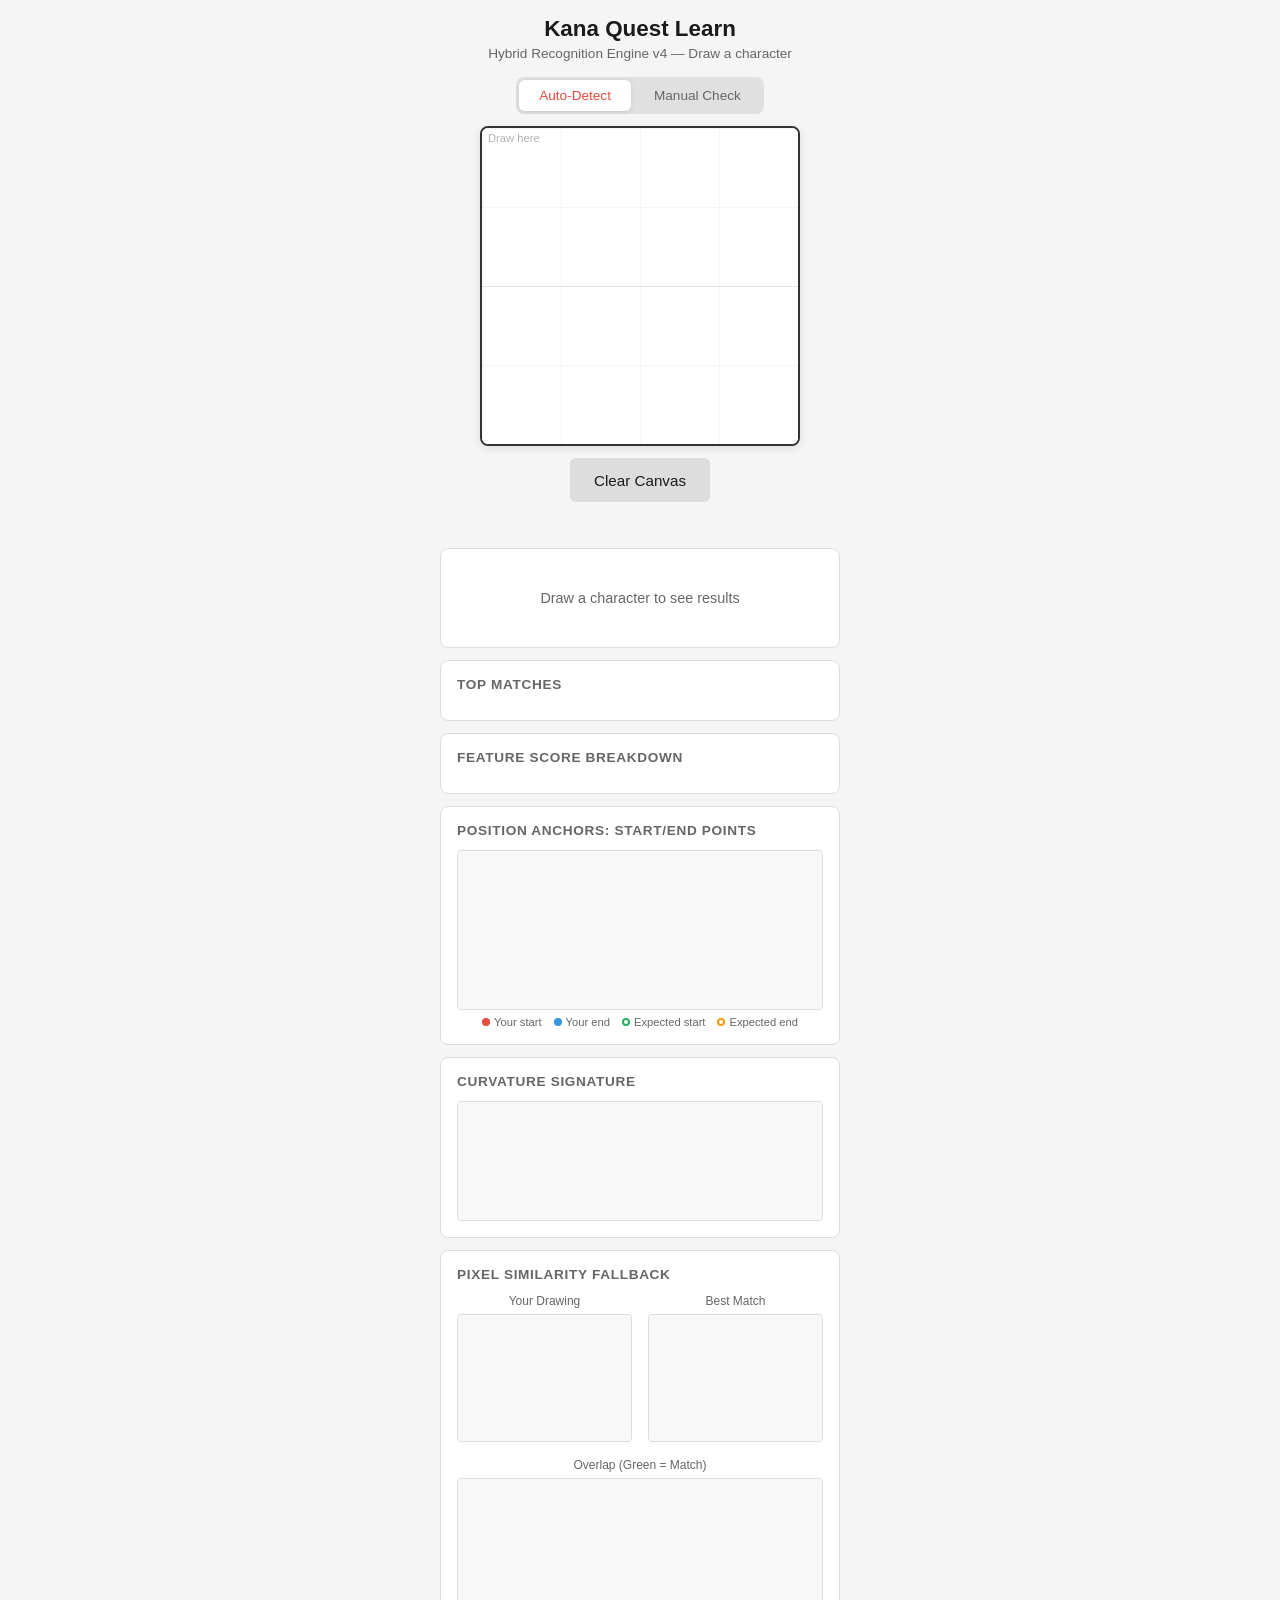
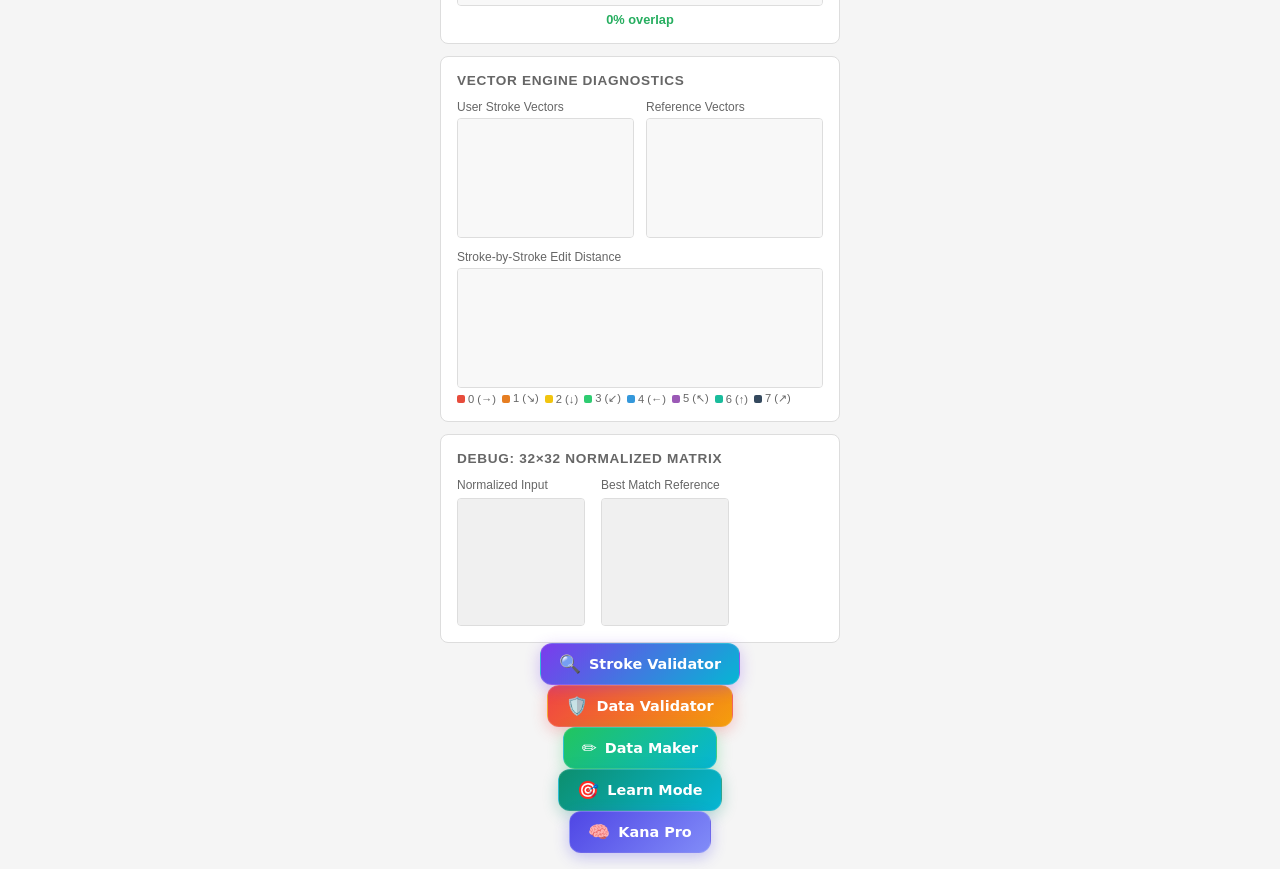
<file: index.html>
<!DOCTYPE html>
<html lang="en">
<head>
    <meta charset="UTF-8">
    <meta name="viewport" content="width=device-width, initial-scale=1.0, maximum-scale=1.0, user-scalable=no">
    <title>Kana Quest Learn — Hybrid Recognition Engine v4</title>
    <style>
        *, *::before, *::after {
            box-sizing: border-box;
            margin: 0;
            padding: 0;
        }

        :root {
            --bg: #f5f5f5;
            --surface: #ffffff;
            --text: #1a1a1a;
            --text-secondary: #666666;
            --accent: #e74c3c;
            --accent-hover: #c0392b;
            --accent-light: #fdf2f2;
            --border: #dddddd;
            --canvas-bg: #ffffff;
            --canvas-border: #333333;
            --match-bar: #e74c3c;
            --match-bar-bg: #eeeeee;
            --warning: #f39c12;
            --success: #27ae60;
            --info: #3498db;
            --toggle-bg: #e0e0e0;
            --toggle-active: #e74c3c;
        }

        body {
            font-family: -apple-system, BlinkMacSystemFont, 'Segoe UI', Roboto, 'Helvetica Neue', Arial, sans-serif;
            background: var(--bg);
            color: var(--text);
            min-height: 100vh;
            display: flex;
            flex-direction: column;
            align-items: center;
            padding: 16px;
            overflow-x: hidden;
            -webkit-tap-highlight-color: transparent;
            overscroll-behavior: none;
        }

        h1 {
            font-size: 1.4rem;
            font-weight: 600;
            margin-bottom: 4px;
            text-align: center;
        }

        .subtitle {
            font-size: 0.85rem;
            color: var(--text-secondary);
            margin-bottom: 16px;
            text-align: center;
        }

        /* ===== MODE TOGGLE ===== */
        .mode-toggle-section {
            width: 100%;
            max-width: 400px;
            margin-bottom: 12px;
            display: flex;
            justify-content: center;
        }

        .mode-toggle {
            display: flex;
            background: var(--toggle-bg);
            border-radius: 8px;
            padding: 3px;
            gap: 3px;
        }

        .mode-btn {
            padding: 8px 20px;
            border: none;
            border-radius: 6px;
            font-size: 0.85rem;
            font-weight: 500;
            cursor: pointer;
            transition: all 0.25s cubic-bezier(0.4, 0, 0.2, 1);
            background: transparent;
            color: var(--text-secondary);
            position: relative;
            z-index: 1;
            -webkit-appearance: none;
            touch-action: manipulation;
        }

        .mode-btn.active {
            background: var(--surface);
            color: var(--accent);
            box-shadow: 0 1px 4px rgba(0,0,0,0.1);
        }

        /* ===== CANVAS ===== */
        .canvas-section {
            width: 100%;
            max-width: 400px;
            display: flex;
            flex-direction: column;
            align-items: center;
            gap: 12px;
        }

        .canvas-wrapper {
            position: relative;
            width: 100%;
            aspect-ratio: 1 / 1;
            max-width: 320px;
            max-height: 320px;
            background: var(--canvas-bg);
            border: 2px solid var(--canvas-border);
            border-radius: 8px;
            overflow: hidden;
            touch-action: none;
            cursor: crosshair;
            box-shadow: 0 2px 8px rgba(0,0,0,0.1);
            user-select: none;
            -webkit-user-select: none;
        }

        canvas {
            display: block;
            width: 100%;
            height: 100%;
            touch-action: none;
        }

        .canvas-wrapper::before {
            content: '';
            position: absolute;
            top: 0; left: 0; right: 0; bottom: 0;
            pointer-events: none;
            background-image:
                linear-gradient(to right, rgba(0,0,0,0.04) 1px, transparent 1px),
                linear-gradient(to bottom, rgba(0,0,0,0.04) 1px, transparent 1px);
            background-size: 25% 25%;
            z-index: 1;
        }

        .canvas-wrapper::after {
            content: '';
            position: absolute;
            top: 50%; left: 0; right: 0;
            height: 1px;
            background: rgba(0,0,0,0.06);
            pointer-events: none;
            z-index: 1;
        }

        .guide-label {
            position: absolute;
            top: 4px; left: 6px;
            font-size: 0.7rem;
            color: var(--text-secondary);
            opacity: 0.5;
            pointer-events: none;
            z-index: 2;
        }

        /* ===== LIVE FEEDBACK OVERLAY ===== */
        .live-feedback-overlay {
            position: absolute;
            top: 4px; right: 6px;
            background: rgba(255,255,255,0.92);
            border: 1px solid var(--border);
            border-radius: 6px;
            padding: 6px 10px;
            font-size: 0.75rem;
            z-index: 3;
            pointer-events: none;
            opacity: 0;
            transition: opacity 0.2s ease;
            max-width: 140px;
        }

        .live-feedback-overlay.active {
            opacity: 1;
        }

        .live-feedback-title {
            font-weight: 600;
            color: var(--text-secondary);
            margin-bottom: 3px;
            font-size: 0.7rem;
            text-transform: uppercase;
            letter-spacing: 0.03em;
        }

        .live-guess-item {
            display: flex;
            align-items: center;
            gap: 6px;
            padding: 1px 0;
        }

        .live-guess-char {
            font-size: 1rem;
            font-family: 'Noto Sans JP', sans-serif;
            width: 20px;
            text-align: center;
        }

        .live-guess-bar {
            flex: 1;
            height: 4px;
            background: var(--match-bar-bg);
            border-radius: 2px;
            overflow: hidden;
        }

        .live-guess-bar-fill {
            height: 100%;
            background: var(--accent);
            border-radius: 2px;
            transition: width 0.2s ease;
        }

        .live-guess-pct {
            font-size: 0.65rem;
            color: var(--text-secondary);
            width: 26px;
            text-align: right;
        }

        /* ===== CONTROLS ===== */
        .controls {
            display: flex;
            gap: 12px;
            width: 100%;
            justify-content: center;
            min-height: 44px;
        }

        .btn {
            padding: 10px 24px;
            border: none;
            border-radius: 6px;
            font-size: 0.95rem;
            font-weight: 500;
            cursor: pointer;
            transition: all 0.2s cubic-bezier(0.4, 0, 0.2, 1);
            -webkit-appearance: none;
            touch-action: manipulation;
            opacity: 1;
            transform: scale(1);
        }

        .btn.hidden {
            opacity: 0;
            transform: scale(0.9);
            pointer-events: none;
            position: absolute;
        }

        .btn-primary {
            background: var(--accent);
            color: white;
        }

        .btn-primary:hover { background: var(--accent-hover); }
        .btn-primary:active { transform: scale(0.96); }

        .btn-secondary {
            background: var(--border);
            color: var(--text);
        }

        .btn-secondary:hover { background: #cccccc; }
        .btn-secondary:active { transform: scale(0.96); }

        .btn-success {
            background: var(--success);
            color: white;
        }

        .btn-success:hover { background: #219a52; }

        .btn-small {
            padding: 6px 14px;
            font-size: 0.8rem;
        }

        /* ===== LISTENING BADGE ===== */
        .listening-badge {
            font-size: 0.75rem;
            color: var(--text-secondary);
            display: flex;
            align-items: center;
            justify-content: center;
            gap: 6px;
            margin-top: 4px;
            transition: opacity 0.2s ease;
        }

        .status-indicator {
            display: inline-block;
            width: 8px;
            height: 8px;
            border-radius: 50%;
        }

        .status-listening { background: #e74c3c; animation: pulse 1s infinite; }

        @keyframes pulse {
            0%, 100% { opacity: 1; }
            50% { opacity: 0.4; }
        }

        /* ===== RESULT SECTION ===== */
        .result-section {
            width: 100%;
            max-width: 400px;
            margin-top: 16px;
            padding: 16px;
            background: var(--surface);
            border-radius: 8px;
            border: 1px solid var(--border);
            text-align: center;
            min-height: 100px;
            display: flex;
            flex-direction: column;
            align-items: center;
            justify-content: center;
            gap: 8px;
        }

        .result-placeholder {
            color: var(--text-secondary);
            font-size: 0.9rem;
        }

        .top-match {
            display: none;
            flex-direction: column;
            align-items: center;
            gap: 6px;
            width: 100%;
            animation: fadeIn 0.2s ease;
        }

        .top-match.active { display: flex; }

        @keyframes fadeIn {
            from { opacity: 0; transform: translateY(4px); }
            to { opacity: 1; transform: translateY(0); }
        }

        .match-char {
            font-size: 4rem;
            line-height: 1;
            font-family: 'Noto Sans JP', 'Hiragino Sans', 'Yu Gothic', sans-serif;
        }

        .match-info {
            display: flex;
            align-items: center;
            gap: 12px;
            flex-wrap: wrap;
            justify-content: center;
        }

        .match-name { font-size: 1rem; font-weight: 500; }

        .match-reading {
            font-size: 0.9rem;
            color: var(--text-secondary);
            background: var(--bg);
            padding: 2px 10px;
            border-radius: 12px;
        }

        .btn-speak {
            background: none;
            border: 1px solid var(--border);
            border-radius: 50%;
            width: 36px;
            height: 36px;
            display: flex;
            align-items: center;
            justify-content: center;
            cursor: pointer;
            font-size: 1rem;
            transition: all 0.15s ease;
            touch-action: manipulation;
        }

        .btn-speak:hover {
            background: var(--bg);
            border-color: var(--accent);
        }

        .match-confidence {
            font-size: 0.85rem;
            color: var(--text-secondary);
        }

        .match-confidence strong { color: var(--accent); }

        .stroke-meta {
            font-size: 0.75rem;
            color: var(--text-secondary);
            margin-top: 2px;
        }

        .stroke-meta .mismatch { color: var(--warning); }

        /* ===== CORRECTION BAR ===== */
        .correction-bar {
            display: none;
            flex-direction: column;
            gap: 8px;
            width: 100%;
            padding-top: 8px;
            border-top: 1px solid var(--border);
            margin-top: 4px;
        }

        .correction-bar.active { display: flex; }

        .correction-label {
            font-size: 0.8rem;
            color: var(--text-secondary);
        }

        .correction-grid {
            display: flex;
            flex-wrap: wrap;
            gap: 6px;
            justify-content: center;
        }

        .correction-btn {
            width: 40px;
            height: 40px;
            border: 1px solid var(--border);
            border-radius: 6px;
            background: var(--surface);
            font-size: 1.4rem;
            font-family: 'Noto Sans JP', sans-serif;
            cursor: pointer;
            transition: all 0.15s ease;
            display: flex;
            align-items: center;
            justify-content: center;
        }

        .correction-btn:hover {
            border-color: var(--accent);
            background: var(--accent-light);
        }

        .correction-btn:active { transform: scale(0.95); }

        /* ===== STATS SECTION ===== */
        .stats-section {
            width: 100%;
            max-width: 400px;
            margin-top: 12px;
            padding: 16px;
            background: var(--surface);
            border-radius: 8px;
            border: 1px solid var(--border);
        }

        .stats-title {
            font-size: 0.85rem;
            font-weight: 600;
            color: var(--text-secondary);
            text-transform: uppercase;
            letter-spacing: 0.05em;
            margin-bottom: 12px;
        }

        .stats-list {
            display: flex;
            flex-direction: column;
            gap: 8px;
        }

        .stat-item {
            display: flex;
            align-items: center;
            gap: 10px;
            animation: fadeIn 0.2s ease;
        }

        .stat-char {
            width: 32px;
            text-align: center;
            font-size: 1.4rem;
            font-family: 'Noto Sans JP', sans-serif;
            flex-shrink: 0;
        }

        .stat-bar-wrapper {
            flex: 1;
            height: 24px;
            background: var(--match-bar-bg);
            border-radius: 4px;
            overflow: hidden;
            position: relative;
        }

        .stat-bar {
            height: 100%;
            background: var(--match-bar);
            border-radius: 4px;
            transition: width 0.4s cubic-bezier(0.4, 0, 0.2, 1);
            min-width: 2px;
        }

        .stat-percent {
            position: absolute;
            right: 6px;
            top: 50%;
            transform: translateY(-50%);
            font-size: 0.75rem;
            font-weight: 600;
            color: var(--text);
        }

        .stat-reading {
            font-size: 0.75rem;
            color: var(--text-secondary);
            width: 50px;
            text-align: right;
            flex-shrink: 0;
        }

        /* ===== FEATURE SCORE BREAKDOWN ===== */
        .feature-section {
            width: 100%;
            max-width: 400px;
            margin-top: 12px;
            padding: 16px;
            background: var(--surface);
            border-radius: 8px;
            border: 1px solid var(--border);
        }

        .feature-grid {
            display: grid;
            grid-template-columns: repeat(2, 1fr);
            gap: 10px;
        }

        .feature-item {
            display: flex;
            flex-direction: column;
            gap: 4px;
        }

        .feature-label {
            font-size: 0.75rem;
            color: var(--text-secondary);
            display: flex;
            justify-content: space-between;
        }

        .feature-score {
            font-weight: 600;
            color: var(--text);
        }

        .feature-bar {
            height: 6px;
            background: var(--match-bar-bg);
            border-radius: 3px;
            overflow: hidden;
        }

        .feature-bar-fill {
            height: 100%;
            border-radius: 3px;
            transition: width 0.4s ease;
        }

        .feature-bar-fill.good { background: var(--success); }
        .feature-bar-fill.ok { background: var(--warning); }
        .feature-bar-fill.bad { background: var(--accent); }

        /* ===== POSITION ANCHOR DEBUG ===== */
        .position-section {
            width: 100%;
            max-width: 400px;
            margin-top: 12px;
            padding: 16px;
            background: var(--surface);
            border-radius: 8px;
            border: 1px solid var(--border);
        }

        .position-canvas {
            border: 1px solid var(--border);
            border-radius: 4px;
            width: 100%;
            height: 160px;
            background: #f8f8f8;
        }

        .position-legend {
            display: flex;
            gap: 12px;
            font-size: 0.7rem;
            color: var(--text-secondary);
            margin-top: 6px;
            justify-content: center;
        }

        .position-legend span {
            display: inline-flex;
            align-items: center;
            gap: 4px;
        }

        .legend-dot {
            width: 8px;
            height: 8px;
            border-radius: 50%;
            display: inline-block;
        }

        /* ===== CURVATURE DEBUG ===== */
        .curvature-section {
            width: 100%;
            max-width: 400px;
            margin-top: 12px;
            padding: 16px;
            background: var(--surface);
            border-radius: 8px;
            border: 1px solid var(--border);
        }

        .curvature-canvas {
            border: 1px solid var(--border);
            border-radius: 4px;
            width: 100%;
            height: 120px;
            background: #f8f8f8;
        }

        /* ===== PIXEL OVERLAY DEBUG ===== */
        .pixel-section {
            width: 100%;
            max-width: 400px;
            margin-top: 12px;
            padding: 16px;
            background: var(--surface);
            border-radius: 8px;
            border: 1px solid var(--border);
        }

        .pixel-grid-container {
            display: flex;
            gap: 16px;
            align-items: flex-start;
            flex-wrap: wrap;
        }

        .pixel-panel {
            display: flex;
            flex-direction: column;
            gap: 6px;
            flex: 1;
            min-width: 120px;
        }

        .pixel-canvas {
            border: 1px solid var(--border);
            border-radius: 4px;
            image-rendering: pixelated;
            width: 100%;
            height: 128px;
            background: #f8f8f8;
        }

        .pixel-label {
            font-size: 0.75rem;
            color: var(--text-secondary);
            text-align: center;
        }

        .pixel-score {
            font-size: 0.8rem;
            font-weight: 600;
            color: var(--success);
            text-align: center;
        }

        /* ===== VECTOR DEBUG (legacy) ===== */
        .vector-debug-section {
            width: 100%;
            max-width: 400px;
            margin-top: 12px;
            padding: 16px;
            background: var(--surface);
            border-radius: 8px;
            border: 1px solid var(--border);
        }

        .vector-debug-grid {
            display: grid;
            grid-template-columns: repeat(2, 1fr);
            gap: 12px;
        }

        .vector-debug-item {
            display: flex;
            flex-direction: column;
            gap: 4px;
        }

        .vector-debug-item.full-width { grid-column: 1 / -1; }

        .vector-debug-canvas {
            border: 1px solid var(--border);
            border-radius: 4px;
            image-rendering: pixelated;
            width: 100%;
            height: 120px;
            background: #f8f8f8;
        }

        .vector-legend {
            display: flex;
            flex-wrap: wrap;
            gap: 6px;
            font-size: 0.7rem;
            color: var(--text-secondary);
            margin-top: 4px;
        }

        .vector-legend span {
            display: inline-flex;
            align-items: center;
            gap: 3px;
        }

        .v-legend-dot {
            width: 8px;
            height: 8px;
            border-radius: 2px;
            display: inline-block;
        }

        /* ===== DEBUG MATRIX (legacy) ===== */
        .debug-section {
            width: 100%;
            max-width: 400px;
            margin-top: 12px;
            padding: 16px;
            background: var(--surface);
            border-radius: 8px;
            border: 1px solid var(--border);
        }

        .debug-grid-container {
            display: flex;
            gap: 16px;
            align-items: flex-start;
            flex-wrap: wrap;
        }

        .debug-panel {
            display: flex;
            flex-direction: column;
            gap: 6px;
        }

        .debug-label {
            font-size: 0.75rem;
            color: var(--text-secondary);
        }

        .debug-canvas {
            border: 1px solid var(--border);
            border-radius: 4px;
            image-rendering: pixelated;
            width: 128px;
            height: 128px;
            background: #f8f8f8;
        }

        /* ===== LEARNED CHARACTERS BADGE ===== */
        .learned-badge {
            display: inline-flex;
            align-items: center;
            gap: 4px;
            background: var(--success);
            color: white;
            font-size: 0.65rem;
            padding: 2px 6px;
            border-radius: 4px;
            margin-left: 4px;
        }

        /* ===== RESPONSIVE ===== */
        @media (max-width: 480px) {
            body { padding: 12px; }
            h1 { font-size: 1.2rem; }
            .canvas-wrapper { max-width: 280px; max-height: 280px; }
            .debug-canvas { width: 96px; height: 96px; }
            .mode-btn { padding: 7px 14px; font-size: 0.8rem; }
            .feature-grid { grid-template-columns: 1fr; }
        }
    </style>
<base target="_blank">
<base target="_blank">
</head>
<body>
    <h1>Kana Quest Learn</h1>
    <p class="subtitle">Hybrid Recognition Engine v4 — Draw a character</p>

    <div class="mode-toggle-section">
        <div class="mode-toggle" id="modeToggle">
            <button class="mode-btn active" data-mode="auto" id="modeAuto">Auto-Detect</button>
            <button class="mode-btn" data-mode="manual" id="modeManual">Manual Check</button>
        </div>
    </div>

    <section class="canvas-section">
        <div class="canvas-wrapper" id="canvasWrapper">
            <span class="guide-label">Draw here</span>
            <div class="live-feedback-overlay" id="liveFeedback">
                <div class="live-feedback-title">Live Guess</div>
                <div id="liveGuessList"></div>
            </div>
            <canvas id="drawCanvas"></canvas>
        </div>
        <div class="controls" id="controlsContainer">
            <button class="btn btn-primary hidden" id="checkBtn">Check Character</button>
            <button class="btn btn-secondary" id="resetBtn">Clear Canvas</button>
        </div>
        <div class="listening-badge" id="listeningBadge" style="opacity:0;">
            <span class="status-indicator status-listening"></span>
            <span>Analyzing...</span>
        </div>
    </section>

    <section class="result-section" id="resultSection">
        <div class="result-placeholder" id="resultPlaceholder">Draw a character to see results</div>
        <div class="top-match" id="topMatch">
            <div class="match-char" id="matchChar">あ</div>
            <div class="match-info">
                <span class="match-name" id="matchName">Hiragana A</span>
                <span class="match-reading" id="matchReading">a</span>
                <button class="btn-speak" id="speakBtn" title="Listen to pronunciation">🔊</button>
            </div>
            <div class="match-confidence">Confidence: <strong id="matchConfidence">0%</strong></div>
            <div class="stroke-meta" id="strokeMeta"></div>
            <div class="correction-bar" id="correctionBar">
                <div class="correction-label">Not right? Tap the correct character to teach me:</div>
                <div class="correction-grid" id="correctionGrid"></div>
            </div>
        </div>
    </section>

    <section class="stats-section" id="statsSection">
        <div class="stats-title">Top Matches</div>
        <div class="stats-list" id="statsList"></div>
    </section>

    <section class="feature-section" id="featureSection">
        <div class="stats-title">Feature Score Breakdown</div>
        <div class="feature-grid" id="featureGrid"></div>
    </section>

    <section class="position-section" id="positionSection">
        <div class="stats-title">Position Anchors: Start/End Points</div>
        <canvas id="positionCanvas" class="position-canvas" width="400" height="160"></canvas>
        <div class="position-legend">
            <span><span class="legend-dot" style="background:#e74c3c"></span> Your start</span>
            <span><span class="legend-dot" style="background:#3498db"></span> Your end</span>
            <span><span class="legend-dot" style="background:#27ae60;border:2px solid #27ae60;background:transparent"></span> Expected start</span>
            <span><span class="legend-dot" style="background:#f39c12;border:2px solid #f39c12;background:transparent"></span> Expected end</span>
        </div>
    </section>

    <section class="curvature-section" id="curvatureSection">
        <div class="stats-title">Curvature Signature</div>
        <canvas id="curvatureCanvas" class="curvature-canvas" width="400" height="120"></canvas>
    </section>

    <section class="pixel-section" id="pixelSection">
        <div class="stats-title">Pixel Similarity Fallback</div>
        <div class="pixel-grid-container">
            <div class="pixel-panel">
                <div class="pixel-label">Your Drawing</div>
                <canvas id="pixelUserCanvas" class="pixel-canvas" width="128" height="128"></canvas>
            </div>
            <div class="pixel-panel">
                <div class="pixel-label">Best Match</div>
                <canvas id="pixelMatchCanvas" class="pixel-canvas" width="128" height="128"></canvas>
            </div>
            <div class="pixel-panel">
                <div class="pixel-label">Overlap (Green = Match)</div>
                <canvas id="pixelOverlapCanvas" class="pixel-canvas" width="128" height="128"></canvas>
                <div class="pixel-score" id="pixelScore">0% overlap</div>
            </div>
        </div>
    </section>

    <section class="vector-debug-section" id="vectorDebugSection">
        <div class="stats-title">Vector Engine Diagnostics</div>
        <div class="vector-debug-grid">
            <div class="vector-debug-item">
                <div class="debug-label">User Stroke Vectors</div>
                <canvas id="vectorUserCanvas" class="vector-debug-canvas" width="300" height="120"></canvas>
            </div>
            <div class="vector-debug-item">
                <div class="debug-label">Reference Vectors</div>
                <canvas id="vectorRefCanvas" class="vector-debug-canvas" width="300" height="120"></canvas>
            </div>
            <div class="vector-debug-item full-width">
                <div class="debug-label">Stroke-by-Stroke Edit Distance</div>
                <canvas id="vectorCompareCanvas" class="vector-debug-canvas" width="300" height="120"></canvas>
            </div>
        </div>
        <div class="vector-legend" id="vectorLegend">
            <span><span class="v-legend-dot" style="background:#e74c3c"></span> 0 (→)</span>
            <span><span class="v-legend-dot" style="background:#e67e22"></span> 1 (↘)</span>
            <span><span class="v-legend-dot" style="background:#f1c40f"></span> 2 (↓)</span>
            <span><span class="v-legend-dot" style="background:#2ecc71"></span> 3 (↙)</span>
            <span><span class="v-legend-dot" style="background:#3498db"></span> 4 (←)</span>
            <span><span class="v-legend-dot" style="background:#9b59b6"></span> 5 (↖)</span>
            <span><span class="v-legend-dot" style="background:#1abc9c"></span> 6 (↑)</span>
            <span><span class="v-legend-dot" style="background:#34495e"></span> 7 (↗)</span>
        </div>
    </section>

    <section class="debug-section" id="debugSection">
        <div class="stats-title">Debug: 32×32 Normalized Matrix</div>
        <div class="debug-grid-container">
            <div class="debug-panel">
                <div class="debug-label">Normalized Input</div>
                <canvas id="debugCanvas" class="debug-canvas" width="128" height="128"></canvas>
            </div>
            <div class="debug-panel">
                <div class="debug-label">Best Match Reference</div>
                <canvas id="debugMatchCanvas" class="debug-canvas" width="128" height="128"></canvas>
            </div>
        </div>
    </section>
    <a href="validate.html" style="
  display:inline-flex;
  align-items:center;
  gap:8px;
  background:linear-gradient(135deg,#7c3aed,#06b6d4);
  color:#fff;
  text-decoration:none;
  padding:10px 18px;
  border-radius:12px;
  font-family:'Segoe UI',system-ui,sans-serif;
  font-size:0.9rem;
  font-weight:600;
  border:1px solid rgba(255,255,255,0.15);
  box-shadow:0 4px 15px rgba(124,58,237,0.3);
  transition:all 0.2s ease;
  cursor:pointer;
  position:relative;
  overflow:hidden;
" onmouseover="this.style.transform='translateY(-2px)';this.style.boxShadow='0 6px 20px rgba(124,58,237,0.4)'" 
   onmouseout="this.style.transform='translateY(0)';this.style.boxShadow='0 4px 15px rgba(124,58,237,0.3)'"
   onmousedown="this.style.transform='scale(0.97)'"
   onmouseup="this.style.transform='scale(1)'">
  <span style="font-size:1.1rem;">🔍</span>
  <span>Stroke Validator</span>
</a>
<a href="validate-data.html" style="
  display:inline-flex;
  align-items:center;
  gap:8px;
  background:linear-gradient(135deg,#ef4444,#f59e0b);
  color:#fff;
  text-decoration:none;
  padding:10px 18px;
  border-radius:12px;
  font-family:'Segoe UI',system-ui,sans-serif;
  font-size:0.9rem;
  font-weight:600;
  border:1px solid rgba(255,255,255,0.15);
  box-shadow:0 4px 15px rgba(239,68,68,0.3);
  transition:all 0.2s ease;
  cursor:pointer;
" onmouseover="this.style.transform='translateY(-2px)';this.style.boxShadow='0 6px 20px rgba(239,68,68,0.4)'" 
   onmouseout="this.style.transform='translateY(0)';this.style.boxShadow='0 4px 15px rgba(239,68,68,0.3)'"
   onmousedown="this.style.transform='scale(0.97)'"
   onmouseup="this.style.transform='scale(1)'">
  <span style="font-size:1.1rem;">🛡️</span>
  <span>Data Validator</span>
</a>
<a href="data-maker.html" style="
  display:inline-flex;
  align-items:center;
  gap:8px;
  background:linear-gradient(135deg,#22c55e,#06b6d4);
  color:#fff;
  text-decoration:none;
  padding:10px 18px;
  border-radius:12px;
  font-family:'Segoe UI',system-ui,sans-serif;
  font-size:0.9rem;
  font-weight:600;
  border:1px solid rgba(255,255,255,0.15);
  box-shadow:0 4px 15px rgba(34,197,94,0.3);
  transition:all 0.2s ease;
  cursor:pointer;
" onmouseover="this.style.transform='translateY(-2px)';this.style.boxShadow='0 6px 20px rgba(34,197,94,0.4)'" 
   onmouseout="this.style.transform='translateY(0)';this.style.boxShadow='0 4px 15px rgba(34,197,94,0.3)'"
   onmousedown="this.style.transform='scale(0.97)'"
   onmouseup="this.style.transform='scale(1)'">
  <span style="font-size:1.1rem;">✏️</span>
  <span>Data Maker</span>
</a>
<a href="learn.html" style="
  display:inline-flex;
  align-items:center;
  gap:8px;
  background:linear-gradient(135deg,#0d8f6e,#06b6d4);
  color:#fff;
  text-decoration:none;
  padding:10px 18px;
  border-radius:12px;
  font-family:'Segoe UI',system-ui,sans-serif;
  font-size:0.9rem;
  font-weight:600;
  border:1px solid rgba(255,255,255,0.15);
  box-shadow:0 4px 15px rgba(13,143,110,0.3);
  transition:all 0.2s ease;
  cursor:pointer;
" onmouseover="this.style.transform='translateY(-2px)';this.style.boxShadow='0 6px 20px rgba(13,143,110,0.4)'" 
   onmouseout="this.style.transform='translateY(0)';this.style.boxShadow='0 4px 15px rgba(13,143,110,0.3)'"
   onmousedown="this.style.transform='scale(0.97)'"
   onmouseup="this.style.transform='scale(1)'">
  <span style="font-size:1.1rem;">🎯</span>
  <span>Learn Mode</span>
</a>
<a href="kana-pro.html" style="
  display:inline-flex;
  align-items:center;
  gap:8px;
  background:linear-gradient(135deg,#4f46e5,#818cf8);
  color:#fff;
  text-decoration:none;
  padding:10px 18px;
  border-radius:12px;
  font-family:'Segoe UI',system-ui,sans-serif;
  font-size:0.9rem;
  font-weight:600;
  border:1px solid rgba(255,255,255,0.15);
  box-shadow:0 4px 15px rgba(79,70,229,0.3);
  transition:all 0.2s ease;
  cursor:pointer;
" onmouseover="this.style.transform='translateY(-2px)';this.style.boxShadow='0 6px 20px rgba(79,70,229,0.4)'" 
   onmouseout="this.style.transform='translateY(0)';this.style.boxShadow='0 4px 15px rgba(79,70,229,0.3)'"
   onmousedown="this.style.transform='scale(0.97)'"
   onmouseup="this.style.transform='scale(1)'">
  <span style="font-size:1.1rem;">🧠</span>
  <span>Kana Pro</span>
</a>
    <script src="data.js"></script>
    <script src="script.js"></script>
</body>
</html>
</file>
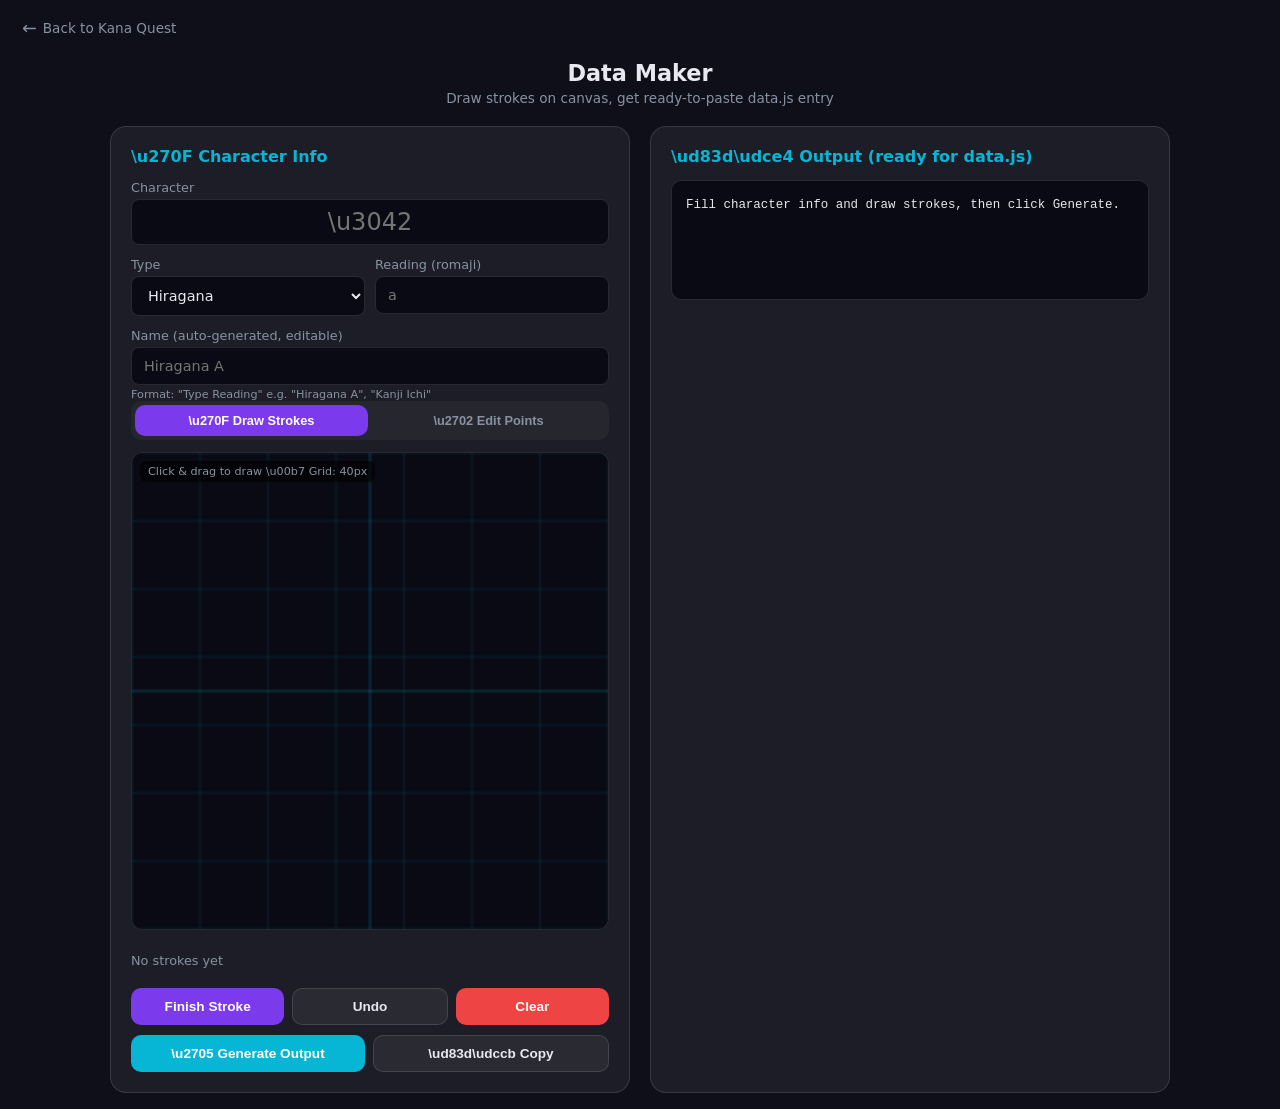
<file: data-maker.html>
<!DOCTYPE html>
<html lang="en">
<head>
<meta charset="UTF-8">
<meta name="viewport" content="width=device-width, initial-scale=1.0">
<title>Kana Quest — Data Maker</title>
<style>
  :root {
    --bg: #0f0f1a;
    --panel: rgba(255,255,255,0.06);
    --panel2: rgba(255,255,255,0.04);
    --border: rgba(255,255,255,0.12);
    --text: #e8e8f0;
    --muted: #8892a0;
    --accent: #7c3aed;
    --accent2: #06b6d4;
    --ok: #22c55e;
    --warn: #f59e0b;
    --err: #ef4444;
  }
  * { box-sizing: border-box; margin: 0; padding: 0; }
  body {
    background: var(--bg);
    color: var(--text);
    font-family: 'Segoe UI', system-ui, sans-serif;
    min-height: 100vh;
    padding: 16px;
    padding-top: 60px;
  }
  h1 { font-size: 1.4rem; margin-bottom: 4px; text-align: center; }
  .subtitle { color: var(--muted); font-size: 0.85rem; margin-bottom: 20px; text-align: center; }
  .wrap { max-width: 1100px; margin: 0 auto; display: flex; gap: 20px; flex-wrap: wrap; justify-content: center; }
  .panel {
    background: var(--panel);
    border: 1px solid var(--border);
    border-radius: 16px;
    padding: 20px;
    flex: 1;
    min-width: 320px;
    max-width: 520px;
  }
  .panel h2 { font-size: 1rem; margin-bottom: 14px; color: var(--accent2); display: flex; align-items: center; gap: 8px; }
  label { display: block; font-size: 0.8rem; color: var(--muted); margin-bottom: 4px; margin-top: 12px; }
  input, select, textarea {
    width: 100%;
    background: #0a0a14;
    border: 1px solid var(--border);
    border-radius: 8px;
    color: var(--text);
    padding: 10px 12px;
    font-size: 0.9rem;
    font-family: inherit;
    outline: none;
    transition: border-color .2s;
  }
  input:focus, select:focus, textarea:focus { border-color: var(--accent); }
  .char-input { font-size: 1.5rem; text-align: center; padding: 8px; }
  .row { display: flex; gap: 10px; }
  .row > * { flex: 1; }
  .hint { font-size: 0.7rem; color: var(--muted); margin-top: 3px; }

  .canvas-wrap {
    position: relative;
    background: #0a0a14;
    border-radius: 12px;
    border: 1px solid var(--border);
    overflow: hidden;
    margin: 12px 0;
  }
  canvas { display: block; width: 100%; height: auto; aspect-ratio: 1; cursor: crosshair; touch-action: none; }
  .canvas-overlay {
    position: absolute;
    top: 8px; left: 8px;
    font-size: 0.7rem;
    color: var(--muted);
    background: rgba(0,0,0,0.6);
    padding: 4px 8px;
    border-radius: 6px;
    pointer-events: none;
  }

  .stroke-bar {
    display: flex;
    gap: 6px;
    flex-wrap: wrap;
    margin: 10px 0;
    min-height: 36px;
    align-items: center;
  }
  .stroke-pill {
    background: var(--panel2);
    border: 1px solid var(--border);
    color: var(--text);
    padding: 6px 12px;
    border-radius: 20px;
    font-size: 0.8rem;
    cursor: pointer;
    transition: all .2s;
    display: flex;
    align-items: center;
    gap: 6px;
  }
  .stroke-pill:hover { border-color: var(--accent); }
  .stroke-pill.active { background: var(--accent); border-color: var(--accent); }
  .stroke-pill .del { color: var(--err); font-weight: bold; margin-left: 4px; }
  .stroke-pill .del:hover { color: #ff6b6b; }

  .btn-group {
    display: flex;
    gap: 8px;
    flex-wrap: wrap;
    margin-top: 10px;
  }
  button {
    background: var(--accent);
    color: #fff;
    border: none;
    padding: 10px 16px;
    border-radius: 10px;
    cursor: pointer;
    font-size: 0.85rem;
    font-weight: 600;
    transition: opacity .2s;
    flex: 1;
    min-width: 100px;
  }
  button:hover { opacity: .85; }
  button.secondary { background: var(--panel); border: 1px solid var(--border); color: var(--text); }
  button.accent2 { background: var(--accent2); }
  button.danger { background: var(--err); }
  button:disabled { opacity: 0.4; cursor: not-allowed; }

  .output-box {
    background: #0a0a14;
    border: 1px solid var(--border);
    border-radius: 10px;
    padding: 14px;
    font-family: 'Fira Code', monospace;
    font-size: 0.78rem;
    line-height: 1.7;
    color: var(--text);
    white-space: pre-wrap;
    word-break: break-all;
    min-height: 120px;
    margin-top: 10px;
  }
  .output-box .key { color: #c084fc; }
  .output-box .str { color: #86efac; }
  .output-box .num { color: #fbbf24; }
  .output-box .bracket { color: var(--muted); }

  .toast {
    position: fixed;
    bottom: 20px; left: 50%;
    transform: translateX(-50%);
    background: var(--ok);
    color: #fff;
    padding: 10px 24px;
    border-radius: 10px;
    font-size: 0.85rem;
    font-weight: 600;
    opacity: 0;
    transition: opacity .3s;
    pointer-events: none;
    z-index: 100;
  }
  .toast.show { opacity: 1; }

  .back-link {
    position: fixed;
    top: 12px; left: 12px;
    color: var(--muted);
    text-decoration: none;
    font-size: 0.85rem;
    display: flex;
    align-items: center;
    gap: 6px;
    z-index: 10;
    background: rgba(15,15,26,0.8);
    padding: 6px 10px;
    border-radius: 8px;
    backdrop-filter: blur(4px);
  }
  .back-link:hover { color: var(--text); }
  .back-link::before { content: "\2190"; font-size: 1.1rem; }

  .mode-toggle {
    display: flex;
    gap: 4px;
    background: var(--panel2);
    border-radius: 10px;
    padding: 4px;
    margin-bottom: 12px;
  }
  .mode-toggle button {
    flex: 1;
    padding: 8px;
    font-size: 0.8rem;
    background: transparent;
    color: var(--muted);
  }
  .mode-toggle button.active { background: var(--accent); color: #fff; }

  @media (max-width: 700px) {
    h1 { font-size: 1.1rem; }
    .subtitle { font-size: 0.75rem; }
    .panel { min-width: 100%; padding: 14px; }
    .row { flex-direction: column; gap: 0; }
  }
</style>
<base target="_blank">
</head>
<body>

<a class="back-link" href="index.html">Back to Kana Quest</a>

<h1>Data Maker</h1>
<div class="subtitle">Draw strokes on canvas, get ready-to-paste data.js entry</div>

<div class="wrap">
  <!-- LEFT: Input Form -->
  <div class="panel">
    <h2>\u270F Character Info</h2>

    <label>Character</label>
    <input type="text" id="charInput" class="char-input" maxlength="1" placeholder="\u3042" oninput="autoName()">

    <div class="row">
      <div>
        <label>Type</label>
        <select id="typeInput" onchange="autoName()">
          <option value="hiragana">Hiragana</option>
          <option value="katakana">Katakana</option>
          <option value="kanji">Kanji</option>
        </select>
      </div>
      <div>
        <label>Reading (romaji)</label>
        <input type="text" id="readingInput" placeholder="a" oninput="autoName()">
      </div>
    </div>

    <label>Name (auto-generated, editable)</label>
    <input type="text" id="nameInput" placeholder="Hiragana A">
    <div class="hint">Format: "Type Reading" e.g. "Hiragana A", "Kanji Ichi"</div>

    <div class="mode-toggle">
      <button class="active" onclick="setMode('draw')" id="btnDraw">\u270F Draw Strokes</button>
      <button onclick="setMode('edit')" id="btnEdit">\u2702 Edit Points</button>
    </div>

    <div class="canvas-wrap">
      <canvas id="drawCanvas" width="280" height="280"></canvas>
      <div class="canvas-overlay">Click & drag to draw \u00b7 Grid: 40px</div>
    </div>

    <div class="stroke-bar" id="strokeBar">
      <span style="color:var(--muted);font-size:0.8rem;">No strokes yet</span>
    </div>

    <div class="btn-group">
      <button onclick="finishStroke()">Finish Stroke</button>
      <button class="secondary" onclick="undoStroke()">Undo</button>
      <button class="danger" onclick="clearAll()">Clear</button>
    </div>

    <div class="btn-group">
      <button class="accent2" onclick="generateOutput()">\u2705 Generate Output</button>
      <button class="secondary" onclick="copyOutput()">\ud83d\udccb Copy</button>
    </div>
  </div>

  <!-- RIGHT: Output -->
  <div class="panel">
    <h2>\ud83d\udce4 Output (ready for data.js)</h2>
    <div class="output-box" id="outputBox">Fill character info and draw strokes, then click Generate.</div>
  </div>
</div>

<div class="toast" id="toast">Copied to clipboard!</div>

<script>
var canvas = document.getElementById('drawCanvas');
var ctx = canvas.getContext('2d');
var W = canvas.width, H = canvas.height;
var strokes = [];        // array of [{x,y}, ...]
var currentStroke = [];    // currently drawing
var isDrawing = false;
var mode = 'draw';       // 'draw' or 'edit'
var selectedStroke = -1;
var draggedPoint = null;

// ---- Canvas Setup ----
function drawGrid() {
  ctx.strokeStyle = 'rgba(6,182,212,0.12)';
  ctx.lineWidth = 1;
  for (var i = 0; i <= W; i += 40) {
    ctx.beginPath(); ctx.moveTo(i, 0); ctx.lineTo(i, H); ctx.stroke();
  }
  for (var i = 0; i <= H; i += 40) {
    ctx.beginPath(); ctx.moveTo(0, i); ctx.lineTo(W, i); ctx.stroke();
  }
  ctx.strokeStyle = 'rgba(6,182,212,0.3)';
  ctx.beginPath(); ctx.moveTo(W/2, 0); ctx.lineTo(W/2, H); ctx.stroke();
  ctx.beginPath(); ctx.moveTo(0, H/2); ctx.lineTo(W, H/2); ctx.stroke();
}

function redraw() {
  ctx.fillStyle = '#0a0a14';
  ctx.fillRect(0, 0, W, H);
  drawGrid();

  // Draw completed strokes
  strokes.forEach(function(stroke, si) {
    if (!stroke.length) return;
    ctx.beginPath();
    ctx.strokeStyle = (si === selectedStroke) ? '#f59e0b' : '#7c3aed';
    ctx.lineWidth = (si === selectedStroke) ? 4 : 3;
    ctx.lineCap = 'round';
    ctx.lineJoin = 'round';
    stroke.forEach(function(p, i) {
      if (i === 0) ctx.moveTo(p.x, p.y);
      else ctx.lineTo(p.x, p.y);
    });
    ctx.stroke();

    // Draw points in edit mode
    if (mode === 'edit') {
      stroke.forEach(function(p, pi) {
        ctx.fillStyle = (si === selectedStroke && pi === draggedPoint) ? '#f59e0b' : '#22c55e';
        ctx.beginPath();
        ctx.arc(p.x, p.y, 4, 0, Math.PI * 2);
        ctx.fill();
      });
    }

    // Start/end dots
    ctx.fillStyle = '#22c55e';
    ctx.beginPath(); ctx.arc(stroke[0].x, stroke[0].y, 3, 0, Math.PI*2); ctx.fill();
    ctx.fillStyle = '#ef4444';
    ctx.beginPath(); ctx.arc(stroke[stroke.length-1].x, stroke[stroke.length-1].y, 3, 0, Math.PI*2); ctx.fill();

    // Number
    ctx.fillStyle = '#fff';
    ctx.font = 'bold 11px sans-serif';
    ctx.textAlign = 'center';
    ctx.fillText(si + 1, stroke[0].x, stroke[0].y - 8);
  });

  // Draw current stroke
  if (currentStroke.length > 0) {
    ctx.beginPath();
    ctx.strokeStyle = '#06b6d4';
    ctx.lineWidth = 3;
    ctx.lineCap = 'round';
    currentStroke.forEach(function(p, i) {
      if (i === 0) ctx.moveTo(p.x, p.y);
      else ctx.lineTo(p.x, p.y);
    });
    ctx.stroke();
  }
}

// ---- Input Handling ----
function getPos(e) {
  var rect = canvas.getBoundingClientRect();
  var clientX = e.touches ? e.touches[0].clientX : e.clientX;
  var clientY = e.touches ? e.touches[0].clientY : e.clientY;
  var scaleX = W / rect.width;
  var scaleY = H / rect.height;
  return {
    x: Math.round((clientX - rect.left) * scaleX),
    y: Math.round((clientY - rect.top) * scaleY)
  };
}

function dist(a, b) {
  return Math.sqrt((a.x - b.x)**2 + (a.y - b.y)**2);
}

canvas.addEventListener('mousedown', startDraw);
canvas.addEventListener('mousemove', moveDraw);
canvas.addEventListener('mouseup', endDraw);
canvas.addEventListener('mouseleave', endDraw);
canvas.addEventListener('touchstart', function(e) { e.preventDefault(); startDraw(e); }, {passive: false});
canvas.addEventListener('touchmove', function(e) { e.preventDefault(); moveDraw(e); }, {passive: false});
canvas.addEventListener('touchend', function(e) { e.preventDefault(); endDraw(e); });

function startDraw(e) {
  var pos = getPos(e);

  if (mode === 'edit') {
    // Check if clicking near a point
    for (var si = 0; si < strokes.length; si++) {
      for (var pi = 0; pi < strokes[si].length; pi++) {
        if (dist(pos, strokes[si][pi]) < 10) {
          selectedStroke = si;
          draggedPoint = pi;
          redraw();
          updateStrokeBar();
          return;
        }
      }
    }
    // Check if clicking near a stroke to select it
    for (var si = 0; si < strokes.length; si++) {
      for (var pi = 1; pi < strokes[si].length; pi++) {
        var d = pointToLineDist(pos, strokes[si][pi-1], strokes[si][pi]);
        if (d < 8) {
          selectedStroke = si;
          draggedPoint = null;
          redraw();
          updateStrokeBar();
          return;
        }
      }
    }
    return;
  }

  isDrawing = true;
  currentStroke = [pos];
  redraw();
}

function moveDraw(e) {
  if (!isDrawing && draggedPoint === null) return;
  var pos = getPos(e);

  if (mode === 'edit' && draggedPoint !== null && selectedStroke >= 0) {
    strokes[selectedStroke][draggedPoint] = pos;
    redraw();
    return;
  }

  if (!isDrawing) return;

  // Only add point if far enough from last (smoothing)
  var last = currentStroke[currentStroke.length - 1];
  if (dist(pos, last) > 3) {
    currentStroke.push(pos);
    redraw();
  }
}

function endDraw(e) {
  if (draggedPoint !== null) {
    draggedPoint = null;
    return;
  }
  if (!isDrawing) return;
  isDrawing = false;

  if (currentStroke.length < 2) {
    currentStroke = [];
    redraw();
    return;
  }

  // Simplify stroke (reduce points)
  var simplified = simplifyStroke(currentStroke, 8);
  strokes.push(simplified);
  currentStroke = [];
  updateStrokeBar();
  redraw();
}

function pointToLineDist(p, a, b) {
  var len2 = (b.x - a.x)**2 + (b.y - a.y)**2;
  if (len2 === 0) return dist(p, a);
  var t = Math.max(0, Math.min(1, ((p.x - a.x)*(b.x - a.x) + (p.y - a.y)*(b.y - a.y)) / len2));
  var proj = { x: a.x + t*(b.x - a.x), y: a.y + t*(b.y - a.y) };
  return dist(p, proj);
}

// Simplify stroke using distance threshold
function simplifyStroke(points, threshold) {
  if (points.length <= 2) return points;
  var result = [points[0]];
  for (var i = 1; i < points.length - 1; i++) {
    var last = result[result.length - 1];
    if (dist(points[i], last) >= threshold) {
      result.push(points[i]);
    }
  }
  result.push(points[points.length - 1]);
  return result;
}

// ---- UI Functions ----
function autoName() {
  var type = document.getElementById('typeInput').value;
  var reading = document.getElementById('readingInput').value.trim();
  var typeCap = type.charAt(0).toUpperCase() + type.slice(1);
  var readingCap = reading ? reading.charAt(0).toUpperCase() + reading.slice(1) : '';
  if (reading) {
    document.getElementById('nameInput').value = typeCap + ' ' + readingCap;
  }
}

function updateStrokeBar() {
  var bar = document.getElementById('strokeBar');
  if (strokes.length === 0) {
    bar.innerHTML = '<span style="color:var(--muted);font-size:0.8rem;">No strokes yet</span>';
    return;
  }
  bar.innerHTML = '';
  strokes.forEach(function(s, i) {
    var pill = document.createElement('span');
    pill.className = 'stroke-pill' + (i === selectedStroke ? ' active' : '');
    pill.innerHTML = '<span>#' + (i+1) + ' (' + s.length + 'pts)</span>' +
      '<span class="del" onclick="deleteStroke(event,' + i + ')">\u00d7</span>';
    pill.onclick = function(e) {
      if (e.target.className === 'del') return;
      selectedStroke = (selectedStroke === i) ? -1 : i;
      updateStrokeBar();
      redraw();
    };
    bar.appendChild(pill);
  });
}

function deleteStroke(e, idx) {
  e.stopPropagation();
  strokes.splice(idx, 1);
  selectedStroke = -1;
  updateStrokeBar();
  redraw();
}

function finishStroke() {
  if (currentStroke.length >= 2) {
    var simplified = simplifyStroke(currentStroke, 8);
    strokes.push(simplified);
    currentStroke = [];
    updateStrokeBar();
    redraw();
  }
}

function undoStroke() {
  if (currentStroke.length > 0) {
    currentStroke = [];
  } else if (strokes.length > 0) {
    strokes.pop();
    selectedStroke = -1;
    updateStrokeBar();
  }
  redraw();
}

function clearAll() {
  strokes = [];
  currentStroke = [];
  selectedStroke = -1;
  updateStrokeBar();
  redraw();
}

function setMode(m) {
  mode = m;
  document.getElementById('btnDraw').className = (m === 'draw') ? 'active' : '';
  document.getElementById('btnEdit').className = (m === 'edit') ? 'active' : '';
  selectedStroke = -1;
  draggedPoint = null;
  updateStrokeBar();
  redraw();
  document.querySelector('.canvas-overlay').textContent =
    m === 'draw' ? 'Click & drag to draw \u00b7 Grid: 40px' : 'Click point to drag \u00b7 Click stroke to select';
}

// ---- Output Generation ----
function generateOutput() {
  var char = document.getElementById('charInput').value.trim();
  var name = document.getElementById('nameInput').value.trim();
  var reading = document.getElementById('readingInput').value.trim();
  var type = document.getElementById('typeInput').value;

  if (!char) { alert('Enter a character'); return; }
  if (!name) { alert('Enter a name'); return; }
  if (!reading) { alert('Enter a reading'); return; }
  if (strokes.length === 0) { alert('Draw at least one stroke'); return; }

  var lines = [];
  lines.push('    {');
  lines.push("        char: '" + char + "', name: '" + name + "', reading: '" + reading + "', type: '" + type + "', expectedStrokes: " + strokes.length + ",");
  lines.push('        refStrokes: [');

  strokes.forEach(function(stroke, si) {
    var pts = stroke.map(function(p) { return '{x:' + p.x + ',y:' + p.y + '}'; }).join(',');
    lines.push('            [' + pts + ']' + (si < strokes.length - 1 ? ',' : ''));
  });

  lines.push('        ]');
  lines.push('    }');

  var output = lines.join('\n');

  // Colorized display
  var colorized = output
    .replace(/(char|name|reading|type|expectedStrokes|refStrokes)/g, '<span class="key">$1</span>')
    .replace(/'([^']+)'/g, '<span class="str">\'$1\'</span>')
    .replace(/:(\s*)(\d+)/g, ':$1<span class="num">$2</span>')
    .replace(/(\{|\}|\[|\])/g, '<span class="bracket">$1</span>');

  document.getElementById('outputBox').innerHTML = colorized;
  document.getElementById('outputBox').dataset.raw = output;
}

function copyOutput() {
  var raw = document.getElementById('outputBox').dataset.raw;
  if (!raw) { generateOutput(); raw = document.getElementById('outputBox').dataset.raw; }
  navigator.clipboard.writeText(raw).then(function() {
    var toast = document.getElementById('toast');
    toast.classList.add('show');
    setTimeout(function() { toast.classList.remove('show'); }, 2000);
  });
}

// Init
redraw();
</script>
</body>
</html>
</file>
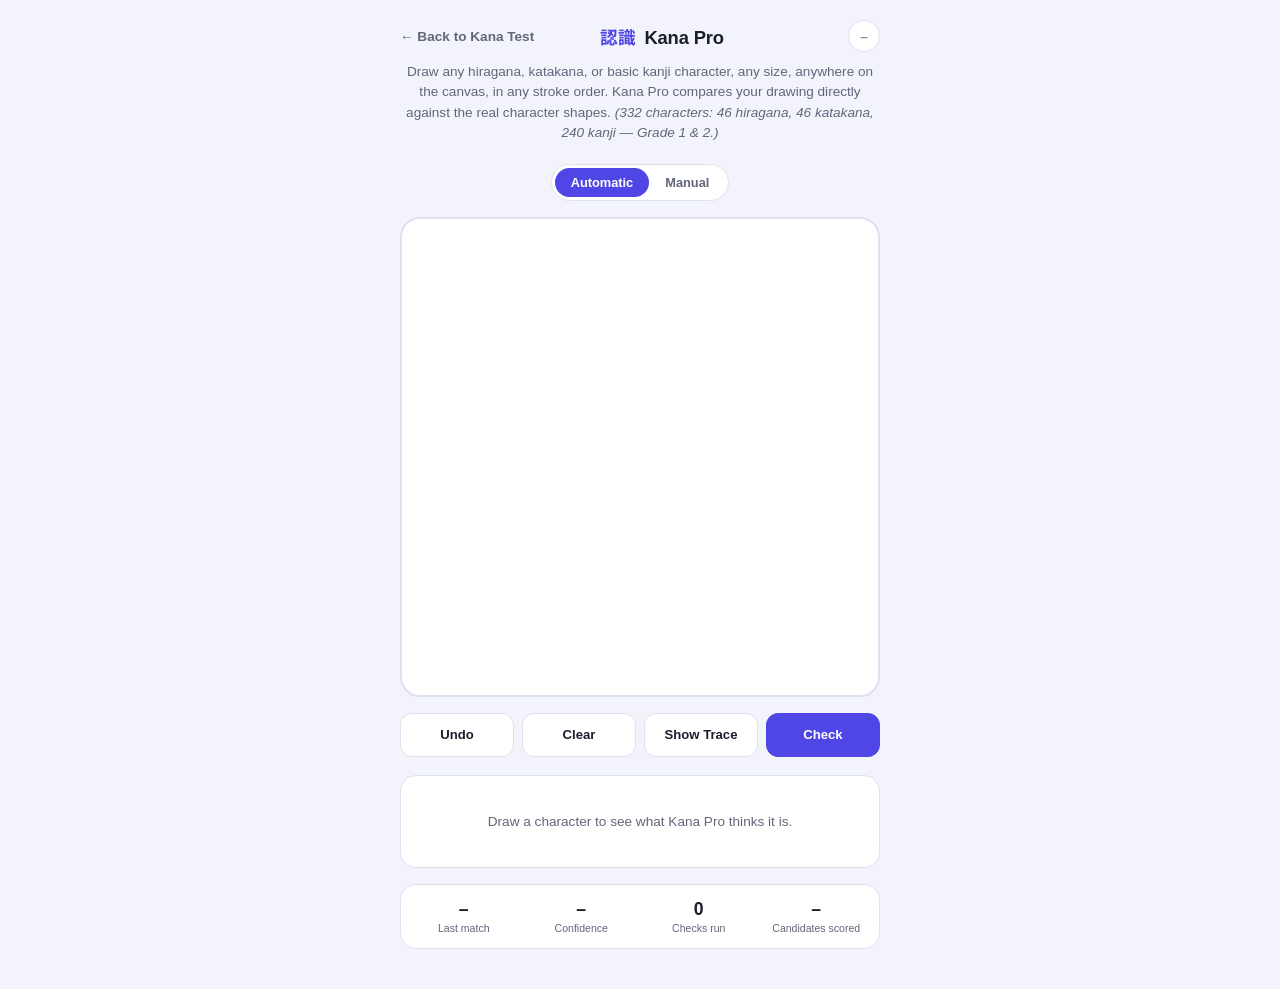
<file: kana-pro.html>
<!DOCTYPE html>
<html lang="en">
<head>
<meta charset="UTF-8">
<meta name="viewport" content="width=device-width, initial-scale=1.0, maximum-scale=1.0, user-scalable=no">
<title>Kana Pro — Free Draw Recognition</title>
<link rel="preconnect" href="https://fonts.googleapis.com">
<link rel="preconnect" href="https://fonts.gstatic.com" crossorigin>
<link href="https://fonts.googleapis.com/css2?family=Noto+Sans+JP:wght@400;700&display=swap" rel="stylesheet">
<style>
  :root {
    --bg: #f3f4fb;
    --panel: #ffffff;
    --text: #1c1e2b;
    --text-secondary: #62667a;
    --accent: #4f46e5;
    --accent-hover: #4338ca;
    --border: #dfe1f0;
    --success: #16a34a;
  }
  * { box-sizing: border-box; margin: 0; padding: 0; }
  body {
    background: var(--bg);
    color: var(--text);
    font-family: -apple-system, BlinkMacSystemFont, 'Segoe UI', Roboto, Arial, sans-serif;
    min-height: 100vh;
    padding: 20px 16px 40px;
  }
  .jp { font-family: 'Noto Sans JP', 'Hiragino Sans', 'Yu Gothic', sans-serif; }
  .app { max-width: 480px; margin: 0 auto; }

  .top-bar {
    display: flex;
    align-items: center;
    justify-content: space-between;
    margin-bottom: 6px;
  }
  .back-link {
    color: var(--text-secondary);
    text-decoration: none;
    font-size: 0.85rem;
    font-weight: 600;
  }
  .back-link:hover { color: var(--accent); }
  .top-bar-title { display: flex; align-items: baseline; gap: 8px; }
  .title-mark { color: var(--accent); font-size: 1.1rem; font-weight: 700; }
  .top-bar h1 { font-size: 1.15rem; font-weight: 700; letter-spacing: -0.01em; }
  .top-bar-spacer { width: 90px; display: flex; justify-content: flex-end; }

  .practice-circle {
    appearance: none;
    width: 32px;
    height: 32px;
    border-radius: 50%;
    border: 1.5px solid var(--border);
    background: var(--panel);
    color: var(--text-secondary);
    font-family: 'Noto Sans JP', 'Hiragino Sans', 'Yu Gothic', sans-serif;
    font-size: 0.95rem;
    line-height: 1;
    display: flex;
    align-items: center;
    justify-content: center;
    cursor: pointer;
    padding: 0;
    transition: border-color 0.15s ease, color 0.15s ease, background 0.15s ease, transform 0.1s ease;
  }
  .practice-circle:hover { border-color: var(--accent); transform: scale(1.06); }
  .practice-circle.active {
    border-color: var(--accent);
    color: var(--accent);
    font-weight: 700;
    background: var(--accent-soft, #eef0fd);
  }

  /* ---- Practice character picker modal ---- */
  .practice-modal-overlay {
    position: fixed;
    inset: 0;
    background: rgba(20, 21, 36, 0.5);
    backdrop-filter: blur(2px);
    display: flex;
    align-items: center;
    justify-content: center;
    z-index: 100;
    padding: 20px;
    animation: practiceFadeIn 0.15s ease;
  }
  .practice-modal-overlay[hidden] { display: none; }
  @keyframes practiceFadeIn { from { opacity: 0; } to { opacity: 1; } }

  .practice-modal {
    background: var(--panel);
    border-radius: 18px;
    width: 100%;
    max-width: 520px;
    max-height: min(680px, 88vh);
    display: flex;
    flex-direction: column;
    box-shadow: 0 20px 60px rgba(20, 21, 36, 0.35);
    overflow: hidden;
    animation: practiceSlideUp 0.18s cubic-bezier(0.2, 0.8, 0.3, 1);
  }
  @keyframes practiceSlideUp {
    from { opacity: 0; transform: translateY(14px) scale(0.98); }
    to   { opacity: 1; transform: translateY(0) scale(1); }
  }

  .practice-modal-header {
    display: flex;
    align-items: center;
    justify-content: space-between;
    padding: 18px 20px 14px;
    border-bottom: 1px solid var(--border);
    flex-shrink: 0;
  }
  .practice-modal-header h2 { font-size: 1.05rem; font-weight: 700; }
  .practice-modal-close {
    width: 32px;
    height: 32px;
    border-radius: 50%;
    border: none;
    background: transparent;
    color: var(--text-secondary);
    font-size: 1.4rem;
    line-height: 1;
    cursor: pointer;
    display: flex;
    align-items: center;
    justify-content: center;
    transition: background 0.15s ease, color 0.15s ease;
  }
  .practice-modal-close:hover { background: var(--bg); color: var(--text); }

  .practice-modal-controls {
    display: flex;
    gap: 10px;
    padding: 16px 20px 0;
    flex-shrink: 0;
  }
  .practice-search-wrap {
    position: relative;
    flex: 1;
    display: flex;
    align-items: center;
  }
  .practice-search-icon {
    position: absolute;
    left: 12px;
    color: var(--text-secondary);
    pointer-events: none;
  }
  .practice-search {
    width: 100%;
    padding: 10px 12px 10px 34px;
    border-radius: 10px;
    border: 1.5px solid var(--border);
    background: var(--bg);
    color: var(--text);
    font-size: 0.92rem;
    font-family: inherit;
    outline: none;
    transition: border-color 0.15s ease;
  }
  .practice-search:focus { border-color: var(--accent); }

  .practice-random-btn {
    flex-shrink: 0;
    padding: 10px 14px;
    border-radius: 10px;
    border: 1.5px solid var(--border);
    background: var(--bg);
    color: var(--text);
    font-size: 0.88rem;
    font-weight: 600;
    cursor: pointer;
    white-space: nowrap;
    transition: border-color 0.15s ease, background 0.15s ease;
  }
  .practice-random-btn:hover { border-color: var(--accent); background: var(--accent-soft, #eef0fd); }

  .practice-filter-row {
    display: flex;
    gap: 8px;
    padding: 14px 20px 0;
    flex-shrink: 0;
    overflow-x: auto;
  }
  .filter-chip {
    padding: 6px 13px;
    border-radius: 999px;
    border: 1.5px solid var(--border);
    background: var(--panel);
    color: var(--text-secondary);
    font-size: 0.82rem;
    font-weight: 600;
    cursor: pointer;
    white-space: nowrap;
    transition: border-color 0.15s ease, background 0.15s ease, color 0.15s ease;
  }
  .filter-chip:hover { border-color: var(--accent); }
  .filter-chip.active { background: var(--accent); border-color: var(--accent); color: #fff; }
  .chip-count { opacity: 0.7; font-weight: 500; }

  .practice-grid {
    display: grid;
    grid-template-columns: repeat(6, 1fr);
    gap: 8px;
    padding: 16px 20px;
    overflow-y: auto;
    flex: 1;
  }
  .practice-grid[hidden] { display: none; }
  .practice-grid-item {
    display: flex;
    flex-direction: column;
    align-items: center;
    justify-content: center;
    gap: 2px;
    padding: 10px 4px;
    border-radius: 12px;
    border: 1.5px solid var(--border);
    background: var(--bg);
    cursor: pointer;
    transition: border-color 0.12s ease, background 0.12s ease, transform 0.08s ease;
  }
  .practice-grid-item:hover { border-color: var(--accent); transform: translateY(-1px); }
  .practice-grid-item.selected { border-color: var(--accent); background: var(--accent-soft, #eef0fd); }
  .practice-grid-item .grid-char { font-size: 1.3rem; color: var(--text); font-family: 'Noto Sans JP', sans-serif; }
  .practice-grid-item .grid-reading { font-size: 0.65rem; color: var(--text-secondary); }

  .practice-empty {
    padding: 40px 20px;
    text-align: center;
    color: var(--text-secondary);
    font-size: 0.9rem;
  }

  .practice-modal-footer {
    padding: 14px 20px 18px;
    border-top: 1px solid var(--border);
    flex-shrink: 0;
  }
  .practice-clear-btn {
    width: 100%;
    padding: 10px;
    border-radius: 10px;
    border: 1.5px solid var(--border);
    background: transparent;
    color: var(--text-secondary);
    font-size: 0.88rem;
    font-weight: 600;
    cursor: pointer;
    transition: border-color 0.15s ease, color 0.15s ease;
  }
  .practice-clear-btn:hover { border-color: var(--accent); color: var(--accent); }

  @media (max-width: 560px) {
    .practice-modal-overlay { padding: 0; align-items: flex-end; }
    .practice-modal {
      max-width: 100%;
      max-height: 85vh;
      border-radius: 18px 18px 0 0;
      animation: practiceSlideUpMobile 0.2s ease;
    }
    @keyframes practiceSlideUpMobile {
      from { transform: translateY(100%); }
      to   { transform: translateY(0); }
    }
    .practice-grid { grid-template-columns: repeat(5, 1fr); }
    .practice-modal-controls { flex-wrap: wrap; }
  }

  .subtitle {
    color: var(--text-secondary);
    font-size: 0.85rem;
    line-height: 1.5;
    text-align: center;
    margin: 10px 0 20px;
  }

  .mode-row {
    display: flex;
    align-items: center;
    justify-content: center;
    gap: 10px;
    margin-bottom: 16px;
  }
  .mode-switch {
    display: flex;
    background: var(--panel);
    border: 1px solid var(--border);
    border-radius: 999px;
    padding: 3px;
  }
  .mode-btn {
    border: none;
    background: transparent;
    padding: 7px 16px;
    border-radius: 999px;
    font-size: 0.8rem;
    font-weight: 600;
    color: var(--text-secondary);
    cursor: pointer;
  }
  .mode-btn.active { background: var(--accent); color: #fff; }

  .canvas-section { margin-bottom: 16px; }
  .canvas-wrapper {
    position: relative;
    width: 100%;
    aspect-ratio: 1 / 1;
    background: var(--panel);
    border: 2px solid var(--border);
    border-radius: 20px;
    overflow: hidden;
    touch-action: none;
  }
  #inkCanvas, #traceOverlay {
    position: absolute;
    top: 0; left: 0;
    width: 100%; height: 100%;
  }
  #inkCanvas { z-index: 2; }
  #traceOverlay { z-index: 3; pointer-events: none; opacity: 0; transition: opacity 0.2s ease; }
  #traceOverlay.show { opacity: 1; }

  .controls-row {
    display: flex;
    gap: 8px;
    margin-bottom: 18px;
  }
  .ctrl-btn {
    flex: 1;
    height: 44px;
    border: 1px solid var(--border);
    background: var(--panel);
    color: var(--text);
    border-radius: 12px;
    font-size: 0.82rem;
    font-weight: 600;
    cursor: pointer;
  }
  .ctrl-btn:hover { border-color: var(--accent); }
  .ctrl-btn.primary { background: var(--accent); border-color: var(--accent); color: #fff; }
  .ctrl-btn.primary:hover { background: var(--accent-hover); }
  .ctrl-btn.toggled { background: var(--accent); border-color: var(--accent); color: #fff; }
  .ctrl-btn:active { transform: scale(0.97); }
  .ctrl-btn:disabled { opacity: 0.5; cursor: not-allowed; transform: none; }

  .result-panel {
    background: var(--panel);
    border: 1px solid var(--border);
    border-radius: 16px;
    padding: 18px;
    margin-bottom: 16px;
    text-align: center;
    min-height: 92px;
  }
  .result-headline {
    font-size: 1.3rem;
    font-weight: 700;
  }
  .result-headline .char { color: var(--accent); font-size: 1.7rem; }
  .result-sub { color: var(--text-secondary); font-size: 0.82rem; margin-top: 4px; }
  .alt-list {
    display: flex;
    justify-content: center;
    gap: 14px;
    margin-top: 12px;
    flex-wrap: wrap;
  }
  .alt-item {
    display: flex;
    flex-direction: column;
    align-items: center;
    font-size: 0.75rem;
    color: var(--text-secondary);
  }
  .alt-item .alt-char { font-size: 1.1rem; color: var(--text); }
  .result-placeholder { color: var(--text-secondary); font-size: 0.85rem; padding: 20px 0; }

  .stats-bar {
    display: grid;
    grid-template-columns: repeat(4, 1fr);
    gap: 8px;
    background: var(--panel);
    border: 1px solid var(--border);
    border-radius: 16px;
    padding: 14px 8px;
  }
  .stat { display: flex; flex-direction: column; align-items: center; gap: 2px; }
  .stat-value { font-size: 1.1rem; font-weight: 700; }
  .stat-label { font-size: 0.66rem; color: var(--text-secondary); text-align: center; }
</style>
</head>
<body>

<div class="app">

  <header class="top-bar">
    <a href="index.html" class="back-link">← Back to Kana Test</a>
    <div class="top-bar-title">
      <span class="title-mark jp">認識</span>
      <h1>Kana Pro</h1>
    </div>
    <div class="top-bar-spacer">
      <button id="practiceCircle" class="practice-circle" type="button" title="Practice a specific character" aria-haspopup="dialog">–</button>
    </div>
  </header>

  <p class="subtitle">Draw any hiragana, katakana, or basic kanji character, any size, anywhere on the canvas, in any stroke order. Kana Pro compares your drawing directly against the real character shapes. <em>(332 characters: 46 hiragana, 46 katakana, 240 kanji — Grade 1 &amp; 2.)</em></p>

  <section class="mode-row">
    <div class="mode-switch">
      <button id="autoModeBtn" class="mode-btn active">Automatic</button>
      <button id="manualModeBtn" class="mode-btn">Manual</button>
    </div>
  </section>

  <section class="canvas-section">
    <div class="canvas-wrapper" id="canvasWrapper">
      <canvas id="inkCanvas"></canvas>
      <canvas id="traceOverlay"></canvas>
    </div>
  </section>

  <section class="controls-row">
    <button id="undoBtn" class="ctrl-btn">Undo</button>
    <button id="clearBtn" class="ctrl-btn">Clear</button>
    <button id="traceBtn" class="ctrl-btn">Show Trace</button>
    <button id="checkBtn" class="ctrl-btn primary">Check</button>
  </section>

  <section class="result-panel" id="resultPanel">
    <div class="result-placeholder">Draw a character to see what Kana Pro thinks it is.</div>
  </section>

  <section class="stats-bar">
    <div class="stat">
      <span class="stat-value" id="statLastMatch">–</span>
      <span class="stat-label">Last match</span>
    </div>
    <div class="stat">
      <span class="stat-value" id="statConfidence">–</span>
      <span class="stat-label">Confidence</span>
    </div>
    <div class="stat">
      <span class="stat-value" id="statAttempts">0</span>
      <span class="stat-label">Checks run</span>
    </div>
    <div class="stat">
      <span class="stat-value" id="statPool">–</span>
      <span class="stat-label">Candidates scored</span>
    </div>
  </section>

</div>

<div class="practice-modal-overlay" id="practiceModalOverlay" hidden>
  <div class="practice-modal" role="dialog" aria-modal="true" aria-labelledby="practiceModalTitle">
    <div class="practice-modal-header">
      <h2 id="practiceModalTitle">Practice a character</h2>
      <button type="button" class="practice-modal-close" id="practiceModalClose" aria-label="Close">×</button>
    </div>

    <div class="practice-modal-controls">
      <div class="practice-search-wrap">
        <svg class="practice-search-icon" viewBox="0 0 24 24" width="16" height="16" aria-hidden="true">
          <circle cx="11" cy="11" r="7" fill="none" stroke="currentColor" stroke-width="2"/>
          <line x1="21" y1="21" x2="16.2" y2="16.2" stroke="currentColor" stroke-width="2" stroke-linecap="round"/>
        </svg>
        <input type="text" id="practiceSearch" class="practice-search" placeholder="Search character or reading…" autocomplete="off" />
      </div>
      <button type="button" id="practiceRandomBtn" class="practice-random-btn">🎲 Random</button>
    </div>

    <div class="practice-filter-row" id="practiceFilterRow">
      <button type="button" class="filter-chip active" data-filter="all">All <span class="chip-count"></span></button>
      <button type="button" class="filter-chip" data-filter="Hiragana">Hiragana</button>
      <button type="button" class="filter-chip" data-filter="Katakana">Katakana</button>
      <button type="button" class="filter-chip" data-filter="Kanji">Kanji</button>
    </div>

    <div class="practice-grid" id="practiceGrid"></div>
    <div class="practice-empty" id="practiceEmpty" hidden>No characters match your search.</div>

    <div class="practice-modal-footer">
      <button type="button" id="practiceClearBtn" class="practice-clear-btn">Clear selection (practice off)</button>
    </div>
  </div>
</div>

<script src="kana-pro-data.js"></script>
<script>
// ==================== KANA PRO ====================
// Shape-based recognition: candidates are rendered live from a real font,
// never from hand-authored stroke data.
//
// Scale architecture: a cascaded filter funnel (see buildCandidatePool)
// extracts macro-structural features — stroke count, column/peak count,
// raw aspect ratio — from the user's UN-normalized strokes and uses them to
// hard-gate the full character pool down to a small, structurally
// compatible subset BEFORE any expensive per-pixel IoU mask comparison
// runs. This is what lets the dataset grow from a 12-character prototype to
// a 332-character vocabulary (and beyond) without every check paying the
// cost of scoring the entire pool, and without visually-scaled-up shapes
// (e.g. 1-stroke し vs 2-stroke い) getting confused once normalized into
// the same square scoring frame.

const KP_CONFIG = {
    FRAME: 96,               // normalization/scoring resolution (square)
    FILL_RATIO: 0.8,          // how much of the frame the normalized shape should fill
    INK_SCORE_WIDTH: 6,       // fixed canonical width used ONLY for scoring (thickness-invariant)
    MIN_BBOX_SIZE: 15,        // ignore recognition attempts on a too-small/empty drawing
    TOP_N: 5,
    FONT_FAMILY: "'Noto Sans JP', 'Hiragino Sans', 'Yu Gothic', sans-serif"
};

// ---- DOM ----
const canvasWrapper = document.getElementById('canvasWrapper');
const inkCanvas = document.getElementById('inkCanvas');
const traceOverlay = document.getElementById('traceOverlay');
const inkCtx = inkCanvas.getContext('2d', { willReadFrequently: true });
const traceCtx = traceOverlay.getContext('2d');

const autoModeBtn = document.getElementById('autoModeBtn');
const manualModeBtn = document.getElementById('manualModeBtn');
const undoBtn = document.getElementById('undoBtn');
const clearBtn = document.getElementById('clearBtn');
const checkBtn = document.getElementById('checkBtn');
const traceBtn = document.getElementById('traceBtn');
const resultPanel = document.getElementById('resultPanel');
const statLastMatch = document.getElementById('statLastMatch');
const statConfidence = document.getElementById('statConfidence');
const statAttempts = document.getElementById('statAttempts');
const statPool = document.getElementById('statPool');
const practiceCircle = document.getElementById('practiceCircle');
const practiceModalOverlay = document.getElementById('practiceModalOverlay');
const practiceModalClose = document.getElementById('practiceModalClose');
const practiceSearch = document.getElementById('practiceSearch');
const practiceRandomBtn = document.getElementById('practiceRandomBtn');
const practiceFilterRow = document.getElementById('practiceFilterRow');
const practiceGrid = document.getElementById('practiceGrid');
const practiceEmpty = document.getElementById('practiceEmpty');
const practiceClearBtn = document.getElementById('practiceClearBtn');

// ---- State ----
let dpr = window.devicePixelRatio || 1;
let lastCanvasWidth = 0;
let allStrokes = [];
let currentStroke = [];
let isDrawing = false;
let autoMode = true;
let traceVisible = false;
let attempts = 0;
let lastResults = [];
let lastPoolSize = 0;
let fontReady = false;
// Set once the (now 332-character) candidate mask precompute finishes.
// Recognition is gated on this so a fast typer/drawer on a slow device
// can't trigger scoring against a half-populated candidate cache.
let datasetReady = false;
// When set (via the tiny circular selector in the top bar), the trace guide
// is locked to this character regardless of what the recognizer's top match
// is. Null means "nothing selected" — everything behaves exactly as before.
let practiceChar = null;

// Precomputed candidate glyph masks: char -> Uint8Array(FRAME*FRAME) of 0/1
const candidateMasks = new Map();

// ==================== FONT LOADING ====================
// Rendering candidates before the webfont finishes loading would silently
// score against fallback tofu boxes — always wait for document.fonts.ready.
async function waitForFont() {
    try {
        await document.fonts.load(`${KP_CONFIG.FRAME}px ${KP_CONFIG.FONT_FAMILY}`);
        await document.fonts.ready;
    } catch (e) {
        console.warn('Font loading check failed, proceeding anyway:', e);
    }
    fontReady = true;
}

// ==================== CANVAS SETUP ====================
function initCanvases() {
    const rect = canvasWrapper.getBoundingClientRect();
    const cssW = rect.width, cssH = rect.height;

    [inkCanvas, traceOverlay].forEach(c => {
        c.width = cssW * dpr;
        c.height = cssH * dpr;
        c.style.width = cssW + 'px';
        c.style.height = cssH + 'px';
    });

    inkCtx.setTransform(dpr, 0, 0, dpr, 0, 0);
    inkCtx.lineCap = 'round';
    inkCtx.lineJoin = 'round';
    inkCtx.strokeStyle = '#1c1e2b';
    inkCtx.lineWidth = cssW * 0.045;

    traceCtx.setTransform(dpr, 0, 0, dpr, 0, 0);

    lastCanvasWidth = cssW;
    redrawInk();
}

// Only reinit on a genuine width change — mobile browsers fire 'resize'
// purely from the address bar hiding/showing while scrolling, which changes
// height but not width. Reacting to that wipes the user's drawing.
let resizeTimer;
window.addEventListener('resize', () => {
    clearTimeout(resizeTimer);
    resizeTimer = setTimeout(() => {
        const newWidth = canvasWrapper.getBoundingClientRect().width;
        if (Math.abs(newWidth - lastCanvasWidth) < 2) return;
        initCanvases();
    }, 150);
});

// ==================== DRAWING ====================
function getPointerPos(e) {
    const rect = inkCanvas.getBoundingClientRect();
    const t = (e.touches && e.touches[0]) || e;
    return { x: t.clientX - rect.left, y: t.clientY - rect.top };
}

function startStroke(e) {
    if (e.cancelable) e.preventDefault();
    isDrawing = true;
    const pos = getPointerPos(e);
    currentStroke = [pos];
    inkCtx.beginPath();
    inkCtx.moveTo(pos.x, pos.y);
    hideTrace();
}
function moveStroke(e) {
    if (!isDrawing) return;
    if (e.cancelable) e.preventDefault();
    const pos = getPointerPos(e);
    currentStroke.push(pos);
    inkCtx.lineTo(pos.x, pos.y);
    inkCtx.stroke();
}
function endStroke(e) {
    if (!isDrawing) return;
    if (e.cancelable) e.preventDefault();
    isDrawing = false;
    if (currentStroke.length >= 2) {
        allStrokes.push([...currentStroke]);
        if (autoMode) runRecognition();
    }
    currentStroke = [];
}

inkCanvas.addEventListener('mousedown', startStroke);
inkCanvas.addEventListener('mousemove', moveStroke);
inkCanvas.addEventListener('mouseup', endStroke);
inkCanvas.addEventListener('mouseleave', endStroke);
inkCanvas.addEventListener('touchstart', startStroke, { passive: false });
inkCanvas.addEventListener('touchmove', moveStroke, { passive: false });
inkCanvas.addEventListener('touchend', endStroke, { passive: false });
inkCanvas.addEventListener('touchcancel', endStroke, { passive: false });

function redrawInk() {
    const cssW = canvasWrapper.getBoundingClientRect().width;
    const cssH = canvasWrapper.getBoundingClientRect().height;
    inkCtx.clearRect(0, 0, cssW, cssH);
    inkCtx.lineWidth = cssW * 0.045;
    allStrokes.forEach(stroke => {
        if (stroke.length < 2) return;
        inkCtx.beginPath();
        stroke.forEach((p, i) => i === 0 ? inkCtx.moveTo(p.x, p.y) : inkCtx.lineTo(p.x, p.y));
        inkCtx.stroke();
    });
}

// ==================== NORMALIZATION HELPERS ====================
function getStrokesBBox(strokes) {
    let minX = Infinity, minY = Infinity, maxX = -Infinity, maxY = -Infinity;
    strokes.forEach(s => s.forEach(p => {
        minX = Math.min(minX, p.x); minY = Math.min(minY, p.y);
        maxX = Math.max(maxX, p.x); maxY = Math.max(maxY, p.y);
    }));
    return { minX, minY, maxX, maxY, w: maxX - minX, h: maxY - minY };
}

// Render the user's stroke paths, normalized (position/size-invariant) and
// at a FIXED canonical width (thickness-invariant), into a FRAME x FRAME
// binary mask.
function rasterizeUserMask(strokes) {
    const bbox = getStrokesBBox(strokes);
    const F = KP_CONFIG.FRAME;
    const canvas = document.createElement('canvas');
    canvas.width = F; canvas.height = F;
    const ctx = canvas.getContext('2d');
    ctx.lineCap = 'round';
    ctx.lineJoin = 'round';
    ctx.strokeStyle = '#000';
    ctx.lineWidth = KP_CONFIG.INK_SCORE_WIDTH;

    const longest = Math.max(bbox.w, bbox.h) || 1;
    const scale = (F * KP_CONFIG.FILL_RATIO) / longest;
    const cx = (bbox.minX + bbox.maxX) / 2;
    const cy = (bbox.minY + bbox.maxY) / 2;
    const offX = F / 2, offY = F / 2;

    strokes.forEach(stroke => {
        if (stroke.length < 2) return;
        ctx.beginPath();
        stroke.forEach((p, i) => {
            const x = (p.x - cx) * scale + offX;
            const y = (p.y - cy) * scale + offY;
            i === 0 ? ctx.moveTo(x, y) : ctx.lineTo(x, y);
        });
        ctx.stroke();
    });

    return maskFromCanvas(canvas, F);
}

function maskFromCanvas(canvas, size) {
    const ctx = canvas.getContext('2d');
    const data = ctx.getImageData(0, 0, size, size).data;
    const mask = new Uint8Array(size * size);
    for (let i = 0; i < size * size; i++) {
        mask[i] = data[i * 4 + 3] > 10 ? 1 : 0; // alpha channel
    }
    return mask;
}

// Render a candidate character, then measure its ACTUAL ink pixel bounding
// box and re-render normalized into it — this avoids relying on font-metric
// quirks (measureText's actualBoundingBox support varies) and uses the same
// "render once, measure pixels, re-render normalized" approach for both the
// user's ink and every candidate glyph, so both sides are normalized the
// same way.
function rasterizeGlyphMask(char) {
    const F = KP_CONFIG.FRAME;
    const scratch = document.createElement('canvas');
    scratch.width = F; scratch.height = F;
    const sctx = scratch.getContext('2d');
    sctx.fillStyle = '#000';
    sctx.textAlign = 'center';
    sctx.textBaseline = 'middle';
    sctx.font = `${Math.round(F * 0.85)}px ${KP_CONFIG.FONT_FAMILY}`;
    sctx.fillText(char, F / 2, F / 2);

    const data = sctx.getImageData(0, 0, F, F).data;
    let minX = F, minY = F, maxX = 0, maxY = 0, found = false;
    for (let y = 0; y < F; y++) {
        for (let x = 0; x < F; x++) {
            if (data[(y * F + x) * 4 + 3] > 10) {
                found = true;
                if (x < minX) minX = x;
                if (x > maxX) maxX = x;
                if (y < minY) minY = y;
                if (y > maxY) maxY = y;
            }
        }
    }
    if (!found) return new Uint8Array(F * F); // font didn't render this glyph

    const bboxW = maxX - minX, bboxH = maxY - minY;
    const longest = Math.max(bboxW, bboxH) || 1;
    const scale = (F * KP_CONFIG.FILL_RATIO) / longest;
    const cx = (minX + maxX) / 2, cy = (minY + maxY) / 2;

    const canvas = document.createElement('canvas');
    canvas.width = F; canvas.height = F;
    const ctx = canvas.getContext('2d');
    ctx.save();
    ctx.translate(F / 2, F / 2);
    ctx.scale(scale, scale);
    ctx.translate(-cx, -cy);
    ctx.fillStyle = '#000';
    ctx.textAlign = 'center';
    ctx.textBaseline = 'middle';
    ctx.font = `${Math.round(F * 0.85)}px ${KP_CONFIG.FONT_FAMILY}`;
    ctx.fillText(char, F / 2, F / 2);
    ctx.restore();

    return maskFromCanvas(canvas, F);
}

// ==================== MATCHING ====================

function iou(maskA, maskB) {
    let intersection = 0, union = 0;
    for (let i = 0; i < maskA.length; i++) {
        const a = maskA[i], b = maskB[i];
        if (a && b) intersection++;
        if (a || b) union++;
    }
    return union > 0 ? intersection / union : 0;
}

// Horizontal projection: for each row, fraction of pixels that are ink.
// Captures where ink sits vertically — distinguishes い (two columns of ink
// that each project onto many rows) from し (one column).
function hProjection(mask, F) {
    const proj = new Float32Array(F);
    for (let y = 0; y < F; y++) {
        let count = 0;
        for (let x = 0; x < F; x++) if (mask[y * F + x]) count++;
        proj[y] = count / F;
    }
    return proj;
}

// Vertical projection: for each column, fraction of pixels that are ink.
// Captures horizontal spread of ink — い has two peaks (left stroke, right
// stroke) while し has one peak (single stroke).
function vProjection(mask, F) {
    const proj = new Float32Array(F);
    for (let x = 0; x < F; x++) {
        let count = 0;
        for (let y = 0; y < F; y++) if (mask[y * F + x]) count++;
        proj[x] = count / F;
    }
    return proj;
}

// Count distinct ink columns (peaks in vertical projection).
// い ≈ 2 peaks, し ≈ 1 peak. Normalised to [0,1] relative to half the frame.
function peakCount(proj) {
    const threshold = 0.04;
    let inPeak = false, peaks = 0;
    for (let i = 0; i < proj.length; i++) {
        if (proj[i] > threshold && !inPeak) { inPeak = true; peaks++; }
        else if (proj[i] <= threshold) inPeak = false;
    }
    return peaks;
}

// L2 distance between two Float32Arrays, normalised to [0,1] similarity.
function projSimilarity(a, b) {
    let sum = 0;
    for (let i = 0; i < a.length; i++) sum += (a[i] - b[i]) ** 2;
    return 1 / (1 + Math.sqrt(sum));
}

// Raw aspect ratio of the user's ink bounding box (width/height, clamped).
// Doesn't go through normalization — tells us if the drawing is wide or tall.
function rawAspect(strokes) {
    const bb = getStrokesBBox(strokes);
    const w = Math.max(bb.w, 1), h = Math.max(bb.h, 1);
    return w / h;   // <1 = tall, >1 = wide
}

// Aspect ratio of a glyph mask (ink bbox width / height).
function maskAspect(mask, F) {
    let minX = F, maxX = 0, minY = F, maxY = 0, found = false;
    for (let y = 0; y < F; y++) for (let x = 0; x < F; x++) {
        if (mask[y * F + x]) {
            found = true;
            if (x < minX) minX = x; if (x > maxX) maxX = x;
            if (y < minY) minY = y; if (y > maxY) maxY = y;
        }
    }
    if (!found) return 1;
    return Math.max(maxX - minX, 1) / Math.max(maxY - minY, 1);
}

// Precomputed per-candidate extras (projection + aspect) stored alongside masks.
const candidateExtras = new Map(); // char -> { hProj, vProj, peaks, aspect }

// ==================== ROBUSTNESS: DATASET VALIDATION ====================
// A hand-maintained 332-entry dataset is exactly the kind of file where a
// copy-paste slip (duplicate character, missing field) goes unnoticed for a
// long time. Check it once at load and surface anything wrong loudly in the
// console rather than let it fail silently deep inside the scoring loop.
function validateDataset() {
    const seen = new Set();
    let duplicates = 0;
    let incomplete = 0;

    KANA_PRO_DATASET.forEach(entry => {
        if (seen.has(entry.char)) {
            duplicates++;
            console.warn('[Kana Pro] duplicate character in dataset:', entry.char, entry.name);
        }
        seen.add(entry.char);

        const hasAllFields = entry.char && entry.reading && entry.name &&
            Number.isFinite(entry.strokes) &&
            (entry.columns === 1 || entry.columns === 2) &&
            ['tall', 'wide', 'square'].includes(entry.aspect);
        if (!hasAllFields) {
            incomplete++;
            console.warn('[Kana Pro] dataset entry missing/invalid fields:', entry);
        }
    });

    if (duplicates || incomplete) {
        console.warn(`[Kana Pro] dataset validation: ${duplicates} duplicate(s), ${incomplete} incomplete entrie(s) out of ${KANA_PRO_DATASET.length}.`);
    } else {
        console.debug(`[Kana Pro] dataset validation passed: ${KANA_PRO_DATASET.length} entries, all unique and complete.`);
    }
}

// ==================== ROBUSTNESS: CHUNKED PRECOMPUTE ====================
// Rendering + rasterizing + projecting every candidate glyph is cheap per
// character, but at 332 (and growing) candidates it's enough synchronous
// work to visibly freeze the tab on a slow device if done in one pass. This
// processes a batch, yields back to the browser (rAF), then continues —
// so the page stays responsive and can show loading progress — instead of
// blocking everything until the whole dataset is ready.
function precomputeCandidateMasks(onProgress) {
    return new Promise(resolve => {
        const F = KP_CONFIG.FRAME;
        const entries = KANA_PRO_DATASET;
        const CHUNK_SIZE = 24;
        let i = 0;

        function processChunk() {
            const end = Math.min(i + CHUNK_SIZE, entries.length);
            for (; i < end; i++) {
                const entry = entries[i];
                try {
                    const mask   = rasterizeGlyphMask(entry.char);
                    const hProj  = hProjection(mask, F);
                    const vProj  = vProjection(mask, F);
                    const peaks  = peakCount(vProj);
                    const aspect = maskAspect(mask, F);
                    candidateMasks.set(entry.char, mask);
                    candidateExtras.set(entry.char, { hProj, vProj, peaks, aspect });
                } catch (err) {
                    // Skip this one candidate rather than aborting the whole
                    // precompute pass — it simply won't be scorable, and
                    // runRecognition already guards against a missing mask.
                    console.warn('[Kana Pro] failed to precompute mask for', entry.char, err);
                }
            }
            if (onProgress) onProgress(i, entries.length);
            if (i < entries.length) {
                requestAnimationFrame(processChunk);
            } else {
                resolve();
            }
        }
        processChunk();
    });
}

// ==================== CASCADED FILTER FUNNEL ====================
// The global candidate pool (332 characters and growing) is too big to run
// expensive per-pixel IoU masks against on every stroke. Before any of that
// happens, we extract macro-structural features from the RAW, un-normalized
// strokes and use them to hard-gate the pool down to a small structurally
// compatible subset. Each stage only ever narrows the pool coming out of the
// stage before it, and each stage has a graceful fallback so an overly
// aggressive gate can never zero out the candidate list entirely.
//
// Robustness note: the stroke-count tolerance scales with complexity. A
// 2-stroke miscount matters enormously for simple kana (く vs こ), but for
// an 18-stroke kanji like 顔, being off by one or two strokes is a common
// and harmless counting slip — not a structural mismatch. A fixed +/-1
// tolerance would wrongly exclude the correct character for anything past
// the simplest glyphs, so the tolerance widens as stroke count grows.
function strokeTolerance(strokes) {
    if (strokes <= 4)  return 1;
    if (strokes <= 9)  return 2;
    return 3;
}

function buildCandidatePool(uStrokes, uPeaks, uAspect) {
    // ---- Stage 1: stroke count filter (dynamic tolerance) ----
    // A 3-stroke drawing has no business being compared against a 1-stroke
    // glyph like く or し — discard those candidates before anything else.
    let strokeFiltered = KANA_PRO_DATASET.filter(c =>
        Math.abs(uStrokes - c.strokes) <= strokeTolerance(Math.max(uStrokes, c.strokes))
    );

    if (strokeFiltered.length === 0) {
        // Nothing survives even the loosest gate (e.g. a very sloppy, over-
        // segmented drawing). Fall back to the 5 structurally closest
        // candidates by raw stroke-count distance rather than returning
        // nothing.
        const byStrokeDistance = [...KANA_PRO_DATASET].sort(
            (a, b) => Math.abs(uStrokes - a.strokes) - Math.abs(uStrokes - b.strokes)
        );
        return { pool: byStrokeDistance.slice(0, 5), stage: 'fallback: top 5 by stroke distance' };
    }

    // ---- Stage 2: column / peak filter (the "し vs い" solver) ----
    // 1 peak means a single continuous stroke shape (し, く, つ...); 2 peaks
    // means two distinct side-by-side columns of ink (い, り, は...). These
    // two groups should never cross-contaminate each other's candidate pool.
    const peakFiltered = uPeaks <= 1
        ? strokeFiltered.filter(c => c.columns !== 2)
        : strokeFiltered.filter(c => c.columns !== 1);

    if (peakFiltered.length === 0) {
        // The peak filter was too aggressive for this dataset slice — drop
        // it and fall back to the stroke-count-filtered pool.
        return { pool: strokeFiltered, stage: 'fallback: stroke count only (peak filter emptied pool)' };
    }

    // ---- Stage 3: aspect ratio hard filter ----
    // A distinctly tall drawing (uAspect < 0.75) should never be scored
    // against an inherently wide glyph like こ, and vice versa for a
    // distinctly wide drawing (uAspect > 1.3). Roughly square drawings are
    // ambiguous enough that we don't gate on aspect at all.
    let aspectFiltered = peakFiltered;
    if (uAspect < 0.75) {
        aspectFiltered = peakFiltered.filter(c => c.aspect !== 'wide');
    } else if (uAspect > 1.3) {
        aspectFiltered = peakFiltered.filter(c => c.aspect !== 'tall');
    }

    if (aspectFiltered.length === 0) {
        // Aspect filter was too aggressive — drop it, keep stroke+peak.
        return { pool: peakFiltered, stage: 'fallback: stroke+peak only (aspect filter emptied pool)' };
    }

    return { pool: aspectFiltered, stage: 'full cascade (stroke+peak+aspect)' };
}

function runRecognition() {
    if (!fontReady || !datasetReady || allStrokes.length === 0) return;
    try {
        const bbox = getStrokesBBox(allStrokes);
        if (bbox.w < KP_CONFIG.MIN_BBOX_SIZE && bbox.h < KP_CONFIG.MIN_BBOX_SIZE) return;

        const F        = KP_CONFIG.FRAME;
        const userMask = rasterizeUserMask(allStrokes);
        const uHProj   = hProjection(userMask, F);
        const uVProj   = vProjection(userMask, F);
        const uPeaks   = peakCount(uVProj);
        const uAspect  = rawAspect(allStrokes);
        const uStrokes = allStrokes.length;

        // Prune the global 332-character pool down to a structurally compatible
        // subset BEFORE any pixel-mask scoring happens.
        const { pool: candidatePool, stage: filterStage } = buildCandidatePool(uStrokes, uPeaks, uAspect);
        console.debug(`[Kana Pro] funnel: ${candidatePool.length}/${KANA_PRO_DATASET.length} candidates (${filterStage})`);

        const scores = [];
        for (const entry of candidatePool) {
            // Defensive: a single malformed candidate (missing mask, corrupt
            // dataset entry, etc.) should never take down the whole recognition
            // pass — skip it and keep scoring the rest.
            try {
                const refMask  = candidateMasks.get(entry.char);
                const refExtra = candidateExtras.get(entry.char);
                if (!refMask || !refExtra) {
                    console.warn('[Kana Pro] missing precomputed mask for candidate, skipping:', entry.char);
                    continue;
                }

                // 1. IoU — overall shape overlap (primary signal)
                const scoreIoU = iou(userMask, refMask);

                // 2. Horizontal projection similarity — vertical ink distribution
                const scoreHProj = projSimilarity(uHProj, refExtra.hProj);

                // 3. Vertical projection similarity — horizontal ink distribution
                const scoreVProj = projSimilarity(uVProj, refExtra.vProj);

                // 4. Peak agreement — how many distinct vertical ink columns?
                //    Similarity = 1 if counts match, decays with difference.
                const peakDiff    = Math.abs(uPeaks - refExtra.peaks);
                const scorePeaks  = 1 / (1 + peakDiff * 1.5);

                // 5. Aspect ratio agreement — tall/wide match.
                const aspectDiff  = Math.abs(uAspect - refExtra.aspect);
                const scoreAspect = 1 / (1 + aspectDiff * 2);

                // 6. Stroke count agreement — soft bonus, never hard-gates here
                //    (the hard gating already happened in buildCandidatePool). Now
                //    uses the real canonical stroke count from the dataset rather
                //    than a peak-count proxy. For い (2 strokes) vs し (1 stroke)
                //    this is decisive.
                const strokeDiff  = Math.abs(uStrokes - entry.strokes);
                const scoreStroke = 1 / (1 + strokeDiff * 1.2);

                // Weighted combination
                // IoU is the main backbone; projections and peaks discriminate
                // visually-similar characters; aspect breaks width-height ambiguity;
                // stroke count is a soft tiebreaker.
                const combined =
                    0.45 * scoreIoU    +
                    0.15 * scoreHProj  +
                    0.15 * scoreVProj  +
                    0.12 * scorePeaks  +
                    0.08 * scoreAspect +
                    0.05 * scoreStroke;

                scores.push({
                    char:    entry.char,
                    reading: entry.reading,
                    name:    entry.name,
                    score:   combined,
                });
            } catch (err) {
                console.warn('[Kana Pro] scoring failed for candidate, skipping:', entry.char, err);
            }
        }

        scores.sort((a, b) => b.score - a.score);
        lastResults = scores.slice(0, KP_CONFIG.TOP_N);
        lastPoolSize = candidatePool.length;

        attempts++;
        displayResults(lastResults);
    } catch (err) {
        // Recognition should degrade gracefully, never crash the page.
        console.error('[Kana Pro] recognition pass failed unexpectedly:', err);
    }
}

function displayResults(results) {
    if (!results || results.length === 0) return;
    const top = results[0];
    const confidencePct = Math.round(top.score * 100);

    resultPanel.innerHTML = `
        <div class="result-headline">This looks like <span class="char jp">${top.char}</span> (${top.reading})</div>
        <div class="result-sub">${confidencePct}% shape match</div>
        <div class="alt-list">
            ${results.slice(1).map(r => `
                <div class="alt-item">
                    <span class="alt-char jp">${r.char}</span>
                    <span>${r.reading} · ${Math.round(r.score * 100)}%</span>
                </div>
            `).join('')}
        </div>
    `;

    statLastMatch.textContent = `${top.char} (${top.reading})`;
    statConfidence.textContent = confidencePct + '%';
    statAttempts.textContent = attempts;
    statPool.textContent = `${lastPoolSize} / ${KANA_PRO_DATASET.length}`;
}

function resetResultsDisplay() {
    resultPanel.innerHTML = '<div class="result-placeholder">Draw a character to see what Kana Pro thinks it is.</div>';
    statPool.textContent = '–';
}

// ==================== SHOW TRACE ====================
// Purely visual — overlays a real glyph so the user can compare. Must never
// influence scoring. Normally that glyph is the current top match; if a
// character is locked via the practice selector, the guide is pinned to
// that character instead, regardless of what the recognizer thinks the
// drawing looks like — that's the "locked to practice" behavior.
function drawTraceOverlay() {
    const cssW = canvasWrapper.getBoundingClientRect().width;
    const cssH = canvasWrapper.getBoundingClientRect().height;
    traceCtx.clearRect(0, 0, cssW, cssH);

    const char = practiceChar || (lastResults.length ? lastResults[0].char : null);
    if (!char) return;

    traceCtx.fillStyle = 'rgba(79,70,229,0.25)';
    traceCtx.textAlign = 'center';
    traceCtx.textBaseline = 'middle';
    traceCtx.font = `${Math.round(Math.min(cssW, cssH) * 0.7)}px ${KP_CONFIG.FONT_FAMILY}`;
    traceCtx.fillText(char, cssW / 2, cssH / 2);
}
function hideTrace() {
    traceVisible = false;
    traceOverlay.classList.remove('show');
    traceBtn.classList.remove('toggled');
}

// ==================== CONTROLS ====================
undoBtn.addEventListener('click', () => {
    allStrokes.pop();
    redrawInk();
    hideTrace();
    if (allStrokes.length === 0) {
        resetResultsDisplay();
    } else if (autoMode) {
        runRecognition();
    }
});

clearBtn.addEventListener('click', () => {
    allStrokes = [];
    currentStroke = [];
    redrawInk();
    hideTrace();
    resetResultsDisplay();
});

checkBtn.addEventListener('click', () => runRecognition());

traceBtn.addEventListener('click', () => {
    // Normally there's nothing to trace until a check has run. A locked
    // practice character is always traceable, even before the first stroke.
    if (!practiceChar && !lastResults.length) return;
    traceVisible = !traceVisible;
    if (traceVisible) {
        drawTraceOverlay();
        traceOverlay.classList.add('show');
        traceBtn.classList.add('toggled');
    } else {
        traceOverlay.classList.remove('show');
        traceBtn.classList.remove('toggled');
    }
});

// ==================== PRACTICE CHARACTER LOCK ====================
// The tiny circle in the top bar. Empty ("–") = nothing selected, and
// everything behaves exactly as it did before this feature existed.
// Clicking it opens a searchable/filterable modal; picking a character
// closes the modal and the circle now shows just that character — nothing
// else. The trace guide is then locked to it regardless of what the
// recognizer's top match is. Clicking the circle again reopens the modal
// to switch characters or clear the selection.
let practiceFilter = 'all';
const practiceGridItems = []; // { el, entry, category }

function buildPracticeGrid() {
    const counts = { Hiragana: 0, Katakana: 0, Kanji: 0 };
    KANA_PRO_DATASET.forEach(entry => {
        const category = entry.name.split(' ')[0];
        counts[category] = (counts[category] || 0) + 1;

        const el = document.createElement('button');
        el.type = 'button';
        el.className = 'practice-grid-item';
        el.innerHTML = `<span class="grid-char">${entry.char}</span><span class="grid-reading">${entry.reading}</span>`;
        el.addEventListener('click', () => selectPracticeChar(entry.char));
        practiceGrid.appendChild(el);

        practiceGridItems.push({ el, entry, category });
    });

    practiceFilterRow.querySelector('[data-filter="all"] .chip-count').textContent =
        `(${KANA_PRO_DATASET.length})`;
}

function refreshPracticeGrid() {
    const query = practiceSearch.value.trim().toLowerCase();
    let visibleCount = 0;

    practiceGridItems.forEach(({ el, entry, category }) => {
        const matchesFilter = practiceFilter === 'all' || category === practiceFilter;
        const matchesQuery = !query ||
            entry.char === query ||
            entry.reading.toLowerCase().includes(query) ||
            entry.name.toLowerCase().includes(query);
        const visible = matchesFilter && matchesQuery;
        el.style.display = visible ? '' : 'none';
        el.classList.toggle('selected', practiceChar === entry.char);
        if (visible) visibleCount++;
    });

    practiceEmpty.hidden = visibleCount > 0;
    practiceGrid.hidden = visibleCount === 0;
}

function openPracticeModal() {
    practiceModalOverlay.hidden = false;
    practiceSearch.value = '';
    refreshPracticeGrid();
    requestAnimationFrame(() => practiceSearch.focus());
}
function closePracticeModal() {
    practiceModalOverlay.hidden = true;
}

function updatePracticeCircle() {
    practiceCircle.textContent = practiceChar || '–';
    practiceCircle.classList.toggle('active', !!practiceChar);
}

function selectPracticeChar(char) {
    practiceChar = char;
    updatePracticeCircle();
    closePracticeModal();
    // Refresh the guide immediately if it's currently showing.
    if (traceVisible) drawTraceOverlay();
}

practiceCircle.addEventListener('click', openPracticeModal);
practiceModalClose.addEventListener('click', closePracticeModal);
practiceModalOverlay.addEventListener('click', (e) => {
    if (e.target === practiceModalOverlay) closePracticeModal(); // click outside card
});
document.addEventListener('keydown', (e) => {
    if (e.key === 'Escape' && !practiceModalOverlay.hidden) closePracticeModal();
});

practiceSearch.addEventListener('input', refreshPracticeGrid);

practiceFilterRow.addEventListener('click', (e) => {
    const chip = e.target.closest('.filter-chip');
    if (!chip) return;
    practiceFilterRow.querySelectorAll('.filter-chip').forEach(c => c.classList.remove('active'));
    chip.classList.add('active');
    practiceFilter = chip.dataset.filter;
    refreshPracticeGrid();
});

practiceRandomBtn.addEventListener('click', () => {
    const visible = practiceGridItems.filter(({ el }) => el.style.display !== 'none');
    const pool = visible.length ? visible : practiceGridItems;
    const pick = pool[Math.floor(Math.random() * pool.length)];
    selectPracticeChar(pick.entry.char);
});

practiceClearBtn.addEventListener('click', () => {
    practiceChar = null;
    updatePracticeCircle();
    closePracticeModal();
    if (traceVisible) {
        if (lastResults.length) drawTraceOverlay();
        else hideTrace();
    }
});

autoModeBtn.addEventListener('click', () => {
    autoMode = true;
    autoModeBtn.classList.add('active');
    manualModeBtn.classList.remove('active');
});
manualModeBtn.addEventListener('click', () => {
    autoMode = false;
    manualModeBtn.classList.add('active');
    autoModeBtn.classList.remove('active');
});

// ==================== INIT ====================
async function init() {
    initCanvases();
    validateDataset();
    buildPracticeGrid();
    await waitForFont();

    resultPanel.innerHTML = `<div class="result-placeholder">Loading ${KANA_PRO_DATASET.length} characters…</div>`;
    checkBtn.disabled = true;

    await precomputeCandidateMasks((done, total) => {
        resultPanel.innerHTML = `<div class="result-placeholder">Loading characters… (${done}/${total})</div>`;
    });

    datasetReady = true;
    checkBtn.disabled = false;
    resetResultsDisplay();

    // If the person started drawing while the dataset was still loading,
    // run recognition now instead of leaving them stuck on the loading
    // message until their next stroke.
    if (autoMode && allStrokes.length > 0) runRecognition();
}
init();
</script>
</body>
</html>
</file>
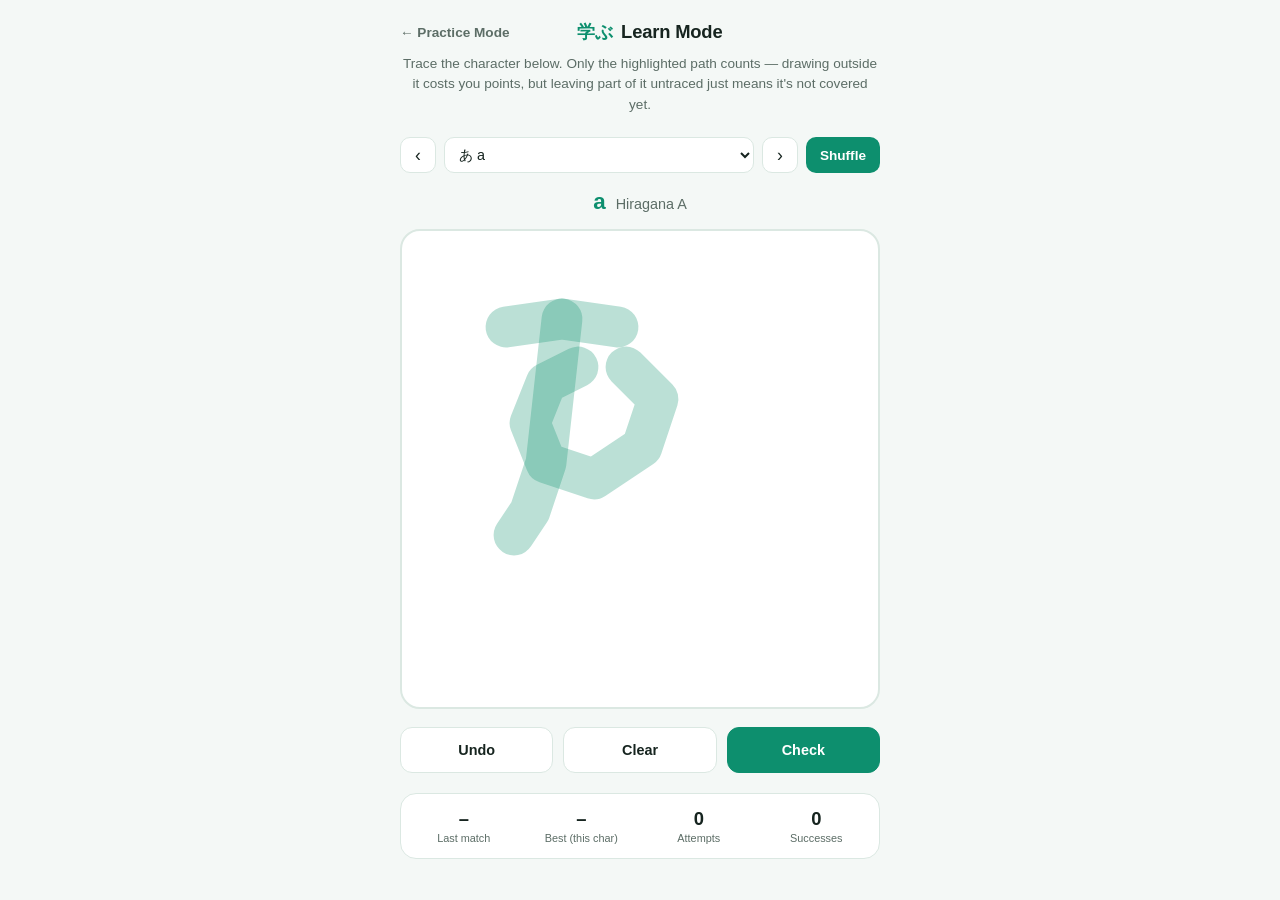
<file: learn.html>
<!DOCTYPE html>
<html lang="en">
<head>
<meta charset="UTF-8">
<meta name="viewport" content="width=device-width, initial-scale=1.0, maximum-scale=1.0, user-scalable=no">
<title>Kana Quest — Learn Mode</title>
<link rel="stylesheet" href="learn.css">
</head>
<body>

<div class="app">

  <header class="top-bar">
    <a href="index.html" class="back-link">← Practice Mode</a>
    <div class="top-bar-title">
      <span class="title-mark">学ぶ</span>
      <h1>Learn Mode</h1>
    </div>
    <div class="top-bar-spacer" aria-hidden="true"></div>
  </header>

  <p class="subtitle">Trace the character below. Only the highlighted path counts — drawing outside it costs you points, but leaving part of it untraced just means it's not covered yet.</p>

  <section class="char-picker">
    <button id="prevBtn" class="step-btn" aria-label="Previous character">‹</button>
    <select id="charSelect" aria-label="Choose a character to trace"></select>
    <button id="nextBtn" class="step-btn" aria-label="Next character">›</button>
    <button id="randomBtn" class="random-btn">Shuffle</button>
  </section>

  <section class="char-info">
    <span id="charReading" class="char-reading">–</span>
    <span id="charName" class="char-name">–</span>
  </section>

  <section class="canvas-section">
    <div class="canvas-wrapper" id="canvasWrapper">
      <canvas id="traceCanvas"></canvas>
      <canvas id="inkCanvas"></canvas>
      <div class="result-banner" id="resultBanner"></div>
    </div>
  </section>

  <section class="controls-row">
    <button id="undoBtn" class="ctrl-btn">Undo</button>
    <button id="clearBtn" class="ctrl-btn">Clear</button>
    <button id="checkBtn" class="ctrl-btn primary">Check</button>
  </section>

  <section class="stats-bar" id="statsBar">
    <div class="stat">
      <span class="stat-value" id="statLast">–</span>
      <span class="stat-label">Last match</span>
    </div>
    <div class="stat">
      <span class="stat-value" id="statBest">–</span>
      <span class="stat-label">Best (this char)</span>
    </div>
    <div class="stat">
      <span class="stat-value" id="statAttempts">0</span>
      <span class="stat-label">Attempts</span>
    </div>
    <div class="stat">
      <span class="stat-value" id="statSuccesses">0</span>
      <span class="stat-label">Successes</span>
    </div>
  </section>

</div>

<script src="data.js"></script>
<script src="learn.js"></script>
</body>
</html>
</file>
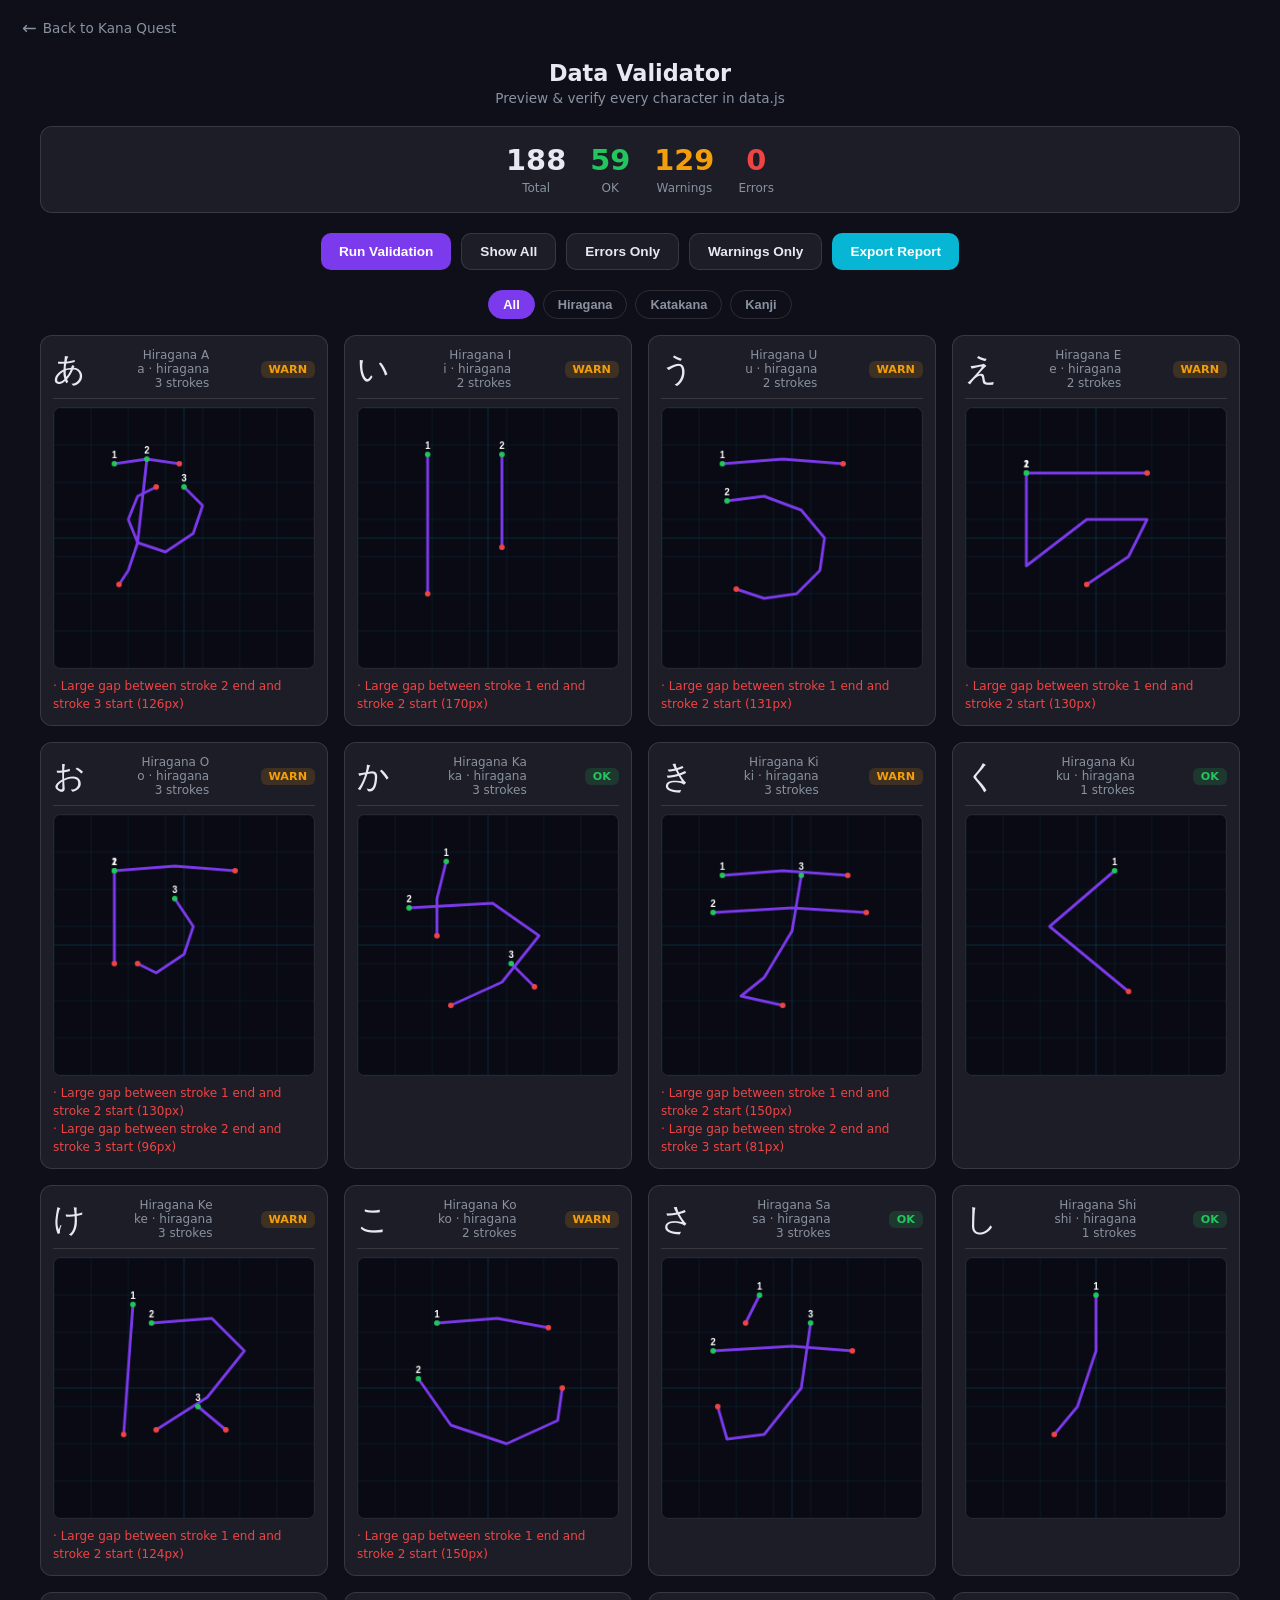
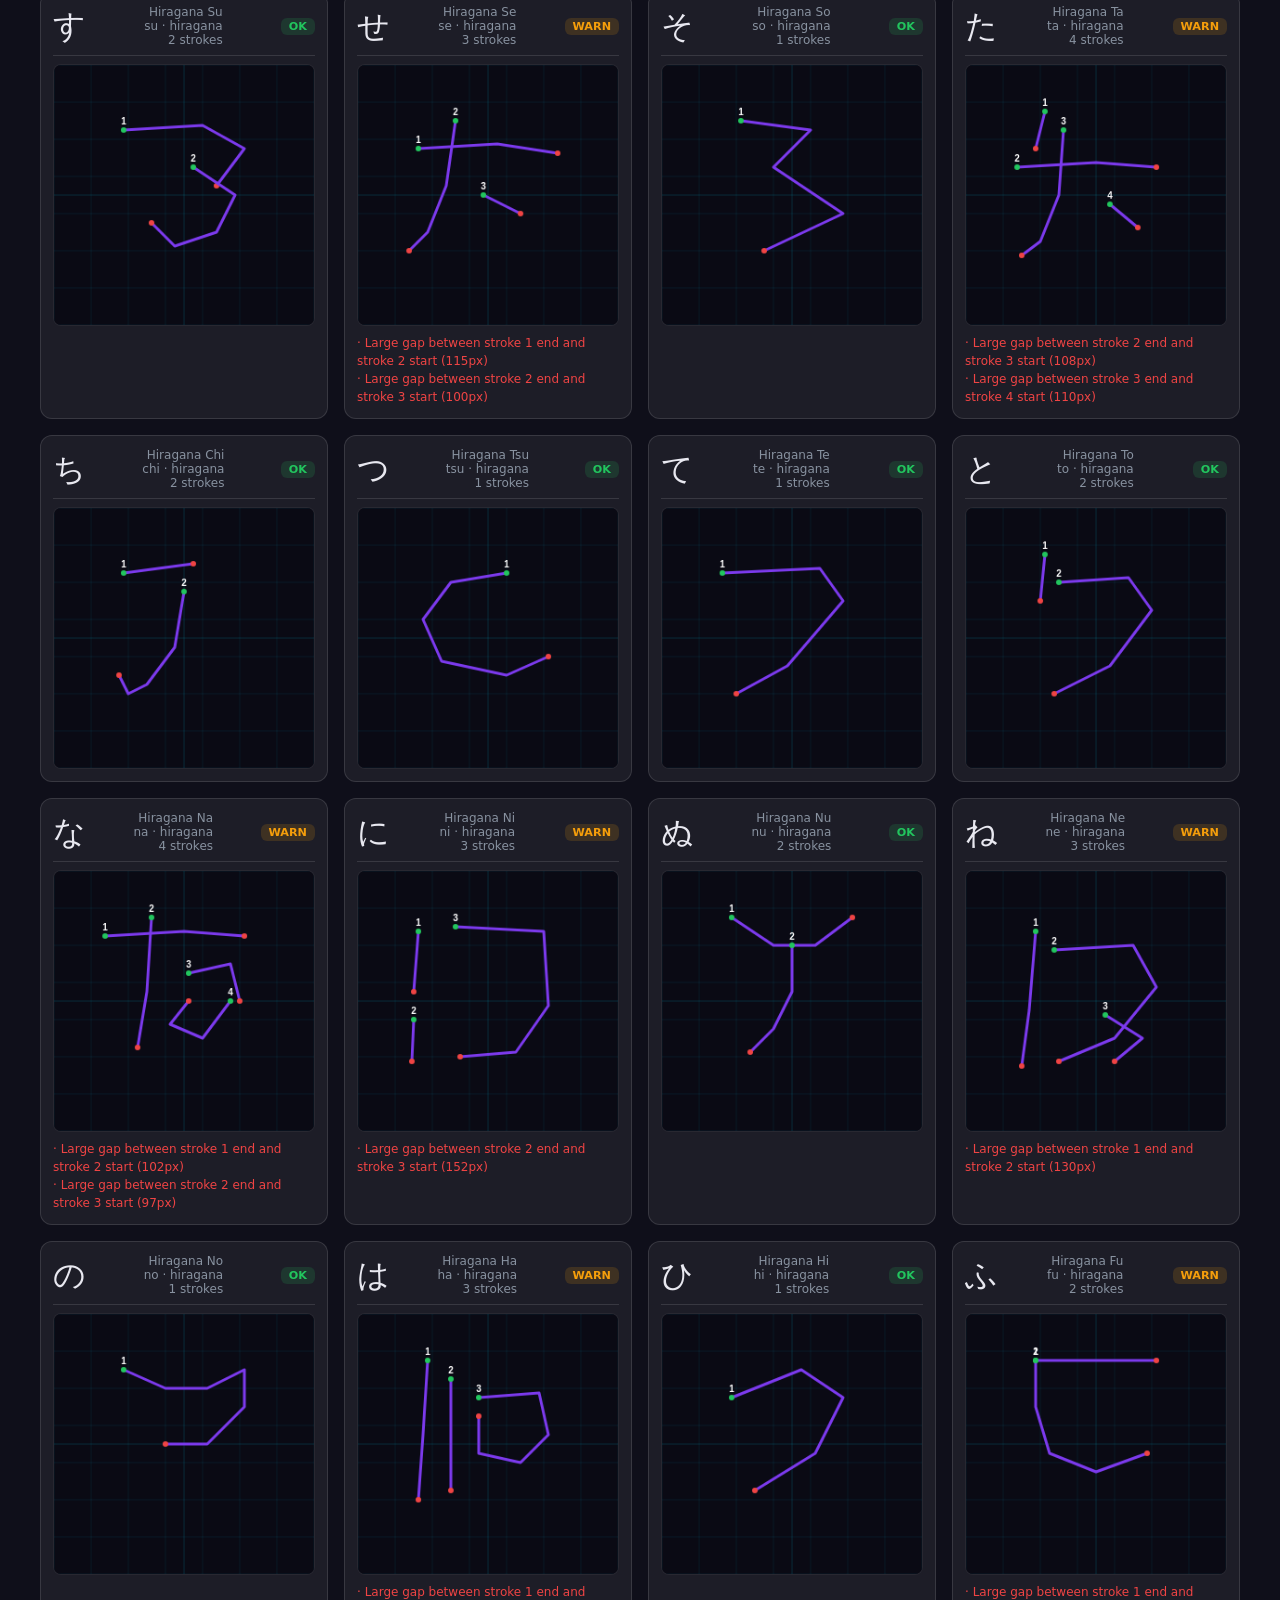
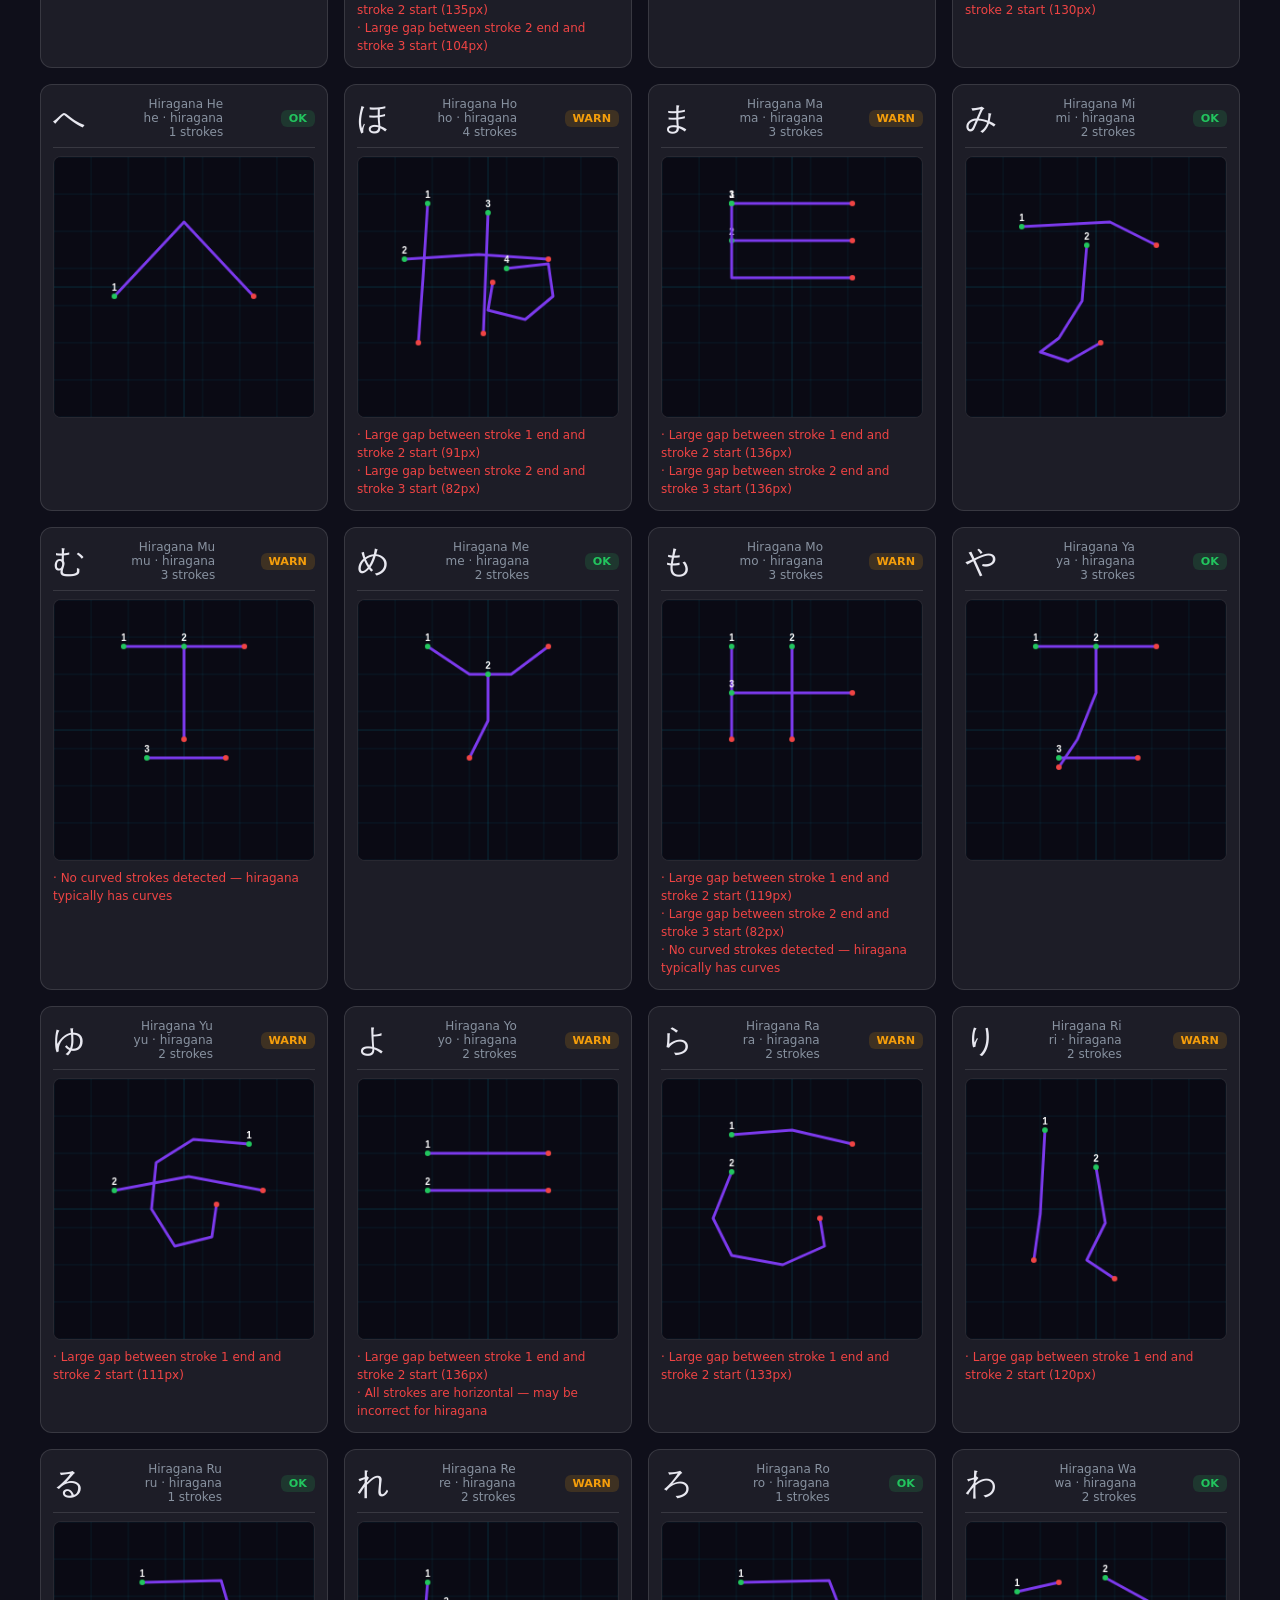
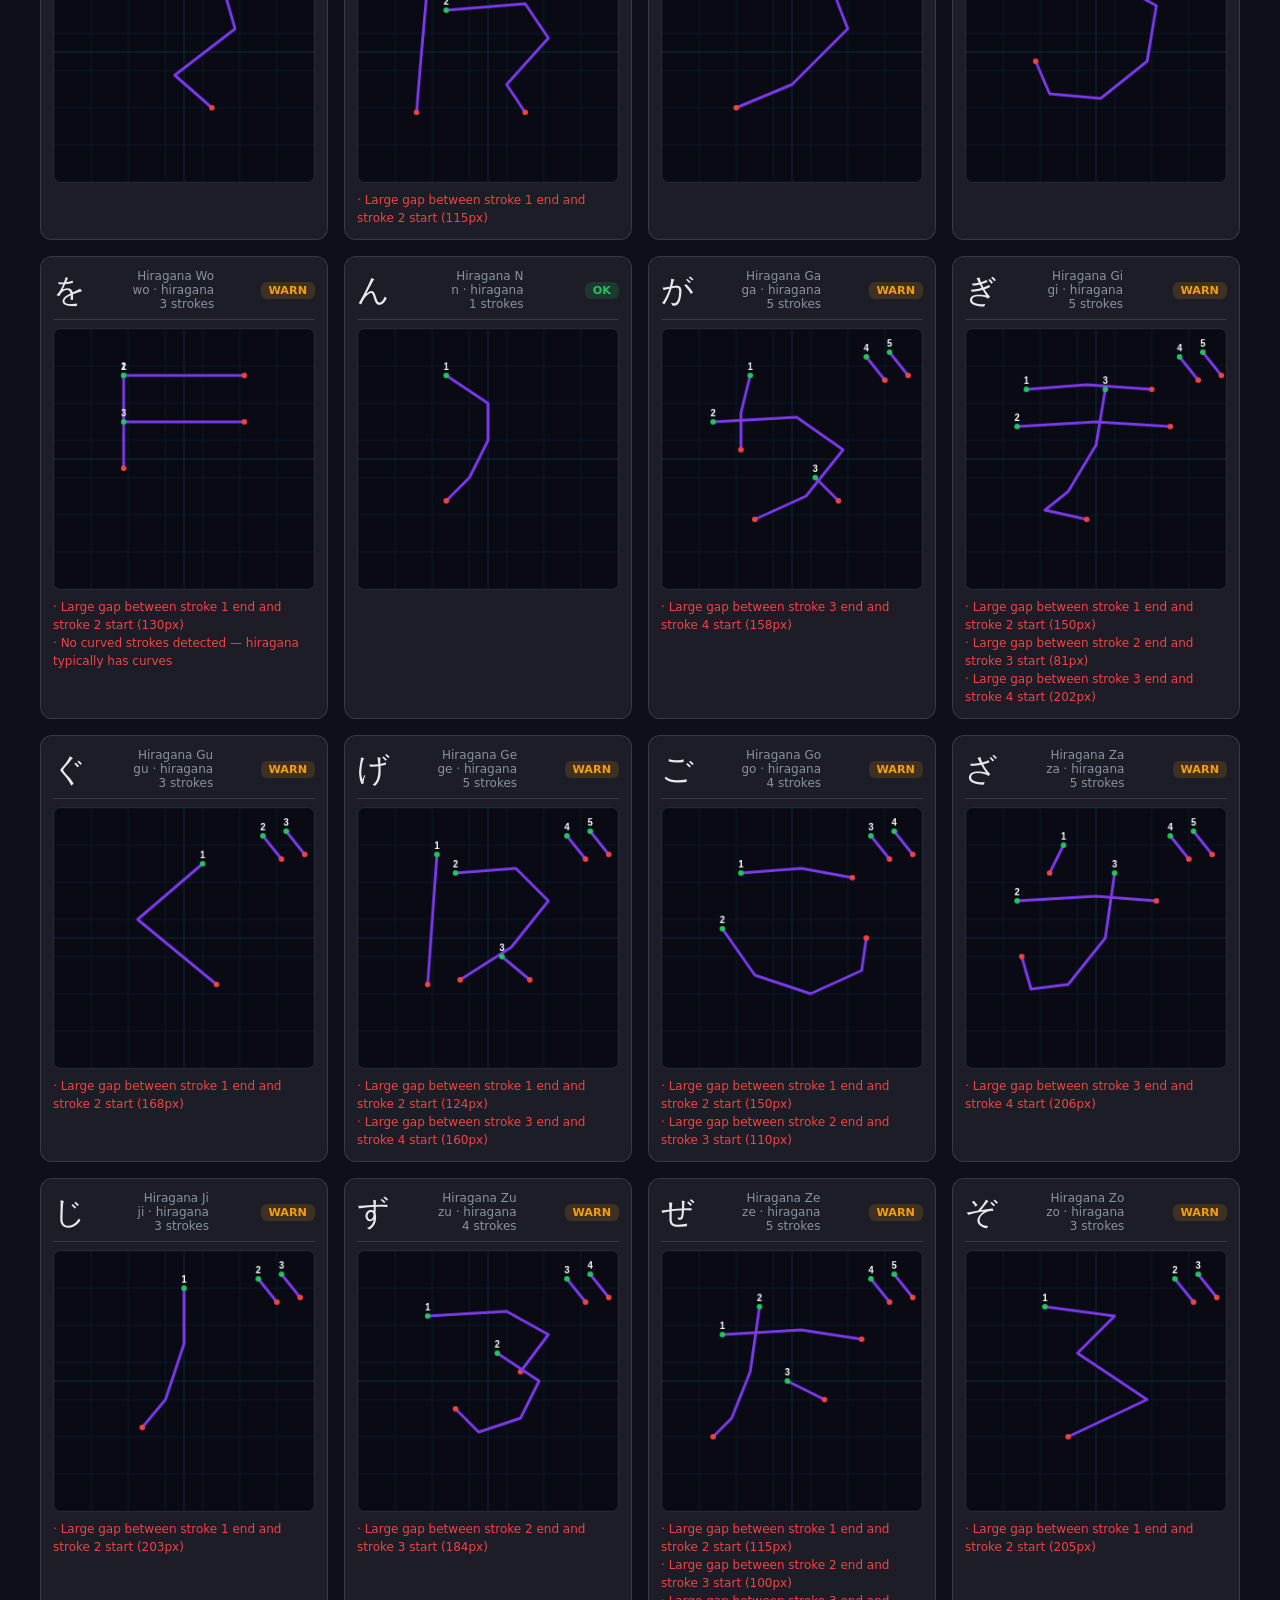
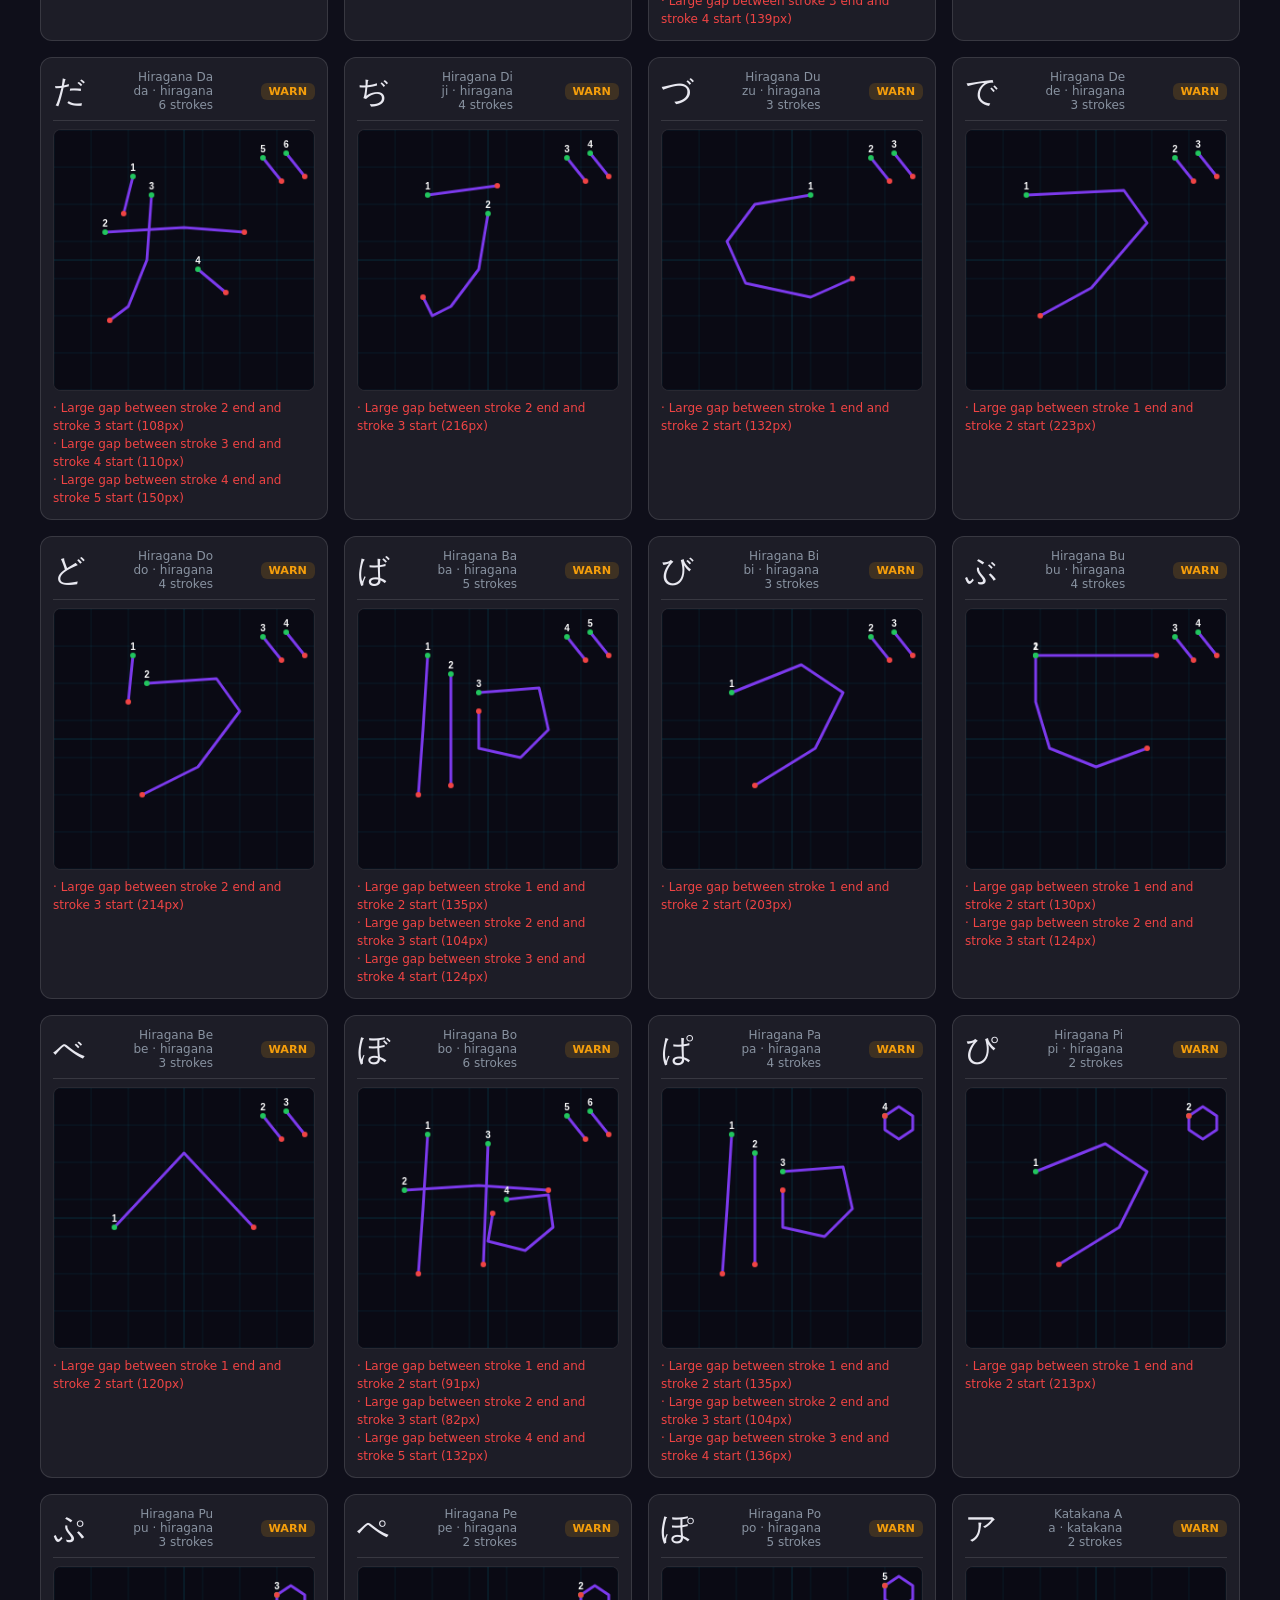
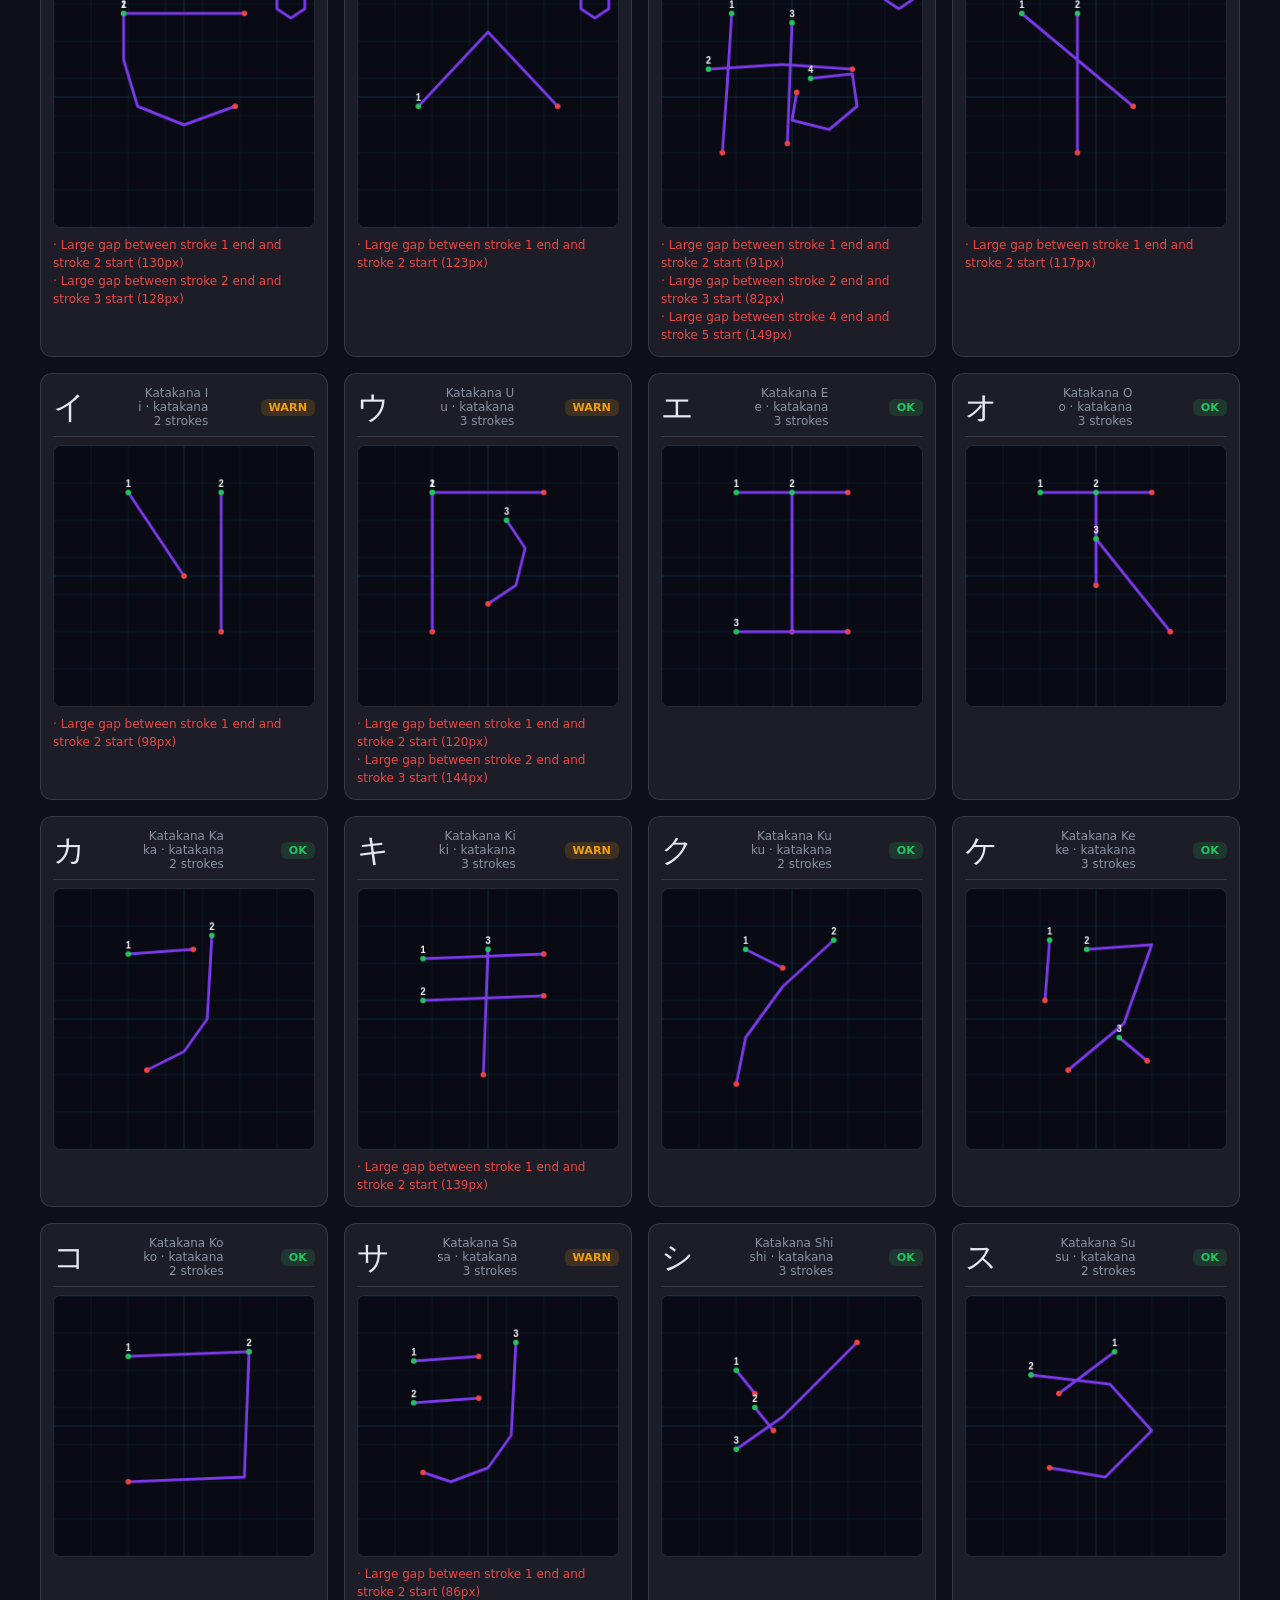
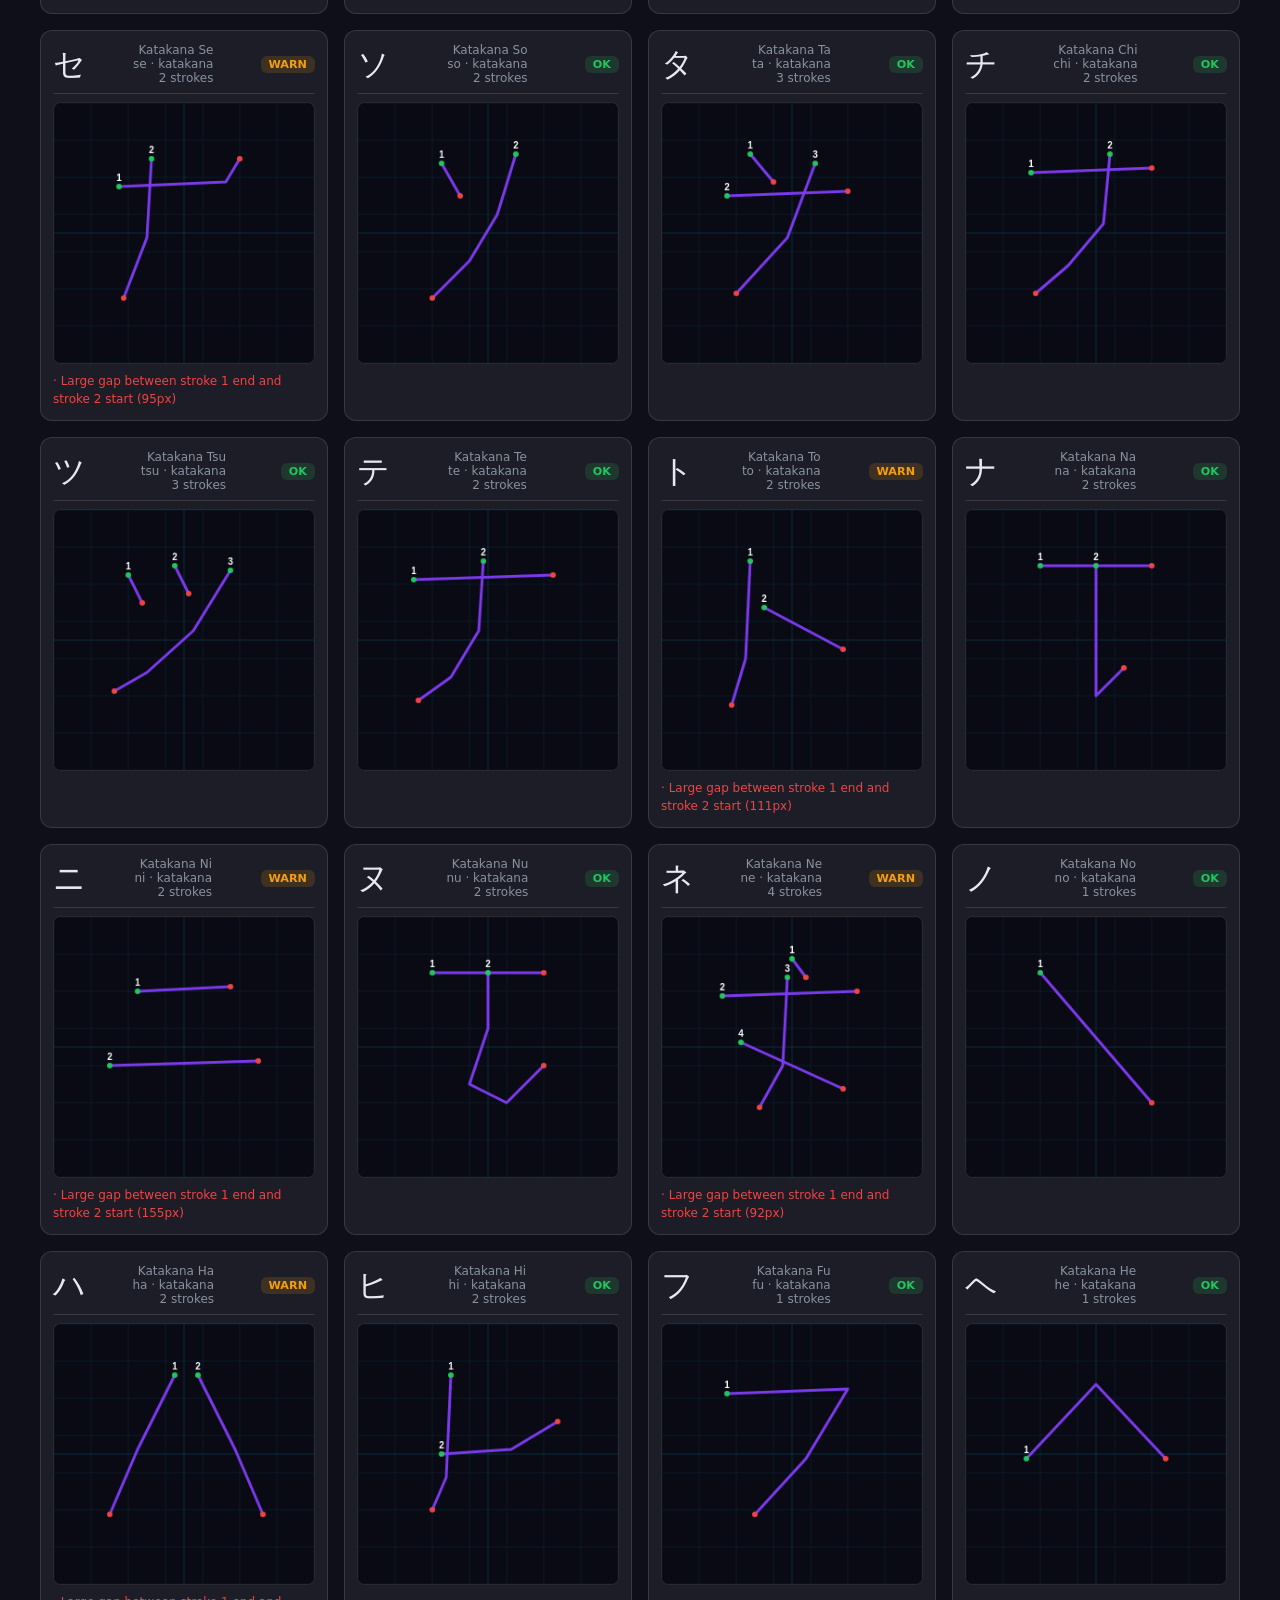
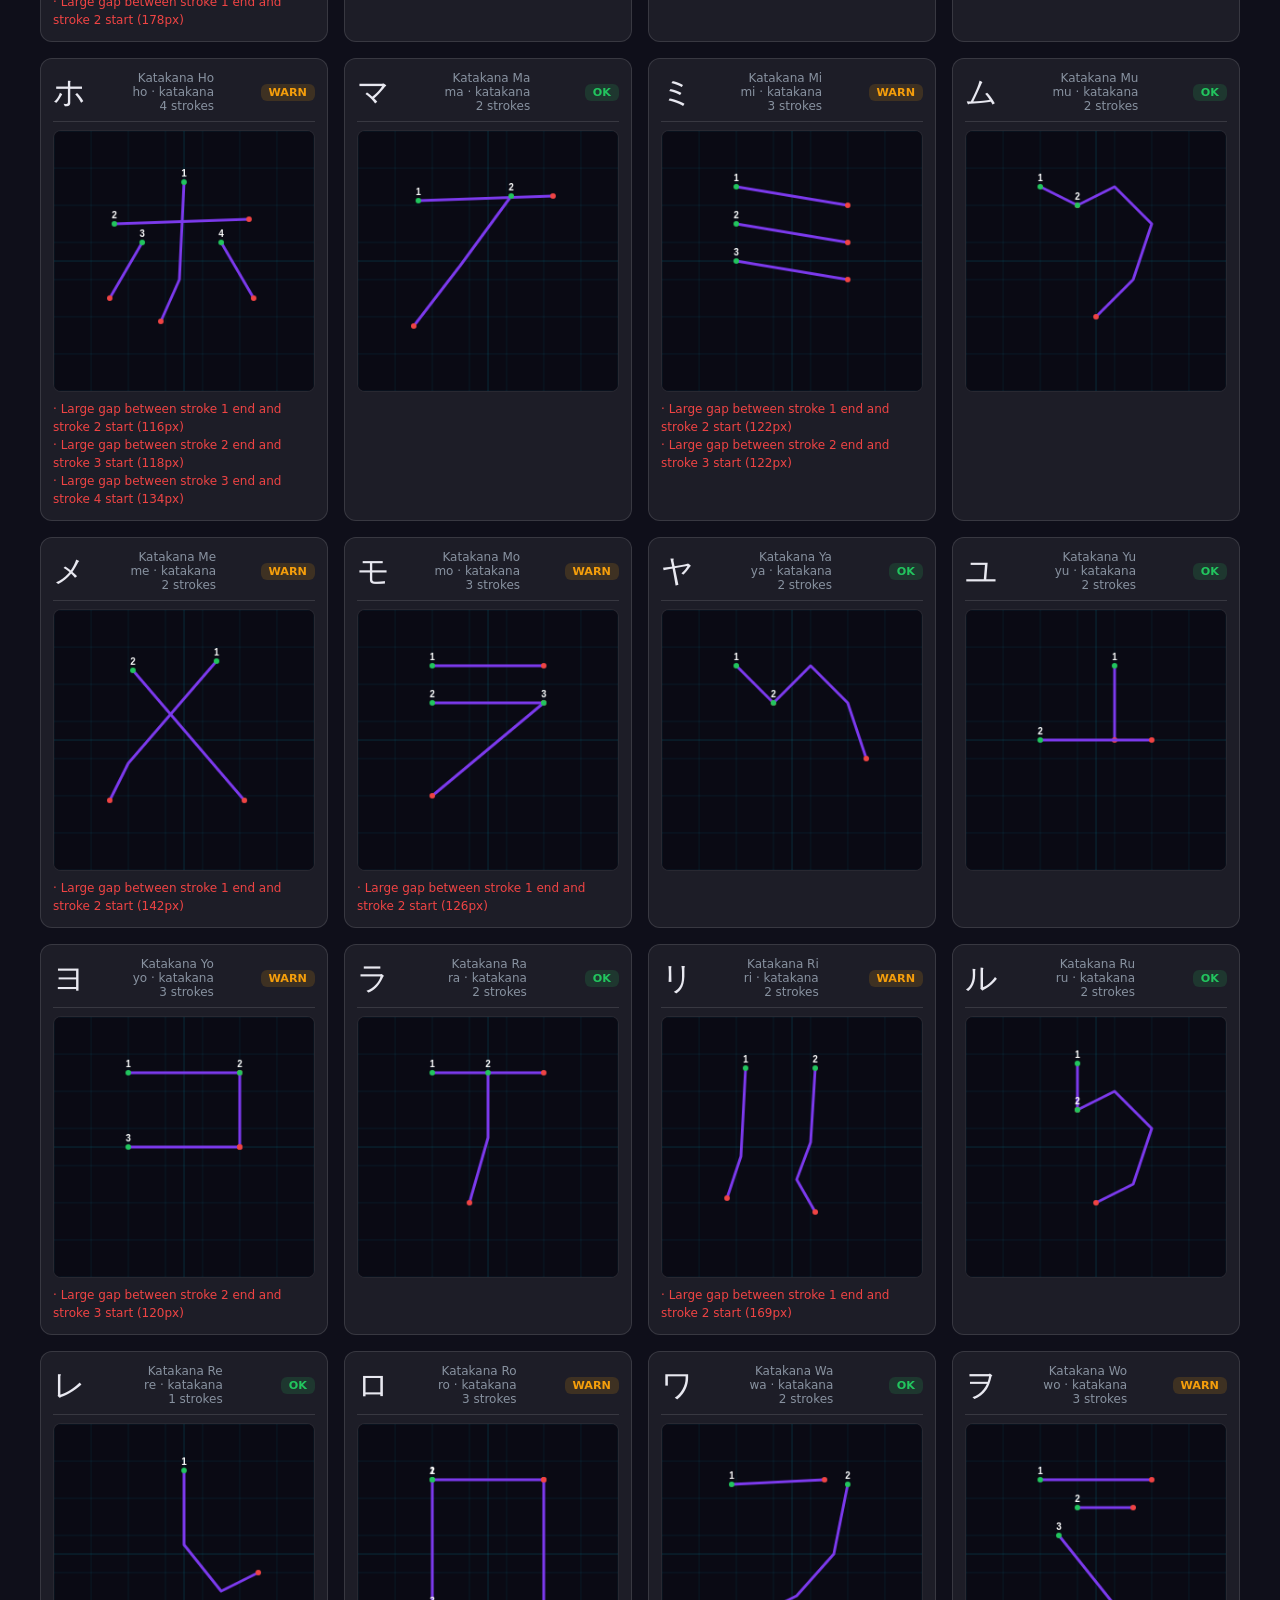
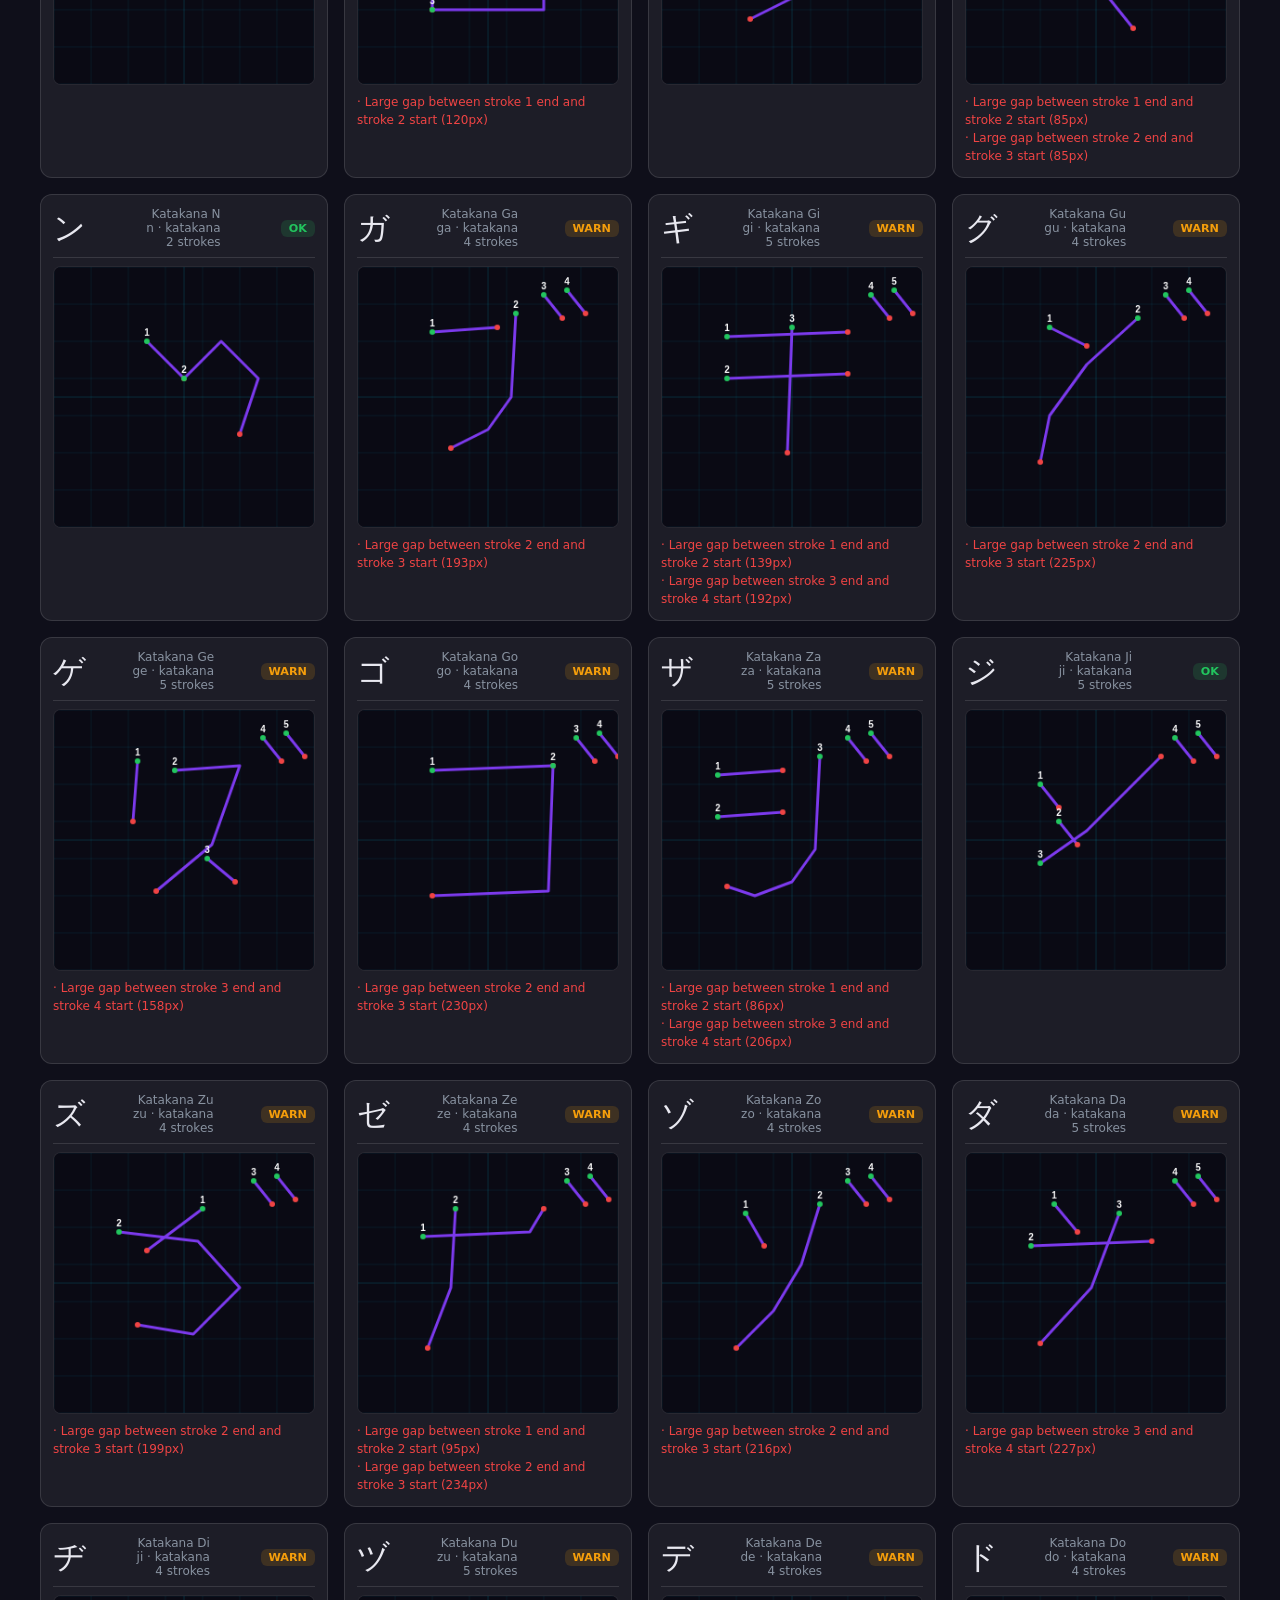
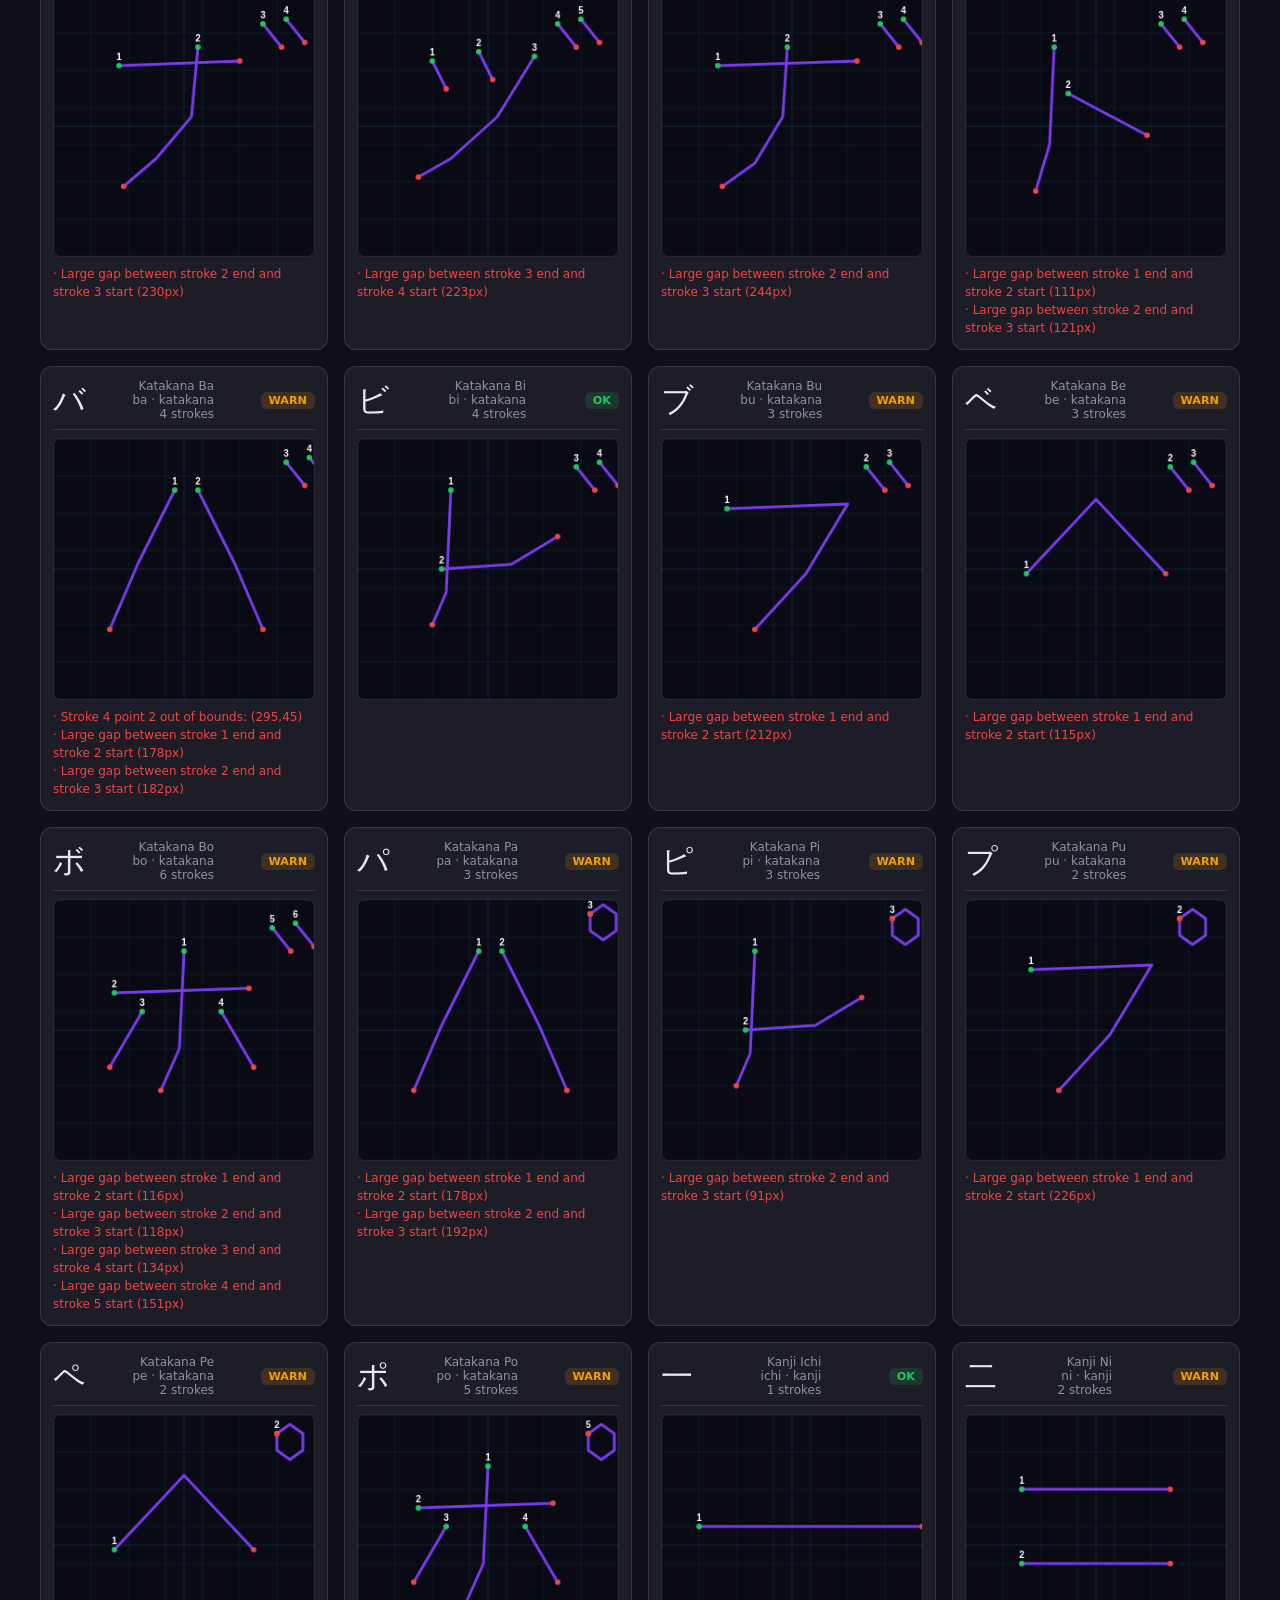
<file: validate-data.html>
<!DOCTYPE html>
<html lang="en">
<head>
<meta charset="UTF-8">
<meta name="viewport" content="width=device-width, initial-scale=1.0">
<title>Kana Quest — Data Validator</title>
<style>
  :root {
    --bg: #0f0f1a;
    --panel: rgba(255,255,255,0.06);
    --border: rgba(255,255,255,0.12);
    --text: #e8e8f0;
    --muted: #8892a0;
    --accent: #7c3aed;
    --accent2: #06b6d4;
    --ok: #22c55e;
    --warn: #f59e0b;
    --err: #ef4444;
  }
  * { box-sizing: border-box; margin: 0; padding: 0; }
  body {
    background: var(--bg);
    color: var(--text);
    font-family: 'Segoe UI', system-ui, sans-serif;
    min-height: 100vh;
    padding: 16px;
    padding-top: 60px;
  }
  h1 { font-size: 1.4rem; margin-bottom: 4px; text-align: center; }
  .subtitle { color: var(--muted); font-size: 0.85rem; margin-bottom: 20px; text-align: center; }
  .wrap { max-width: 1200px; margin: 0 auto; }
  .grid { display: grid; grid-template-columns: repeat(auto-fill, minmax(280px, 1fr)); gap: 16px; }
  .card {
    background: var(--panel);
    border: 1px solid var(--border);
    border-radius: 12px;
    padding: 12px;
    position: relative;
  }
  .card-header {
    display: flex;
    align-items: center;
    justify-content: space-between;
    margin-bottom: 8px;
    padding-bottom: 8px;
    border-bottom: 1px solid var(--border);
  }
  .char-big {
    font-size: 2rem;
    line-height: 1;
  }
  .char-meta {
    font-size: 0.75rem;
    color: var(--muted);
    text-align: right;
  }
  .char-meta span { display: block; }
  .status {
    display: inline-block;
    padding: 2px 8px;
    border-radius: 6px;
    font-size: 0.7rem;
    font-weight: 600;
    text-transform: uppercase;
  }
  .status.ok { background: rgba(34,197,94,0.15); color: var(--ok); }
  .status.warn { background: rgba(245,158,11,0.15); color: var(--warn); }
  .status.err { background: rgba(239,68,68,0.15); color: var(--err); }
  canvas {
    width: 100%;
    height: auto;
    aspect-ratio: 1;
    background: #0a0a14;
    border-radius: 8px;
    border: 1px solid var(--border);
    display: block;
  }
  .issues {
    margin-top: 8px;
    font-size: 0.75rem;
    color: var(--err);
    line-height: 1.5;
  }
  .issues:empty { display: none; }
  .summary {
    background: var(--panel);
    border: 1px solid var(--border);
    border-radius: 12px;
    padding: 16px;
    margin-bottom: 20px;
    display: flex;
    gap: 24px;
    flex-wrap: wrap;
    justify-content: center;
  }
  .summary-item { text-align: center; }
  .summary-item .num { font-size: 1.8rem; font-weight: 700; display: block; }
  .summary-item .label { font-size: 0.75rem; color: var(--muted); }
  .summary-item.ok .num { color: var(--ok); }
  .summary-item.warn .num { color: var(--warn); }
  .summary-item.err .num { color: var(--err); }
  .controls {
    display: flex;
    gap: 10px;
    justify-content: center;
    margin-bottom: 20px;
    flex-wrap: wrap;
  }
  button {
    background: var(--accent);
    color: #fff;
    border: none;
    padding: 10px 18px;
    border-radius: 10px;
    cursor: pointer;
    font-size: 0.85rem;
    font-weight: 600;
    transition: opacity .2s;
  }
  button:hover { opacity: .85; }
  button.secondary { background: var(--panel); border: 1px solid var(--border); color: var(--text); }
  button.accent2 { background: var(--accent2); }
  .filter-group {
    display: flex;
    gap: 8px;
    align-items: center;
    flex-wrap: wrap;
    justify-content: center;
    margin-bottom: 16px;
  }
  .filter-btn {
    background: transparent;
    border: 1px solid var(--border);
    color: var(--muted);
    padding: 6px 14px;
    border-radius: 20px;
    cursor: pointer;
    font-size: 0.8rem;
    transition: all .2s;
  }
  .filter-btn:hover, .filter-btn.active {
    background: var(--accent);
    color: #fff;
    border-color: var(--accent);
  }
  .hidden { display: none !important; }
  .back-link {
    position: fixed;
    top: 12px; left: 12px;
    color: var(--muted);
    text-decoration: none;
    font-size: 0.85rem;
    display: flex;
    align-items: center;
    gap: 6px;
    z-index: 10;
    background: rgba(15,15,26,0.8);
    padding: 6px 10px;
    border-radius: 8px;
    backdrop-filter: blur(4px);
  }
  .back-link:hover { color: var(--text); }
  .back-link::before { content: "\2190"; font-size: 1.1rem; }
  @media (max-width: 600px) {
    h1 { font-size: 1.1rem; }
    .subtitle { font-size: 0.75rem; }
    .grid { grid-template-columns: 1fr; }
    .summary { gap: 16px; }
    .summary-item .num { font-size: 1.4rem; }
  }
</style>
<base target="_blank">
</head>
<body>

<a class="back-link" href="index.html">Back to Kana Quest</a>

<h1>Data Validator</h1>
<div class="subtitle">Preview & verify every character in data.js</div>

<div class="wrap">
  <div class="summary" id="summary">
    <div class="summary-item"><span class="num" id="totalCount">-</span><span class="label">Total</span></div>
    <div class="summary-item ok"><span class="num" id="okCount">-</span><span class="label">OK</span></div>
    <div class="summary-item warn"><span class="num" id="warnCount">-</span><span class="label">Warnings</span></div>
    <div class="summary-item err"><span class="num" id="errCount">-</span><span class="label">Errors</span></div>
  </div>

  <div class="controls">
    <button onclick="validateAll()">Run Validation</button>
    <button class="secondary" onclick="showAll()">Show All</button>
    <button class="secondary" onclick="showOnly('err')">Errors Only</button>
    <button class="secondary" onclick="showOnly('warn')">Warnings Only</button>
    <button class="accent2" onclick="exportReport()">Export Report</button>
  </div>

  <div class="filter-group">
    <button class="filter-btn active" onclick="filterType('all')">All</button>
    <button class="filter-btn" onclick="filterType('hiragana')">Hiragana</button>
    <button class="filter-btn" onclick="filterType('katakana')">Katakana</button>
    <button class="filter-btn" onclick="filterType('kanji')">Kanji</button>
  </div>

  <div class="grid" id="grid"></div>
</div>

<script src="data.js"></script>
<script>
var validationResults = [];

function validateAll() {
  var grid = document.getElementById('grid');
  grid.innerHTML = '';
  validationResults = [];
  var ok = 0, warn = 0, err = 0;

  DATASET.forEach(function(entry, idx) {
    var issues = [];
    var status = 'ok';

    // Check required fields
    if (!entry.char) issues.push('Missing char');
    if (!entry.name) issues.push('Missing name');
    if (!entry.reading) issues.push('Missing reading');
    if (!entry.type) issues.push('Missing type');
    if (entry.expectedStrokes === undefined) issues.push('Missing expectedStrokes');

    // Check type validity
    var validTypes = ['hiragana', 'katakana', 'kanji'];
    if (entry.type && validTypes.indexOf(entry.type) === -1) {
      issues.push('Invalid type: ' + entry.type);
    }

    // Check refStrokes
    if (!entry.refStrokes || !Array.isArray(entry.refStrokes)) {
      issues.push('Missing or invalid refStrokes');
      status = 'err';
    } else {
      // Check stroke count matches
      if (entry.refStrokes.length !== entry.expectedStrokes) {
        issues.push('Stroke count mismatch: expected ' + entry.expectedStrokes + ', got ' + entry.refStrokes.length);
        status = 'warn';
      }

      // Check each stroke
      entry.refStrokes.forEach(function(stroke, si) {
        if (!Array.isArray(stroke) || stroke.length === 0) {
          issues.push('Stroke ' + (si+1) + ' is empty');
          status = 'err';
        } else {
          stroke.forEach(function(pt, pi) {
            if (typeof pt.x !== 'number' || typeof pt.y !== 'number') {
              issues.push('Stroke ' + (si+1) + ' point ' + (pi+1) + ' has invalid coordinates');
              status = 'err';
            }
            if (pt.x < 0 || pt.x > 280 || pt.y < 0 || pt.y > 280) {
              issues.push('Stroke ' + (si+1) + ' point ' + (pi+1) + ' out of bounds: (' + pt.x + ',' + pt.y + ')');
              status = 'warn';
            }
          });

          // Check for duplicate consecutive points
          for (var i = 1; i < stroke.length; i++) {
            if (stroke[i].x === stroke[i-1].x && stroke[i].y === stroke[i-1].y) {
              issues.push('Stroke ' + (si+1) + ' has duplicate consecutive points');
              status = 'warn';
            }
          }
        }
      });

      // Check for strokes that don't connect visually (large gaps between end and next start)
      for (var i = 1; i < entry.refStrokes.length; i++) {
        var prevEnd = entry.refStrokes[i-1][entry.refStrokes[i-1].length - 1];
        var currStart = entry.refStrokes[i][0];
        var dist = Math.sqrt(Math.pow(prevEnd.x - currStart.x, 2) + Math.pow(prevEnd.y - currStart.y, 2));
        if (dist > 80) {
          issues.push('Large gap between stroke ' + i + ' end and stroke ' + (i+1) + ' start (' + Math.round(dist) + 'px)');
          status = 'warn';
        }
      }
    }

    // Check for suspicious patterns
    if (entry.refStrokes && entry.refStrokes.length > 0) {
      // Check if all strokes are straight horizontal lines (suspicious for curved characters)
      var allHorizontal = entry.refStrokes.every(function(s) {
        return s.every(function(p) { return Math.abs(p.y - s[0].y) < 5; });
      });
      if (allHorizontal && entry.refStrokes.length > 1) {
        issues.push('All strokes are horizontal — may be incorrect for ' + entry.type);
        status = 'warn';
      }

      // Check if character is mostly straight lines when it should curve
      var hasCurve = entry.refStrokes.some(function(s) {
        return s.some(function(p, i) {
          if (i < 2) return false;
          var dx1 = s[i-1].x - s[i-2].x, dy1 = s[i-1].y - s[i-2].y;
          var dx2 = p.x - s[i-1].x, dy2 = p.y - s[i-1].y;
          var angle = Math.abs(Math.atan2(dy2, dx2) - Math.atan2(dy1, dx1));
          return angle > 0.3 && angle < Math.PI - 0.3;
        });
      });
      if (!hasCurve && entry.type === 'hiragana' && entry.expectedStrokes > 2) {
        issues.push('No curved strokes detected — hiragana typically has curves');
        status = 'warn';
      }
    }

    if (issues.length === 0) ok++;
    else if (status === 'warn') warn++;
    else err++;

    validationResults.push({ entry: entry, issues: issues, status: status, idx: idx });

    // Create card
    var card = document.createElement('div');
    card.className = 'card';
    card.dataset.type = entry.type;
    card.dataset.status = status;

    var header = document.createElement('div');
    header.className = 'card-header';
    header.innerHTML = '<span class="char-big">' + entry.char + '</span>' +
      '<div class="char-meta">' +
      '<span>' + entry.name + '</span>' +
      '<span>' + entry.reading + ' &middot; ' + entry.type + '</span>' +
      '<span>' + entry.expectedStrokes + ' strokes</span>' +
      '</div>';

    var statusBadge = document.createElement('span');
    statusBadge.className = 'status ' + status;
    statusBadge.textContent = status;
    header.appendChild(statusBadge);
    card.appendChild(header);

    // Canvas
    var cvs = document.createElement('canvas');
    cvs.width = 280;
    cvs.height = 280;
    drawCharacter(cvs, entry);
    card.appendChild(cvs);

    // Issues
    if (issues.length > 0) {
      var issDiv = document.createElement('div');
      issDiv.className = 'issues';
      issDiv.innerHTML = issues.map(function(i) { return '&middot; ' + i; }).join('<br>');
      card.appendChild(issDiv);
    }

    grid.appendChild(card);
  });

  document.getElementById('totalCount').textContent = DATASET.length;
  document.getElementById('okCount').textContent = ok;
  document.getElementById('warnCount').textContent = warn;
  document.getElementById('errCount').textContent = err;
}

function drawCharacter(canvas, entry) {
  var ctx = canvas.getContext('2d');
  var W = canvas.width, H = canvas.height;

  // Background
  ctx.fillStyle = '#0a0a14';
  ctx.fillRect(0, 0, W, H);

  // Grid
  ctx.strokeStyle = 'rgba(6,182,212,0.1)';
  ctx.lineWidth = 1;
  for (var i = 0; i <= W; i += 40) {
    ctx.beginPath(); ctx.moveTo(i, 0); ctx.lineTo(i, H); ctx.stroke();
  }
  for (var i = 0; i <= H; i += 40) {
    ctx.beginPath(); ctx.moveTo(0, i); ctx.lineTo(W, i); ctx.stroke();
  }
  ctx.strokeStyle = 'rgba(6,182,212,0.2)';
  ctx.beginPath(); ctx.moveTo(W/2, 0); ctx.lineTo(W/2, H); ctx.stroke();
  ctx.beginPath(); ctx.moveTo(0, H/2); ctx.lineTo(W, H/2); ctx.stroke();

  if (!entry.refStrokes) return;

  entry.refStrokes.forEach(function(stroke, si) {
    if (!stroke || stroke.length === 0) return;

    // Draw stroke path
    ctx.beginPath();
    ctx.strokeStyle = '#7c3aed';
    ctx.lineWidth = 3;
    ctx.lineCap = 'round';
    ctx.lineJoin = 'round';
    stroke.forEach(function(p, i) {
      if (i === 0) ctx.moveTo(p.x, p.y);
      else ctx.lineTo(p.x, p.y);
    });
    ctx.stroke();

    // Start dot
    ctx.fillStyle = '#22c55e';
    ctx.beginPath();
    ctx.arc(stroke[0].x, stroke[0].y, 3, 0, Math.PI * 2);
    ctx.fill();

    // End dot
    ctx.fillStyle = '#ef4444';
    ctx.beginPath();
    ctx.arc(stroke[stroke.length - 1].x, stroke[stroke.length - 1].y, 3, 0, Math.PI * 2);
    ctx.fill();

    // Stroke number
    ctx.fillStyle = '#fff';
    ctx.font = 'bold 10px sans-serif';
    ctx.textAlign = 'center';
    ctx.fillText(si + 1, stroke[0].x, stroke[0].y - 6);
  });
}

function showAll() {
  document.querySelectorAll('.card').forEach(function(c) { c.classList.remove('hidden'); });
}

function showOnly(status) {
  document.querySelectorAll('.card').forEach(function(c) {
    c.classList.toggle('hidden', c.dataset.status !== status);
  });
}

function filterType(type) {
  document.querySelectorAll('.filter-btn').forEach(function(b) { b.classList.remove('active'); });
  event.target.classList.add('active');

  document.querySelectorAll('.card').forEach(function(c) {
    if (type === 'all') {
      c.classList.remove('hidden');
    } else {
      c.classList.toggle('hidden', c.dataset.type !== type);
    }
  });
}

function exportReport() {
  var report = validationResults.map(function(r) {
    return {
      char: r.entry.char,
      name: r.entry.name,
      reading: r.entry.reading,
      type: r.entry.type,
      expectedStrokes: r.entry.expectedStrokes,
      actualStrokes: r.entry.refStrokes ? r.entry.refStrokes.length : 0,
      status: r.status,
      issues: r.issues
    };
  });

  var blob = new Blob([JSON.stringify(report, null, 2)], { type: 'application/json' });
  var url = URL.createObjectURL(blob);
  var a = document.createElement('a');
  a.href = url;
  a.download = 'validation-report.json';
  a.click();
  URL.revokeObjectURL(url);
}

// Auto-run on load
window.onload = validateAll;
</script>
</body>
</html>
</file>
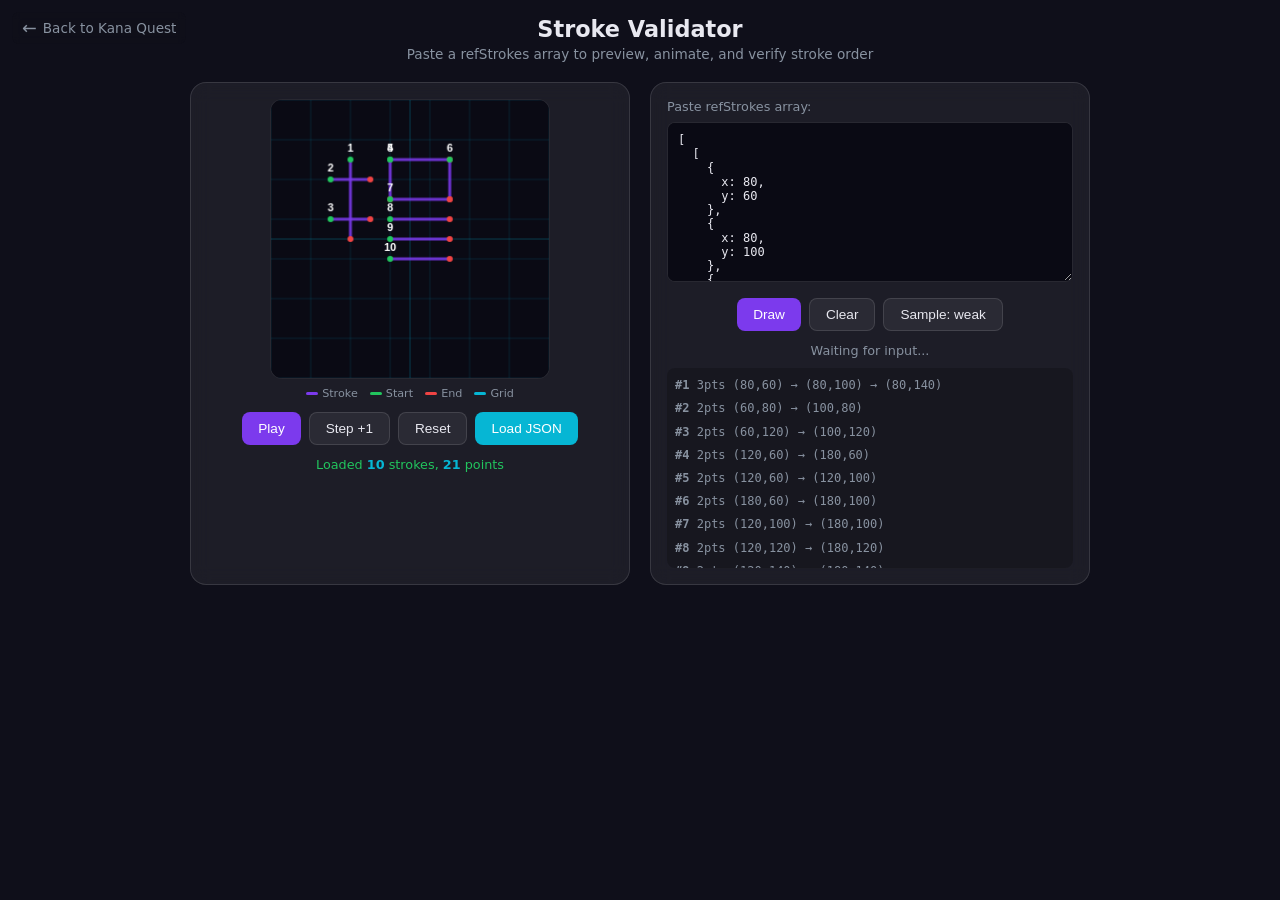
<file: validate.html>
<!DOCTYPE html>
<html lang="en">
<head>
<meta charset="UTF-8">
<meta name="viewport" content="width=device-width, initial-scale=1.0">
<title>Kana Quest — Stroke Validator</title>
<style>
  :root {
    --bg: #0f0f1a;
    --panel: rgba(255,255,255,0.06);
    --border: rgba(255,255,255,0.12);
    --text: #e8e8f0;
    --muted: #8892a0;
    --accent: #7c3aed;
    --accent2: #06b6d4;
    --ok: #22c55e;
    --warn: #f59e0b;
  }
  * { box-sizing: border-box; margin: 0; padding: 0; }
  body {
    background: var(--bg);
    color: var(--text);
    font-family: 'Segoe UI', system-ui, sans-serif;
    min-height: 100vh;
    display: flex;
    flex-direction: column;
    align-items: center;
    padding: 16px;
  }
  h1 { font-size: 1.4rem; margin-bottom: 4px; }
  .subtitle { color: var(--muted); font-size: 0.85rem; margin-bottom: 20px; text-align: center; }
  .wrap { display: flex; gap: 20px; flex-wrap: wrap; justify-content: center; width: 100%; max-width: 900px; }
  .panel {
    background: var(--panel);
    border: 1px solid var(--border);
    border-radius: 16px;
    padding: 16px;
    backdrop-filter: blur(10px);
    flex: 1;
    min-width: 300px;
    max-width: 100%;
  }
  canvas {
    background: #0a0a14;
    border-radius: 12px;
    border: 1px solid var(--border);
    display: block;
    width: 100%;
    max-width: 280px;
    height: auto;
    aspect-ratio: 1;
    margin: 0 auto;
  }
  .controls {
    margin-top: 12px;
    display: flex;
    gap: 8px;
    flex-wrap: wrap;
    justify-content: center;
  }
  button {
    background: var(--accent);
    color: #fff;
    border: none;
    padding: 8px 16px;
    border-radius: 8px;
    cursor: pointer;
    font-size: 0.85rem;
    transition: opacity .2s;
    touch-action: manipulation;
  }
  button:hover { opacity: .85; }
  button:active { transform: scale(0.97); }
  button.secondary { background: var(--panel); border: 1px solid var(--border); color: var(--text); }
  button.accent2 { background: var(--accent2); }
  .info {
    margin-top: 10px;
    font-size: 0.8rem;
    color: var(--muted);
    line-height: 1.5;
    text-align: center;
  }
  .info b { color: var(--accent2); }
  .stroke-list {
    max-height: 200px;
    overflow-y: auto;
    font-family: 'Fira Code', monospace;
    font-size: 0.75rem;
    color: var(--muted);
    line-height: 1.6;
    margin-top: 8px;
    padding: 8px;
    background: rgba(0,0,0,0.2);
    border-radius: 8px;
  }
  .stroke-list div { margin-bottom: 4px; word-break: break-all; }
  input[type="file"] { display: none; }
  .legend {
    display: flex;
    gap: 12px;
    font-size: 0.7rem;
    color: var(--muted);
    margin-top: 8px;
    justify-content: center;
    flex-wrap: wrap;
  }
  .legend span { display: flex; align-items: center; gap: 4px; }
  .legend i {
    display: inline-block;
    width: 12px; height: 3px;
    border-radius: 2px;
    flex-shrink: 0;
  }
  .back-link {
    position: fixed;
    top: 12px; left: 12px;
    color: var(--muted);
    text-decoration: none;
    font-size: 0.85rem;
    display: flex;
    align-items: center;
    gap: 6px;
    transition: color .2s;
    z-index: 10;
    background: rgba(15,15,26,0.8);
    padding: 6px 10px;
    border-radius: 8px;
    backdrop-filter: blur(4px);
  }
  .back-link:hover { color: var(--text); }
  .back-link::before { content: "\2190"; font-size: 1.1rem; }
  textarea {
    width: 100%; height: 160px;
    background: #0a0a14;
    border: 1px solid var(--border);
    border-radius: 8px;
    color: var(--text);
    font-family: 'Fira Code', monospace;
    font-size: 0.75rem;
    padding: 10px;
    resize: vertical;
  }
  @media (max-width: 600px) {
    h1 { font-size: 1.1rem; }
    .subtitle { font-size: 0.75rem; }
    body { padding: 12px; padding-top: 50px; }
    .panel { min-width: 100%; padding: 12px; }
    button { padding: 10px 14px; font-size: 0.8rem; }
    .back-link { font-size: 0.75rem; top: 8px; left: 8px; }
  }
</style>
<base target="_blank">
</head>
<body>

<a class="back-link" href="index.html">Back to Kana Quest</a>

<h1>Stroke Validator</h1>
<div class="subtitle">Paste a refStrokes array to preview, animate, and verify stroke order</div>

<div class="wrap">
  <!-- Canvas Panel -->
  <div class="panel">
    <canvas id="preview" width="280" height="280"></canvas>
    <div class="legend">
      <span><i style="background:#7c3aed"></i>Stroke</span>
      <span><i style="background:#22c55e"></i>Start</span>
      <span><i style="background:#ef4444"></i>End</span>
      <span><i style="background:#06b6d4"></i>Grid</span>
    </div>
    <div class="controls">
      <button onclick="playAnimation()">Play</button>
      <button class="secondary" onclick="stepStroke()">Step +1</button>
      <button class="secondary" onclick="resetCanvas()">Reset</button>
      <button class="accent2" onclick="document.getElementById('fileIn').click()">Load JSON</button>
      <input type="file" id="fileIn" accept=".json,.js,.txt" onchange="loadFile(event)">
    </div>
    <div class="info" id="info">Paste a <b>refStrokes</b> array into the box</div>
  </div>

  <!-- Input Panel -->
  <div class="panel">
    <div style="font-size:0.8rem;color:var(--muted);margin-bottom:8px;">Paste refStrokes array:</div>
    <textarea id="input" spellcheck="false" placeholder="[{x:80,y:60},{x:140,y:60},...],
[{x:80,y:100},...]"></textarea>
    <div class="controls">
      <button onclick="parseAndDraw()">Draw</button>
      <button class="secondary" onclick="clearInput()">Clear</button>
      <button class="secondary" onclick="loadSample()">Sample: weak</button>
    </div>
    <div class="info" id="parseInfo">Waiting for input...</div>
    <div class="stroke-list" id="strokeList"></div>
  </div>
</div>

<script>
const canvas = document.getElementById('preview');
const ctx = canvas.getContext('2d');
const W = canvas.width, H = canvas.height;
let strokes = [];
let animIndex = 0;
let animTimer = null;

// Default sample: weak (the one you provided)
const SAMPLE = [
  [{x:80,y:60},{x:80,y:100},{x:80,y:140}],
  [{x:60,y:80},{x:100,y:80}],
  [{x:60,y:120},{x:100,y:120}],
  [{x:120,y:60},{x:180,y:60}],
  [{x:120,y:60},{x:120,y:100}],
  [{x:180,y:60},{x:180,y:100}],
  [{x:120,y:100},{x:180,y:100}],
  [{x:120,y:120},{x:180,y:120}],
  [{x:120,y:140},{x:180,y:140}],
  [{x:120,y:160},{x:180,y:160}]
];

function drawGrid() {
  ctx.strokeStyle = 'rgba(6,182,212,0.15)';
  ctx.lineWidth = 1;
  for (let i = 0; i <= W; i += 40) {
    ctx.beginPath(); ctx.moveTo(i,0); ctx.lineTo(i,H); ctx.stroke();
  }
  for (let i = 0; i <= H; i += 40) {
    ctx.beginPath(); ctx.moveTo(0,i); ctx.lineTo(W,i); ctx.stroke();
  }
  ctx.strokeStyle = 'rgba(6,182,212,0.3)';
  ctx.beginPath(); ctx.moveTo(W/2,0); ctx.lineTo(W/2,H); ctx.stroke();
  ctx.beginPath(); ctx.moveTo(0,H/2); ctx.lineTo(W,H/2); ctx.stroke();
}

function clearCanvas() {
  ctx.fillStyle = '#0a0a14';
  ctx.fillRect(0,0,W,H);
  drawGrid();
}

function drawStrokes(upTo, highlight) {
  upTo = upTo === undefined ? strokes.length : upTo;
  highlight = highlight === undefined ? -1 : highlight;
  clearCanvas();
  strokes.forEach(function(stroke, si) {
    if (si >= upTo) return;
    var isHL = (si === highlight);
    ctx.lineCap = 'round';
    ctx.lineJoin = 'round';

    ctx.beginPath();
    ctx.strokeStyle = isHL ? '#f59e0b' : '#7c3aed';
    ctx.lineWidth = isHL ? 5 : 3;
    ctx.globalAlpha = isHL ? 1 : 0.85;
    stroke.forEach(function(p, i) {
      if (i === 0) ctx.moveTo(p.x, p.y);
      else ctx.lineTo(p.x, p.y);
    });
    ctx.stroke();
    ctx.globalAlpha = 1;

    ctx.fillStyle = '#22c55e';
    ctx.beginPath();
    ctx.arc(stroke[0].x, stroke[0].y, isHL ? 5 : 3, 0, Math.PI*2);
    ctx.fill();

    ctx.fillStyle = '#ef4444';
    ctx.beginPath();
    ctx.arc(stroke[stroke.length-1].x, stroke[stroke.length-1].y, isHL ? 5 : 3, 0, Math.PI*2);
    ctx.fill();

    ctx.fillStyle = '#fff';
    ctx.font = 'bold 11px sans-serif';
    ctx.textAlign = 'center';
    ctx.fillText(si + 1, stroke[0].x, stroke[0].y - 8);
  });
}

function parseInput(text) {
  var m = text.match(/\[([\s\S]*)\]/);
  if (!m) return null;
  var inner = m[1];
  inner = inner.replace(/([{,]\s*)([a-zA-Z_][a-zA-Z0-9_]*)\s*:/g, '$1"$2":');
  inner = inner.replace(/'/g, '"');
  inner = inner.replace(/,(\s*[}\]])/g, '$1');
  try {
    return JSON.parse('[' + inner + ']');
  } catch(e) {
    return manualParse(text);
  }
}

function manualParse(text) {
  var result = [];
  var strokeRegex = /\[\s*(\{[^{}]*\})\s*(?:,\s*(\{[^{}]*\})\s*)*\]/g;
  var match;
  while ((match = strokeRegex.exec(text)) !== null) {
    var block = match[0];
    var points = [];
    var ptRegex = /\{\s*x\s*:\s*([\d.]+)\s*,\s*y\s*:\s*([\d.]+)\s*\}/g;
    var pt;
    while ((pt = ptRegex.exec(block)) !== null) {
      points.push({x: parseFloat(pt[1]), y: parseFloat(pt[2])});
    }
    if (points.length) result.push(points);
  }
  return result.length ? result : null;
}

function parseAndDraw() {
  var raw = document.getElementById('input').value.trim();
  if (!raw) { updateInfo('Paste something first!', 'warn'); return; }
  var parsed = parseInput(raw);
  if (!parsed || !parsed.length) {
    updateInfo('Could not parse strokes. Check format.', 'warn');
    return;
  }
  strokes = parsed;
  animIndex = strokes.length;
  var totalPts = 0;
  for (var i = 0; i < strokes.length; i++) totalPts += strokes[i].length;
  updateInfo('Loaded <b>' + strokes.length + '</b> strokes, <b>' + totalPts + '</b> points', 'ok');
  updateStrokeList();
  drawStrokes();
}

function updateInfo(html, type) {
  var el = document.getElementById('info');
  el.innerHTML = html;
  el.style.color = type === 'warn' ? '#f59e0b' : type === 'ok' ? '#22c55e' : '#8892a0';
}

function updateStrokeList() {
  var el = document.getElementById('strokeList');
  if (!strokes.length) { el.innerHTML = ''; return; }
  var html = '';
  for (var i = 0; i < strokes.length; i++) {
    var s = strokes[i];
    html += '<div><b>#' + (i+1) + '</b> ' + s.length + 'pts ';
    for (var j = 0; j < s.length; j++) {
      html += '(' + s[j].x + ',' + s[j].y + ')';
      if (j < s.length - 1) html += ' \u2192 ';
    }
    html += '</div>';
  }
  el.innerHTML = html;
}

function playAnimation() {
  if (!strokes.length) return;
  resetCanvas();
  animIndex = 0;
  if (animTimer) clearInterval(animTimer);
  animTimer = setInterval(function() {
    animIndex++;
    drawStrokes(animIndex, animIndex - 1);
    if (animIndex >= strokes.length) clearInterval(animTimer);
  }, 400);
}

function stepStroke() {
  if (!strokes.length) return;
  if (animIndex < strokes.length) {
    animIndex++;
    drawStrokes(animIndex, animIndex - 1);
  } else {
    animIndex = 0;
    resetCanvas();
  }
}

function resetCanvas() {
  if (animTimer) clearInterval(animTimer);
  animIndex = strokes.length;
  drawStrokes();
}

function clearInput() {
  document.getElementById('input').value = '';
  strokes = [];
  clearCanvas();
  updateInfo('Waiting for input...', 'muted');
  document.getElementById('strokeList').innerHTML = '';
}

function loadSample() {
  var txt = JSON.stringify(SAMPLE, null, 2).replace(/"/g, '');
  document.getElementById('input').value = txt;
  parseAndDraw();
}

function loadFile(e) {
  var file = e.target.files[0];
  if (!file) return;
  var reader = new FileReader();
  reader.onload = function(ev) {
    document.getElementById('input').value = ev.target.result;
    parseAndDraw();
  };
  reader.readAsText(file);
}

// Init
clearCanvas();
loadSample();
</script>
</body>
</html>
</file>
<file: learn.css>
:root {
  --bg: #f4f8f6;
  --panel: #ffffff;
  --text: #16241f;
  --text-secondary: #5c6d66;
  --accent: #0d8f6e;
  --accent-hover: #0a7359;
  --accent-light: #e3f5ee;
  --accent-soft: #0d8f6e2e;
  --border: #dbe8e2;
  --danger: #e0563f;
  --success: #0d8f6e;
}

* { box-sizing: border-box; margin: 0; padding: 0; }

body {
  background: var(--bg);
  color: var(--text);
  font-family: -apple-system, BlinkMacSystemFont, 'Segoe UI', Roboto, 'Helvetica Neue', Arial, sans-serif;
  min-height: 100vh;
  padding: 20px 16px 40px;
}

.app { max-width: 480px; margin: 0 auto; }

/* ---- Header ---- */
.top-bar {
  display: flex;
  align-items: center;
  justify-content: space-between;
  margin-bottom: 6px;
}

.back-link {
  color: var(--text-secondary);
  text-decoration: none;
  font-size: 0.85rem;
  font-weight: 600;
  white-space: nowrap;
}
.back-link:hover { color: var(--accent); }

.top-bar-title {
  display: flex;
  align-items: baseline;
  gap: 8px;
}
.title-mark {
  font-family: 'Noto Sans JP', 'Hiragino Sans', 'Yu Gothic', sans-serif;
  font-size: 1.1rem;
  color: var(--accent);
  font-weight: 700;
}
.top-bar h1 {
  font-size: 1.15rem;
  font-weight: 700;
  letter-spacing: -0.01em;
}
.top-bar-spacer { width: 90px; }

.subtitle {
  color: var(--text-secondary);
  font-size: 0.85rem;
  line-height: 1.5;
  text-align: center;
  margin: 10px 0 22px;
}

/* ---- Character picker ---- */
.char-picker {
  display: flex;
  align-items: center;
  gap: 8px;
  margin-bottom: 16px;
}

.step-btn {
  width: 36px;
  height: 36px;
  flex-shrink: 0;
  border: 1px solid var(--border);
  background: var(--panel);
  border-radius: 10px;
  font-size: 1.1rem;
  color: var(--text);
  cursor: pointer;
}
.step-btn:hover { border-color: var(--accent); color: var(--accent); }

#charSelect {
  flex: 1;
  height: 36px;
  border: 1px solid var(--border);
  background: var(--panel);
  border-radius: 10px;
  padding: 0 10px;
  font-size: 0.9rem;
  color: var(--text);
  font-family: inherit;
}

.random-btn {
  height: 36px;
  padding: 0 14px;
  border: none;
  border-radius: 10px;
  background: var(--accent);
  color: #fff;
  font-size: 0.85rem;
  font-weight: 600;
  cursor: pointer;
  white-space: nowrap;
}
.random-btn:hover { background: var(--accent-hover); }

/* ---- Character info ---- */
.char-info {
  display: flex;
  align-items: baseline;
  justify-content: center;
  gap: 10px;
  margin-bottom: 14px;
}
.char-reading {
  font-size: 1.4rem;
  font-weight: 700;
  color: var(--accent);
}
.char-name {
  font-size: 0.9rem;
  color: var(--text-secondary);
}

/* ---- Canvas ---- */
.canvas-section { margin-bottom: 18px; }

.canvas-wrapper {
  position: relative;
  width: 100%;
  aspect-ratio: 1 / 1;
  background: var(--panel);
  border: 2px solid var(--border);
  border-radius: 20px;
  overflow: hidden;
  touch-action: none;
}

#traceCanvas, #inkCanvas {
  position: absolute;
  top: 0;
  left: 0;
  width: 100%;
  height: 100%;
}
#traceCanvas { z-index: 1; }
#inkCanvas { z-index: 2; }

.result-banner {
  position: absolute;
  left: 50%;
  bottom: 14px;
  transform: translateX(-50%) translateY(12px);
  z-index: 3;
  padding: 8px 18px;
  border-radius: 999px;
  font-size: 0.9rem;
  font-weight: 700;
  color: #fff;
  opacity: 0;
  pointer-events: none;
  transition: opacity 0.25s ease, transform 0.25s ease;
  white-space: nowrap;
}
.result-banner.show {
  opacity: 1;
  transform: translateX(-50%) translateY(0);
}
.result-banner.success { background: var(--success); }
.result-banner.fail { background: var(--danger); }

/* ---- Controls ---- */
.controls-row {
  display: flex;
  gap: 10px;
  margin-bottom: 20px;
}

.ctrl-btn {
  flex: 1;
  height: 46px;
  border: 1px solid var(--border);
  background: var(--panel);
  color: var(--text);
  border-radius: 12px;
  font-size: 0.9rem;
  font-weight: 600;
  cursor: pointer;
}
.ctrl-btn:hover { border-color: var(--accent); }
.ctrl-btn.primary {
  background: var(--accent);
  border-color: var(--accent);
  color: #fff;
}
.ctrl-btn.primary:hover { background: var(--accent-hover); }
.ctrl-btn:active { transform: scale(0.97); }

/* ---- Stats ---- */
.stats-bar {
  display: grid;
  grid-template-columns: repeat(4, 1fr);
  gap: 8px;
  background: var(--panel);
  border: 1px solid var(--border);
  border-radius: 16px;
  padding: 14px 8px;
}

.stat {
  display: flex;
  flex-direction: column;
  align-items: center;
  gap: 2px;
}
.stat-value {
  font-size: 1.15rem;
  font-weight: 700;
  color: var(--text);
}
.stat-label {
  font-size: 0.68rem;
  color: var(--text-secondary);
  text-align: center;
}

@media (max-width: 380px) {
  .stat-value { font-size: 1rem; }
  .stat-label { font-size: 0.62rem; }
}
</file>
